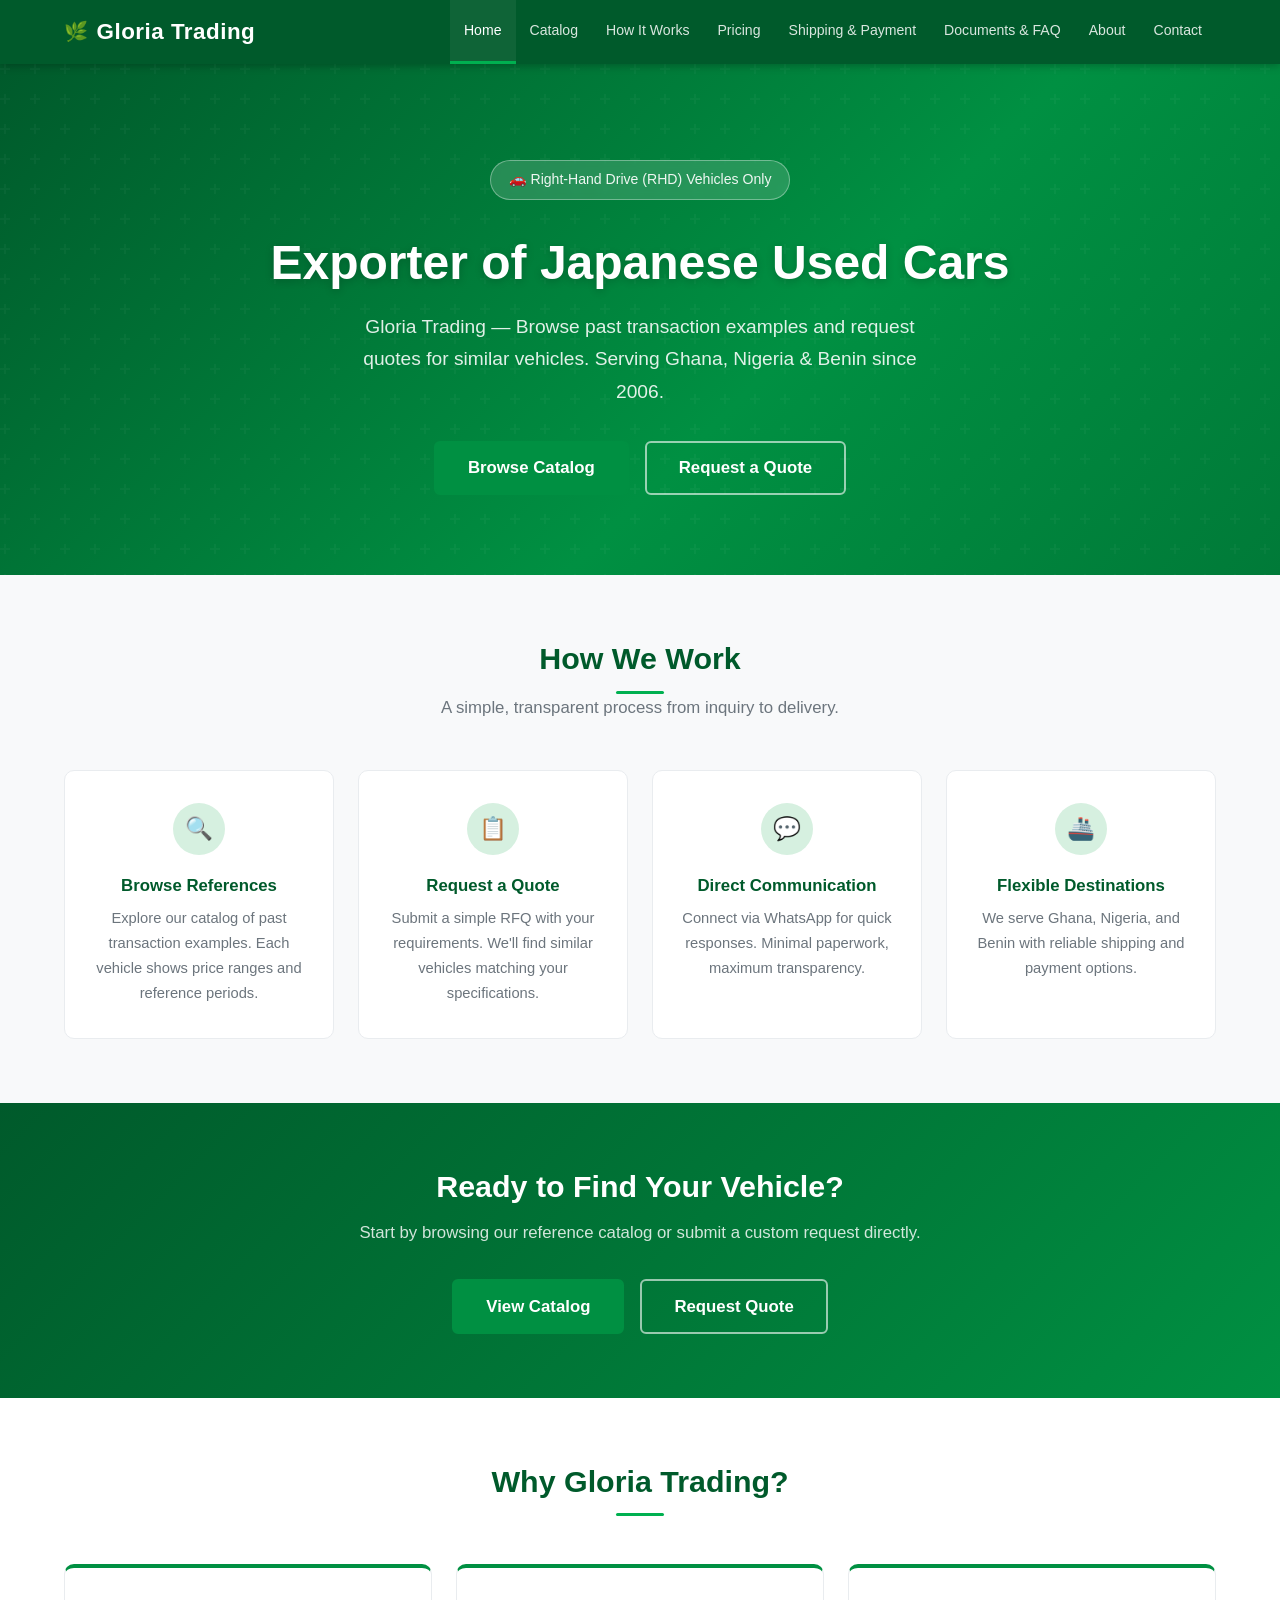
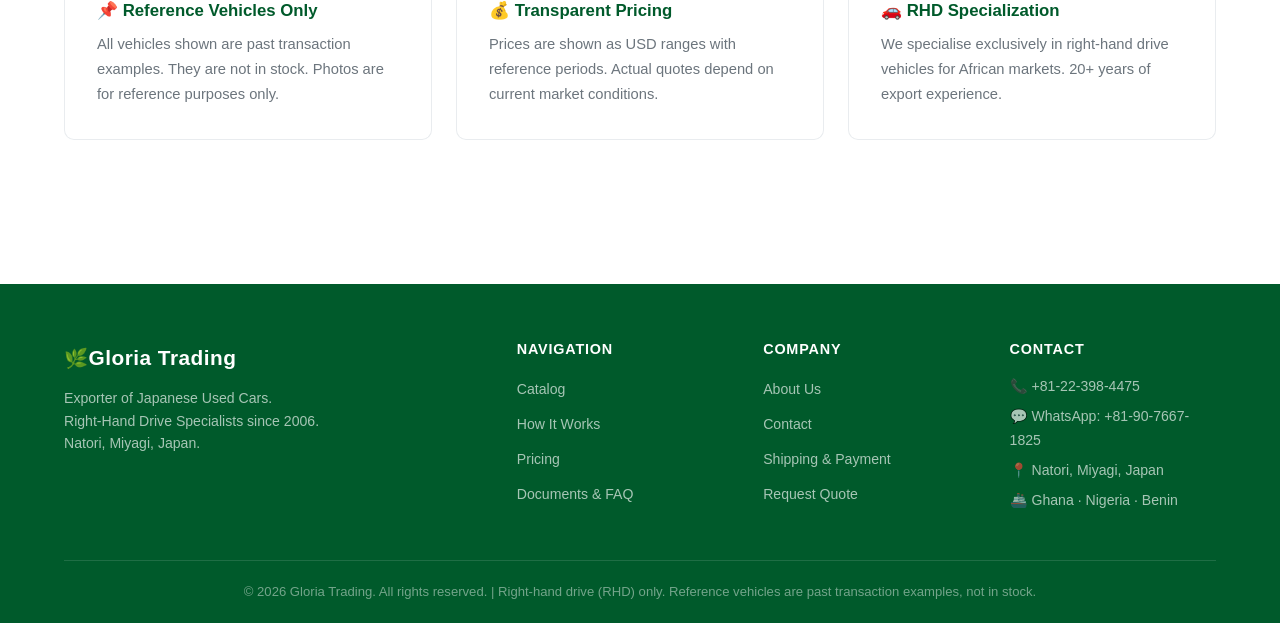
<file: index.html>
<!DOCTYPE html>
<html lang="en">
<head>
  <meta charset="UTF-8">
  <meta name="viewport" content="width=device-width, initial-scale=1.0">
  <meta name="description" content="Gloria Trading — Exporter of Japanese Used Cars. Browse past transaction examples and request quotes for right-hand drive vehicles.">
  <title>Gloria Trading — Exporter of Japanese Used Cars</title>
  <link rel="stylesheet" href="css/style.css">
</head>
<body>

  <!-- ===== HEADER ===== -->
  <header class="site-header">
    <nav class="navbar">
      <div class="container">
        <div class="navbar-brand">
          <a href="index.html" class="logo">Gloria Trading</a>
        </div>
        <button class="navbar-toggle" id="navToggle" aria-label="Menu">
          <span></span><span></span><span></span>
        </button>
        <ul class="navbar-menu" id="navMenu">
          <li><a href="index.html" class="active">Home</a></li>
          <li><a href="catalog.html">Catalog</a></li>
          <li><a href="how-it-works.html">How It Works</a></li>
          <li><a href="pricing.html">Pricing</a></li>
          <li><a href="shipping-payment.html">Shipping &amp; Payment</a></li>
          <li><a href="documents-faq.html">Documents &amp; FAQ</a></li>
          <li><a href="about.html">About</a></li>
          <li><a href="contact.html">Contact</a></li>
        </ul>
      </div>
    </nav>
  </header>

  <main>

    <!-- ===== HERO ===== -->
    <section class="hero">
      <div class="container">
        <div class="hero-content">
          <p class="disclaimer-badge">🚗 Right-Hand Drive (RHD) Vehicles Only</p>
          <h1>Exporter of Japanese Used Cars</h1>
          <p class="hero-subtitle">Gloria Trading — Browse past transaction examples and request quotes for similar vehicles. Serving Ghana, Nigeria &amp; Benin since 2006.</p>
          <div class="hero-actions">
            <a href="catalog.html" class="btn btn-primary btn-lg">Browse Catalog</a>
            <a href="rfq.html" class="btn btn-outline btn-lg">Request a Quote</a>
          </div>
        </div>
      </div>
    </section>

    <!-- ===== HOW WE WORK ===== -->
    <section class="features">
      <div class="container">
        <div class="section-title">
          <h2>How We Work</h2>
          <div class="section-divider"></div>
          <p>A simple, transparent process from inquiry to delivery.</p>
        </div>
        <div class="features-grid">
          <div class="feature-card">
            <div class="feature-icon">🔍</div>
            <h3>Browse References</h3>
            <p>Explore our catalog of past transaction examples. Each vehicle shows price ranges and reference periods.</p>
          </div>
          <div class="feature-card">
            <div class="feature-icon">📋</div>
            <h3>Request a Quote</h3>
            <p>Submit a simple RFQ with your requirements. We'll find similar vehicles matching your specifications.</p>
          </div>
          <div class="feature-card">
            <div class="feature-icon">💬</div>
            <h3>Direct Communication</h3>
            <p>Connect via WhatsApp for quick responses. Minimal paperwork, maximum transparency.</p>
          </div>
          <div class="feature-card">
            <div class="feature-icon">🚢</div>
            <h3>Flexible Destinations</h3>
            <p>We serve Ghana, Nigeria, and Benin with reliable shipping and payment options.</p>
          </div>
        </div>
      </div>
    </section>

    <!-- ===== CTA ===== -->
    <section class="cta-section">
      <div class="container">
        <h2>Ready to Find Your Vehicle?</h2>
        <p>Start by browsing our reference catalog or submit a custom request directly.</p>
        <div class="cta-buttons">
          <a href="catalog.html" class="btn btn-primary btn-lg">View Catalog</a>
          <a href="rfq.html" class="btn btn-outline btn-lg">Request Quote</a>
        </div>
      </div>
    </section>

    <!-- ===== INFO ===== -->
    <section class="info-section">
      <div class="container">
        <div class="section-title">
          <h2>Why Gloria Trading?</h2>
          <div class="section-divider"></div>
        </div>
        <div class="info-grid">
          <div class="info-box">
            <h3>📌 Reference Vehicles Only</h3>
            <p>All vehicles shown are past transaction examples. They are not in stock. Photos are for reference purposes only.</p>
          </div>
          <div class="info-box">
            <h3>💰 Transparent Pricing</h3>
            <p>Prices are shown as USD ranges with reference periods. Actual quotes depend on current market conditions.</p>
          </div>
          <div class="info-box">
            <h3>🚗 RHD Specialization</h3>
            <p>We specialise exclusively in right-hand drive vehicles for African markets. 20+ years of export experience.</p>
          </div>
        </div>
      </div>
    </section>

  </main>

  <!-- ===== FOOTER ===== -->
  <footer class="site-footer">
    <div class="container">
      <div class="footer-content">
        <div class="footer-brand">
          <a href="index.html" class="logo">Gloria Trading</a>
          <p>Exporter of Japanese Used Cars.<br>Right-Hand Drive Specialists since 2006.<br>Natori, Miyagi, Japan.</p>
        </div>
        <div class="footer-section">
          <h4>Navigation</h4>
          <ul>
            <li><a href="catalog.html">Catalog</a></li>
            <li><a href="how-it-works.html">How It Works</a></li>
            <li><a href="pricing.html">Pricing</a></li>
            <li><a href="documents-faq.html">Documents &amp; FAQ</a></li>
          </ul>
        </div>
        <div class="footer-section">
          <h4>Company</h4>
          <ul>
            <li><a href="about.html">About Us</a></li>
            <li><a href="contact.html">Contact</a></li>
            <li><a href="shipping-payment.html">Shipping &amp; Payment</a></li>
            <li><a href="rfq.html">Request Quote</a></li>
          </ul>
        </div>
        <div class="footer-section">
          <h4>Contact</h4>
          <p>📞 +81-22-398-4475</p>
          <p>💬 WhatsApp: +81-90-7667-1825</p>
          <p>📍 Natori, Miyagi, Japan</p>
          <p>🚢 Ghana · Nigeria · Benin</p>
        </div>
      </div>
      <div class="footer-bottom">
        <p>&copy; 2026 Gloria Trading. All rights reserved. | Right-hand drive (RHD) only. Reference vehicles are past transaction examples, not in stock.</p>
      </div>
    </div>
  </footer>

  <script>
    // Mobile nav toggle
    document.getElementById('navToggle').addEventListener('click', function() {
      document.getElementById('navMenu').classList.toggle('open');
    });
  </script>
  <script src="js/main.js"></script>
</body>
</html>
</file>
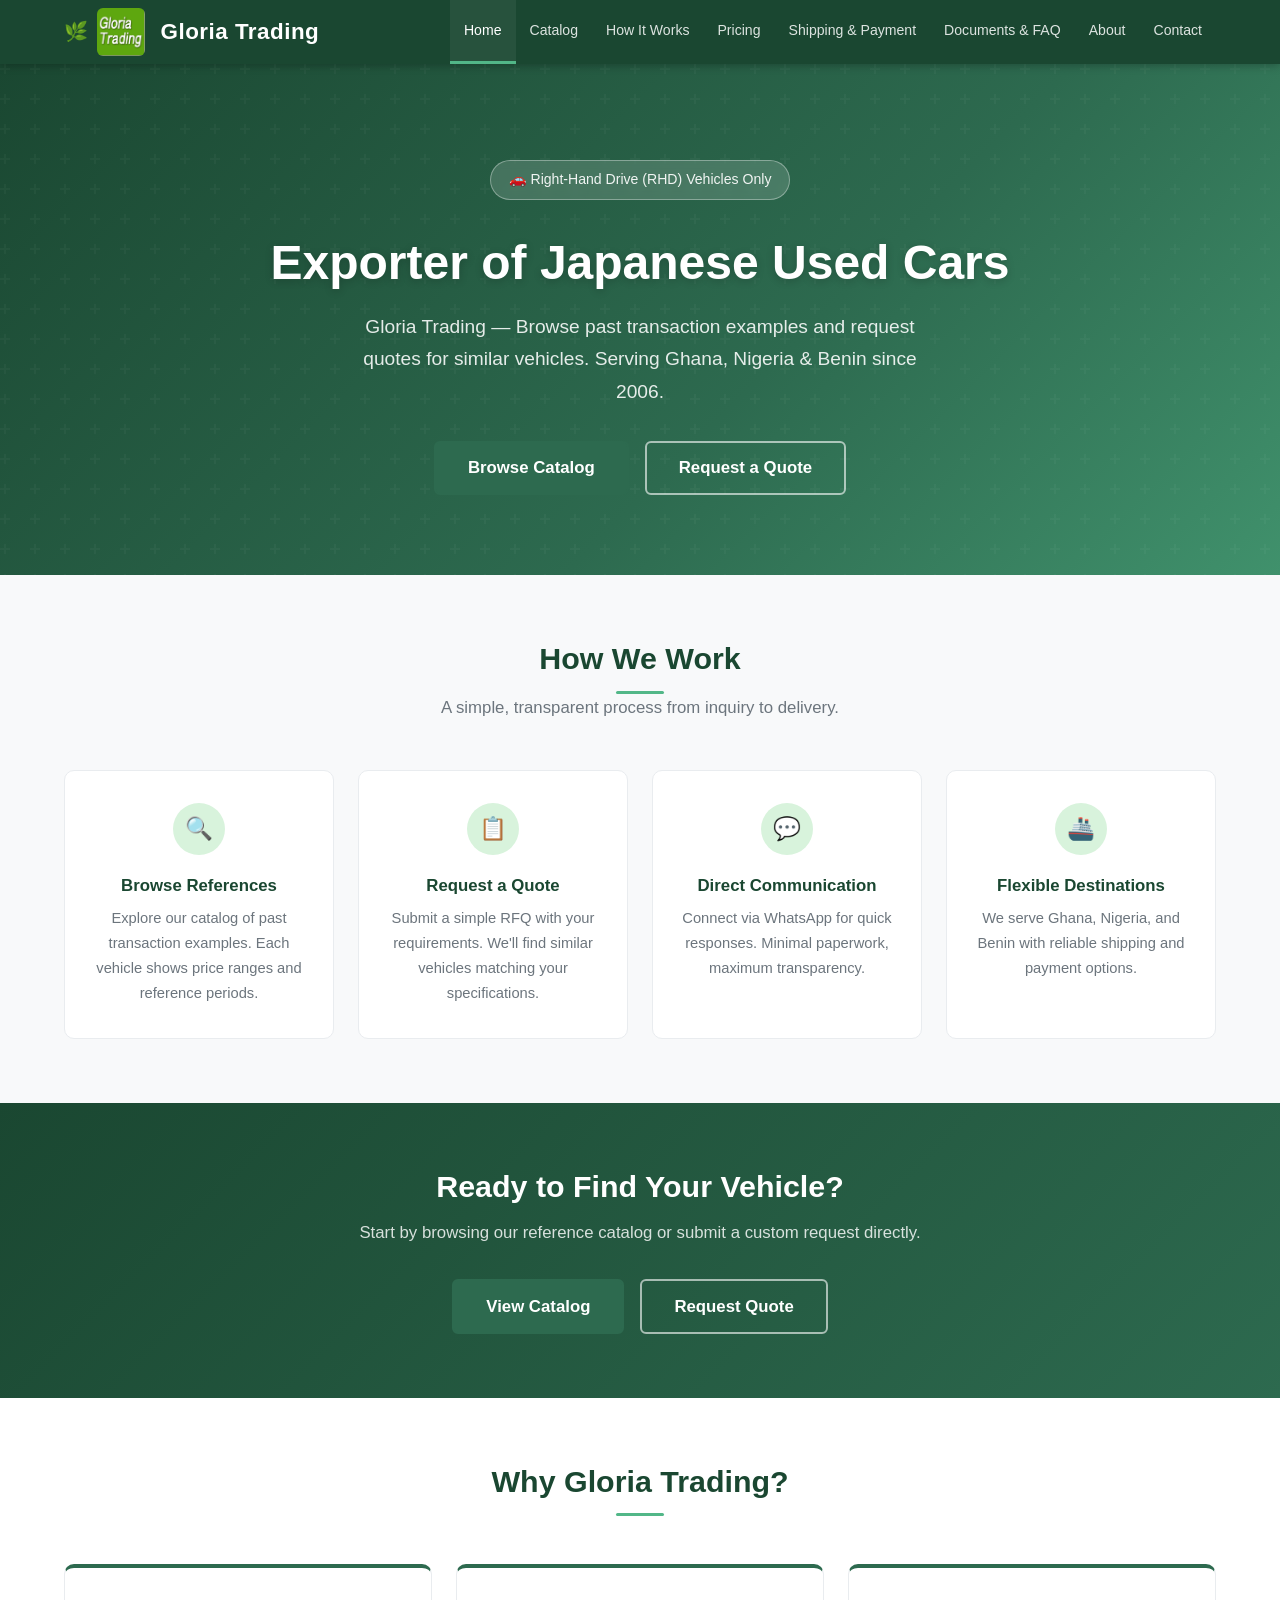
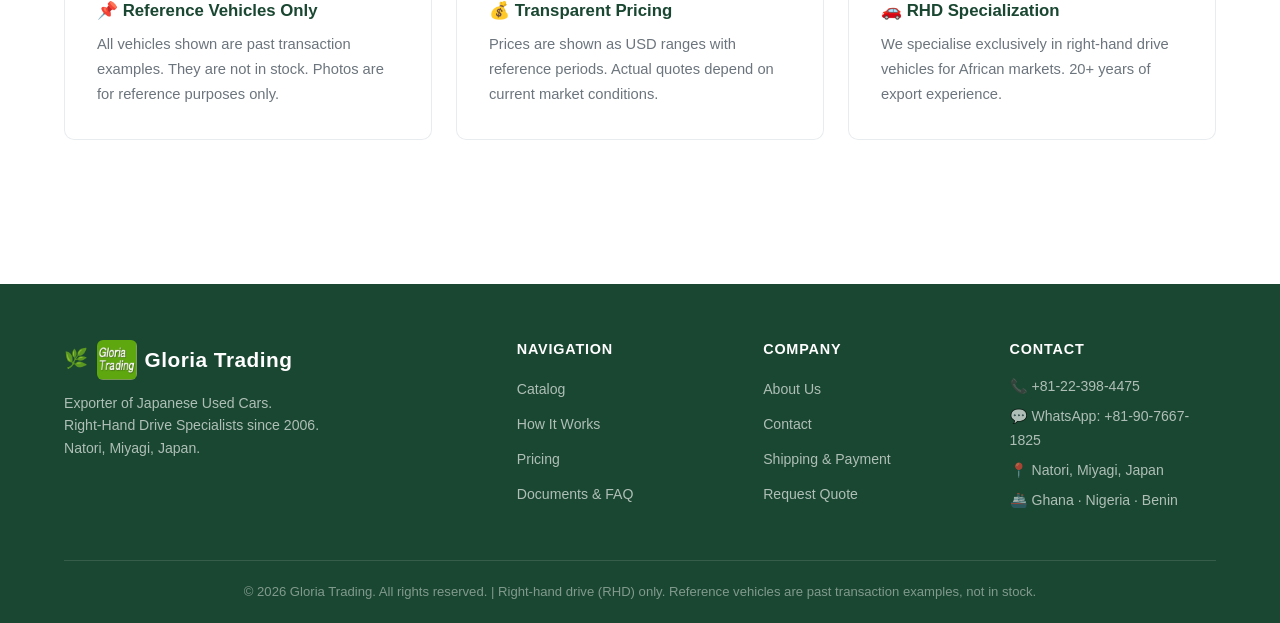
<file: js/index.html>
<!DOCTYPE html>
<html lang="en">
<head>
  <meta charset="UTF-8">
  <meta name="viewport" content="width=device-width, initial-scale=1.0">
  <meta name="description" content="Gloria Trading — Exporter of Japanese Used Cars. Browse past transaction examples and request quotes for right-hand drive vehicles.">
  <title>Gloria Trading — Exporter of Japanese Used Cars</title>
  <link rel="stylesheet" href="css/style.css">
</head>
<body>

  <!-- ===== HEADER ===== -->
  <header class="site-header">
    <nav class="navbar">
      <div class="container">
        <div class="navbar-brand">
          <a href="index.html" class="logo">
            <img src="images/gloria-trading-logo.jpg" alt="Gloria Trading" style="height:48px; width:48px; object-fit:cover; border-radius:6px; vertical-align:middle; margin-right:8px;">
            <span style="vertical-align:middle;">Gloria Trading</span>
          </a>
        </div>
        <button class="navbar-toggle" id="navToggle" aria-label="Menu">
          <span></span><span></span><span></span>
        </button>
        <ul class="navbar-menu" id="navMenu">
          <li><a href="index.html" class="active">Home</a></li>
          <li><a href="catalog.html">Catalog</a></li>
          <li><a href="how-it-works.html">How It Works</a></li>
          <li><a href="pricing.html">Pricing</a></li>
          <li><a href="shipping-payment.html">Shipping &amp; Payment</a></li>
          <li><a href="documents-faq.html">Documents &amp; FAQ</a></li>
          <li><a href="about.html">About</a></li>
          <li><a href="contact.html">Contact</a></li>
        </ul>
      </div>
    </nav>
  </header>

  <main>

    <!-- ===== HERO ===== -->
    <section class="hero">
      <div class="container">
        <div class="hero-content">
          <p class="disclaimer-badge">🚗 Right-Hand Drive (RHD) Vehicles Only</p>
          <h1>Exporter of Japanese Used Cars</h1>
          <p class="hero-subtitle">Gloria Trading — Browse past transaction examples and request quotes for similar vehicles. Serving Ghana, Nigeria &amp; Benin since 2006.</p>
          <div class="hero-actions">
            <a href="catalog.html" class="btn btn-primary btn-lg">Browse Catalog</a>
            <a href="rfq.html" class="btn btn-outline btn-lg">Request a Quote</a>
          </div>
        </div>
      </div>
    </section>

    <!-- ===== HOW WE WORK ===== -->
    <section class="features">
      <div class="container">
        <div class="section-title">
          <h2>How We Work</h2>
          <div class="section-divider"></div>
          <p>A simple, transparent process from inquiry to delivery.</p>
        </div>
        <div class="features-grid">
          <div class="feature-card">
            <div class="feature-icon">🔍</div>
            <h3>Browse References</h3>
            <p>Explore our catalog of past transaction examples. Each vehicle shows price ranges and reference periods.</p>
          </div>
          <div class="feature-card">
            <div class="feature-icon">📋</div>
            <h3>Request a Quote</h3>
            <p>Submit a simple RFQ with your requirements. We'll find similar vehicles matching your specifications.</p>
          </div>
          <div class="feature-card">
            <div class="feature-icon">💬</div>
            <h3>Direct Communication</h3>
            <p>Connect via WhatsApp for quick responses. Minimal paperwork, maximum transparency.</p>
          </div>
          <div class="feature-card">
            <div class="feature-icon">🚢</div>
            <h3>Flexible Destinations</h3>
            <p>We serve Ghana, Nigeria, and Benin with reliable shipping and payment options.</p>
          </div>
        </div>
      </div>
    </section>

    <!-- ===== CTA ===== -->
    <section class="cta-section">
      <div class="container">
        <h2>Ready to Find Your Vehicle?</h2>
        <p>Start by browsing our reference catalog or submit a custom request directly.</p>
        <div class="cta-buttons">
          <a href="catalog.html" class="btn btn-primary btn-lg">View Catalog</a>
          <a href="rfq.html" class="btn btn-outline btn-lg">Request Quote</a>
        </div>
      </div>
    </section>

    <!-- ===== INFO ===== -->
    <section class="info-section">
      <div class="container">
        <div class="section-title">
          <h2>Why Gloria Trading?</h2>
          <div class="section-divider"></div>
        </div>
        <div class="info-grid">
          <div class="info-box">
            <h3>📌 Reference Vehicles Only</h3>
            <p>All vehicles shown are past transaction examples. They are not in stock. Photos are for reference purposes only.</p>
          </div>
          <div class="info-box">
            <h3>💰 Transparent Pricing</h3>
            <p>Prices are shown as USD ranges with reference periods. Actual quotes depend on current market conditions.</p>
          </div>
          <div class="info-box">
            <h3>🚗 RHD Specialization</h3>
            <p>We specialise exclusively in right-hand drive vehicles for African markets. 20+ years of export experience.</p>
          </div>
        </div>
      </div>
    </section>

  </main>

  <!-- ===== FOOTER ===== -->
  <footer class="site-footer">
    <div class="container">
      <div class="footer-content">
        <div class="footer-brand">
          <a href="index.html" class="logo" style="display:flex; align-items:center; gap:8px;">
            <img src="images/gloria-trading-logo.jpg" alt="Gloria Trading" style="height:40px; width:40px; object-fit:cover; border-radius:6px;">
            <span>Gloria Trading</span>
          </a>
          <p>Exporter of Japanese Used Cars.<br>Right-Hand Drive Specialists since 2006.<br>Natori, Miyagi, Japan.</p>
        </div>
        <div class="footer-section">
          <h4>Navigation</h4>
          <ul>
            <li><a href="catalog.html">Catalog</a></li>
            <li><a href="how-it-works.html">How It Works</a></li>
            <li><a href="pricing.html">Pricing</a></li>
            <li><a href="documents-faq.html">Documents &amp; FAQ</a></li>
          </ul>
        </div>
        <div class="footer-section">
          <h4>Company</h4>
          <ul>
            <li><a href="about.html">About Us</a></li>
            <li><a href="contact.html">Contact</a></li>
            <li><a href="shipping-payment.html">Shipping &amp; Payment</a></li>
            <li><a href="rfq.html">Request Quote</a></li>
          </ul>
        </div>
        <div class="footer-section">
          <h4>Contact</h4>
          <p>📞 +81-22-398-4475</p>
          <p>💬 WhatsApp: +81-90-7667-1825</p>
          <p>📍 Natori, Miyagi, Japan</p>
          <p>🚢 Ghana · Nigeria · Benin</p>
        </div>
      </div>
      <div class="footer-bottom">
        <p>&copy; 2026 Gloria Trading. All rights reserved. | Right-hand drive (RHD) only. Reference vehicles are past transaction examples, not in stock.</p>
      </div>
    </div>
  </footer>

  <script>
    // Mobile nav toggle
    document.getElementById('navToggle').addEventListener('click', function() {
      document.getElementById('navMenu').classList.toggle('open');
    });
  </script>
  <script src="js/main.js"></script>
</body>
</html>
</file>
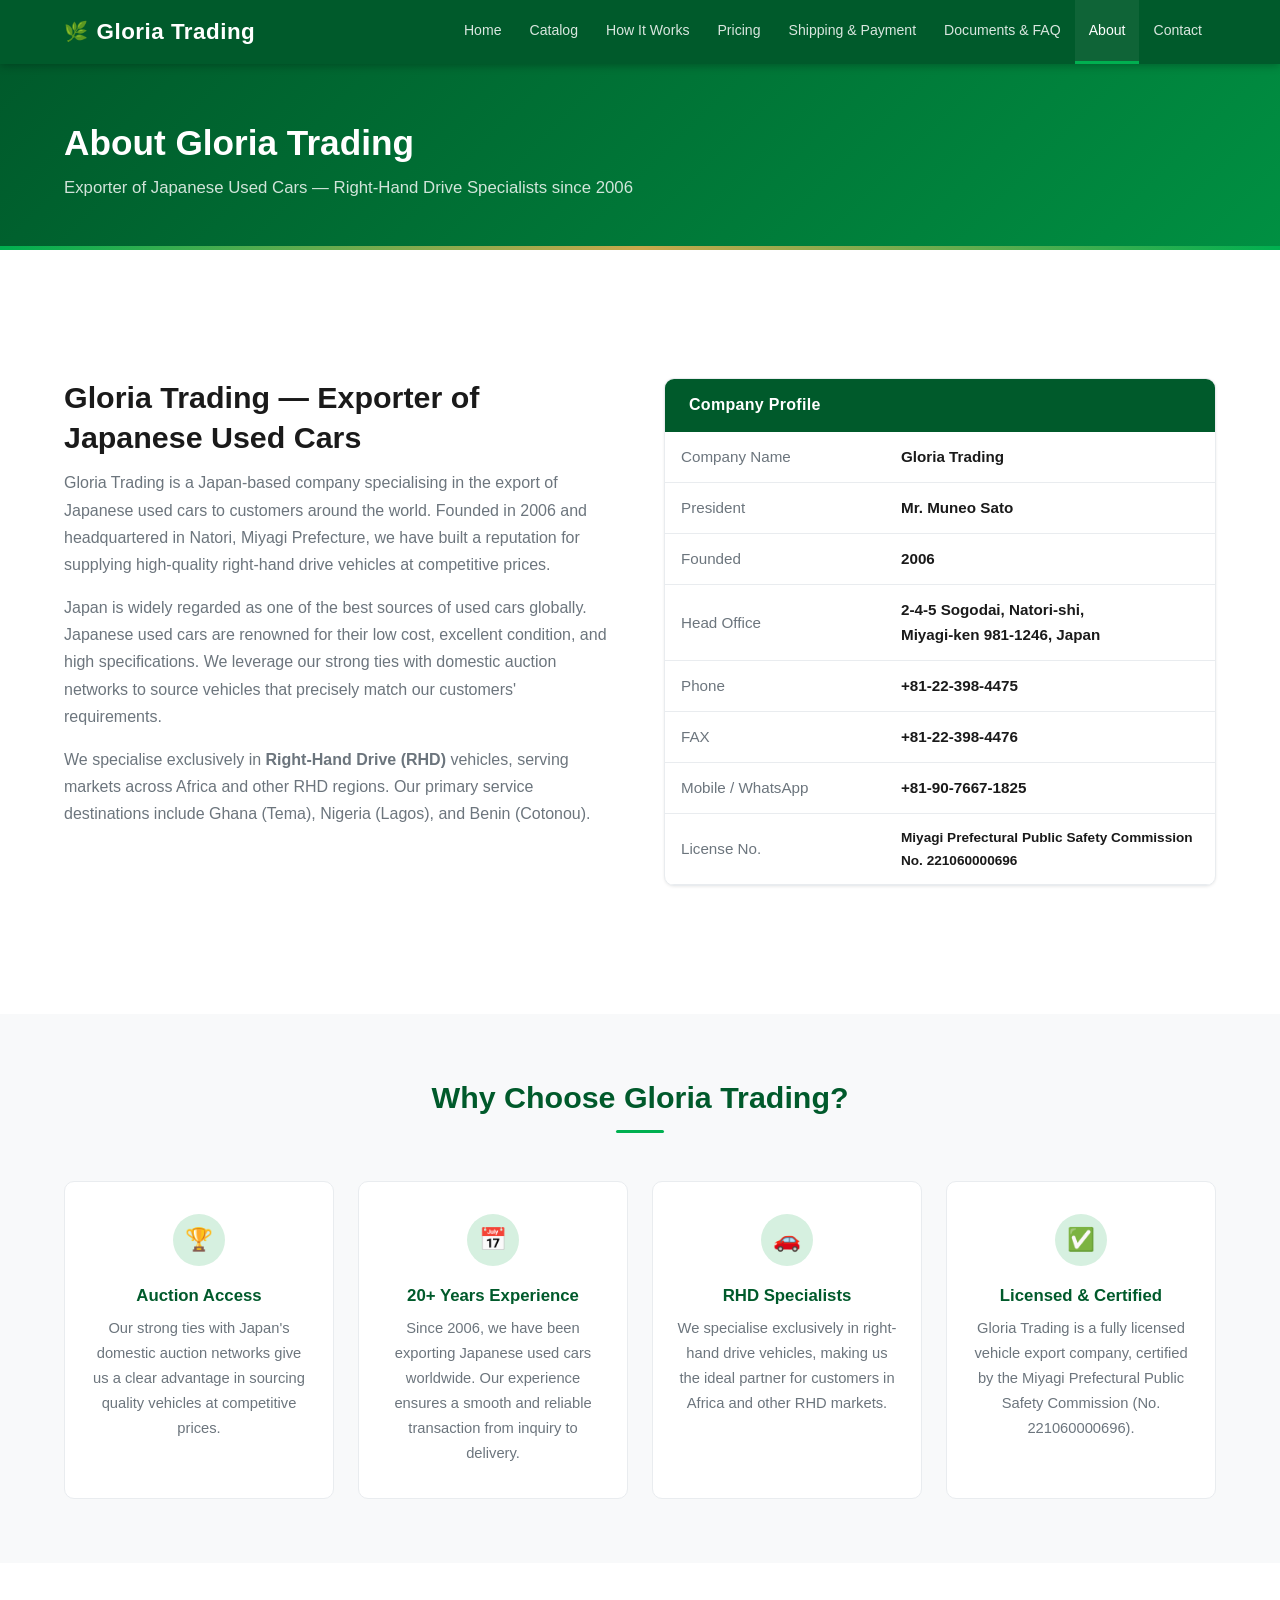
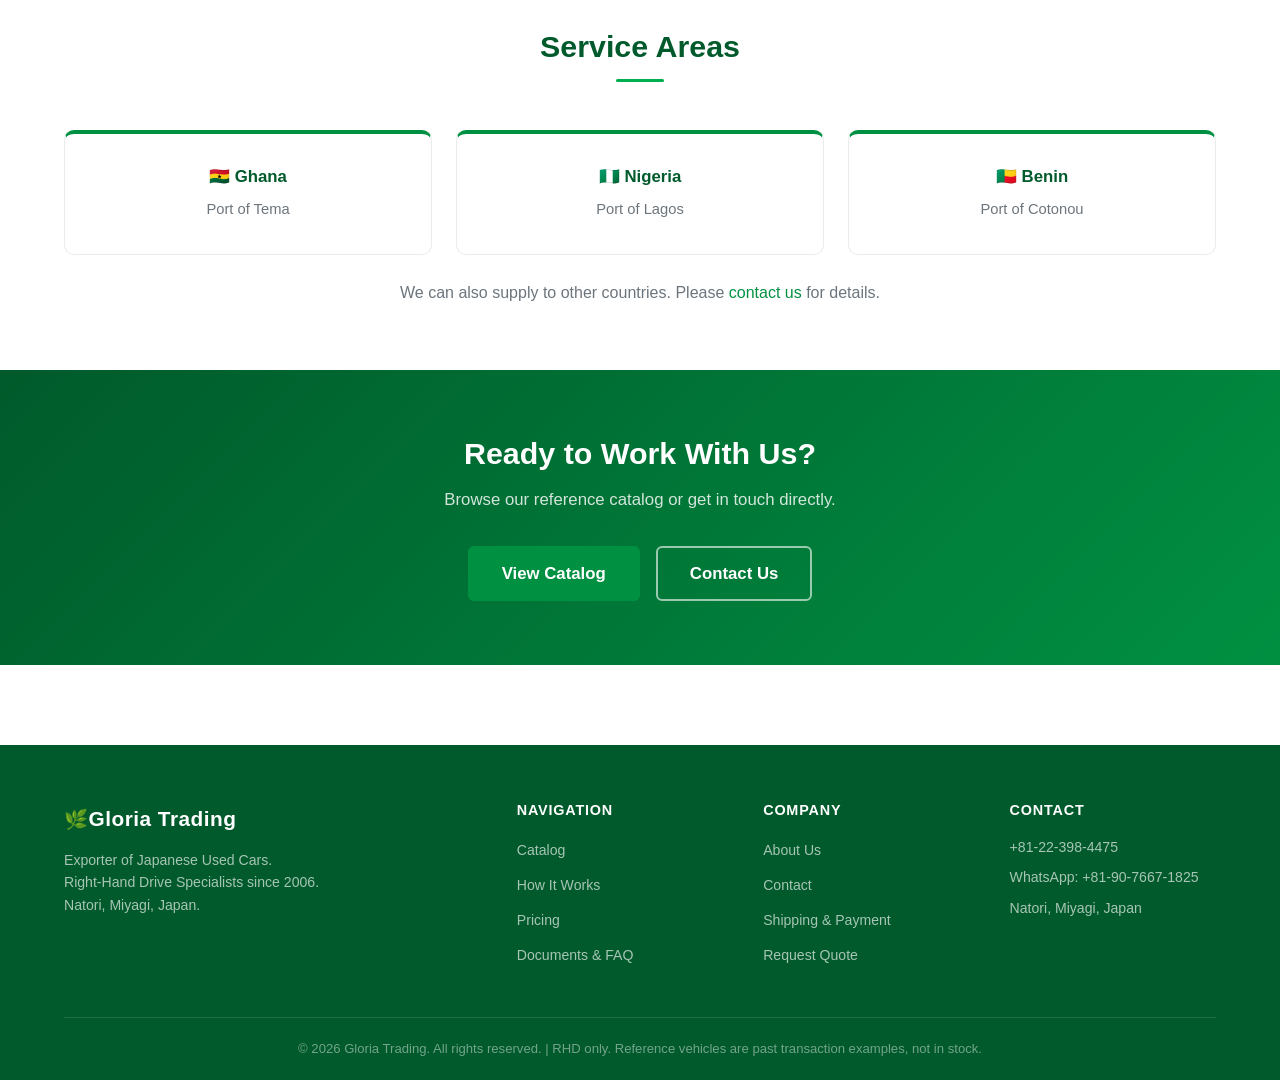
<file: about.html>
<!DOCTYPE html>
<html lang="en">
<head>
  <meta charset="UTF-8">
  <meta name="viewport" content="width=device-width, initial-scale=1.0">
  <meta name="description" content="Gloria Trading - Exporter of Japanese used cars since 2006. Based in Miyagi, Japan.">
  <title>About Us - Gloria Trading</title>
  <link rel="stylesheet" href="css/style.css">
</head>
<body>

  <header class="site-header">
    <nav class="navbar">
      <div class="container">
        <div class="navbar-brand">
          <a href="index.html" class="logo">Gloria Trading</a>
        </div>
        <button class="navbar-toggle" id="navToggle" aria-label="Menu">
          <span></span><span></span><span></span>
        </button>
        <ul class="navbar-menu" id="navMenu">
          <li><a href="index.html">Home</a></li>
          <li><a href="catalog.html">Catalog</a></li>
          <li><a href="how-it-works.html">How It Works</a></li>
          <li><a href="pricing.html">Pricing</a></li>
          <li><a href="shipping-payment.html">Shipping &amp; Payment</a></li>
          <li><a href="documents-faq.html">Documents &amp; FAQ</a></li>
          <li><a href="about.html" class="active">About</a></li>
          <li><a href="contact.html">Contact</a></li>
        </ul>
      </div>
    </nav>
  </header>

  <main>
    <section class="page-header">
      <div class="container">
        <h1>About Gloria Trading</h1>
        <p>Exporter of Japanese Used Cars — Right-Hand Drive Specialists since 2006</p>
      </div>
    </section>

    <!-- Company Intro -->
    <section style="padding: 4rem 0;">
      <div class="container">
        <div class="about-intro">
          <div>
            <h2>Gloria Trading — Exporter of Japanese Used Cars</h2>
            <p>Gloria Trading is a Japan-based company specialising in the export of Japanese used cars to customers around the world. Founded in 2006 and headquartered in Natori, Miyagi Prefecture, we have built a reputation for supplying high-quality right-hand drive vehicles at competitive prices.</p>
            <p>Japan is widely regarded as one of the best sources of used cars globally. Japanese used cars are renowned for their low cost, excellent condition, and high specifications. We leverage our strong ties with domestic auction networks to source vehicles that precisely match our customers' requirements.</p>
            <p>We specialise exclusively in <strong>Right-Hand Drive (RHD)</strong> vehicles, serving markets across Africa and other RHD regions. Our primary service destinations include Ghana (Tema), Nigeria (Lagos), and Benin (Cotonou).</p>
          </div>
          <div class="company-profile-card">
            <h3>Company Profile</h3>
            <table class="profile-table">
              <tr><td>Company Name</td><td>Gloria Trading</td></tr>
              <tr><td>President</td><td>Mr. Muneo Sato</td></tr>
              <tr><td>Founded</td><td>2006</td></tr>
              <tr><td>Head Office</td><td>2-4-5 Sogodai, Natori-shi,<br>Miyagi-ken 981-1246, Japan</td></tr>
              <tr><td>Phone</td><td>+81-22-398-4475</td></tr>
              <tr><td>FAX</td><td>+81-22-398-4476</td></tr>
              <tr><td>Mobile / WhatsApp</td><td>+81-90-7667-1825</td></tr>
              <tr><td>License No.</td><td style="font-size:0.85rem;">Miyagi Prefectural Public Safety Commission<br>No. 221060000696</td></tr>
            </table>
          </div>
        </div>
      </div>
    </section>

    <!-- Why Choose -->
    <section class="features" style="background:#f8f9fa;">
      <div class="container">
        <div class="section-title">
          <h2>Why Choose Gloria Trading?</h2>
          <div class="section-divider"></div>
        </div>
        <div class="features-grid">
          <div class="feature-card">
            <div class="feature-icon">🏆</div>
            <h3>Auction Access</h3>
            <p>Our strong ties with Japan's domestic auction networks give us a clear advantage in sourcing quality vehicles at competitive prices.</p>
          </div>
          <div class="feature-card">
            <div class="feature-icon">📅</div>
            <h3>20+ Years Experience</h3>
            <p>Since 2006, we have been exporting Japanese used cars worldwide. Our experience ensures a smooth and reliable transaction from inquiry to delivery.</p>
          </div>
          <div class="feature-card">
            <div class="feature-icon">🚗</div>
            <h3>RHD Specialists</h3>
            <p>We specialise exclusively in right-hand drive vehicles, making us the ideal partner for customers in Africa and other RHD markets.</p>
          </div>
          <div class="feature-card">
            <div class="feature-icon">✅</div>
            <h3>Licensed &amp; Certified</h3>
            <p>Gloria Trading is a fully licensed vehicle export company, certified by the Miyagi Prefectural Public Safety Commission (No. 221060000696).</p>
          </div>
        </div>
      </div>
    </section>

    <!-- Service Areas -->
    <section class="info-section">
      <div class="container">
        <div class="section-title">
          <h2>Service Areas</h2>
          <div class="section-divider"></div>
        </div>
        <div class="info-grid">
          <div class="info-box" style="text-align:center;">
            <h3>🇬🇭 Ghana</h3>
            <p>Port of Tema</p>
          </div>
          <div class="info-box" style="text-align:center;">
            <h3>🇳🇬 Nigeria</h3>
            <p>Port of Lagos</p>
          </div>
          <div class="info-box" style="text-align:center;">
            <h3>🇧🇯 Benin</h3>
            <p>Port of Cotonou</p>
          </div>
        </div>
        <p style="text-align:center; margin-top:1.5rem; color:var(--text-muted);">We can also supply to other countries. Please <a href="contact.html">contact us</a> for details.</p>
      </div>
    </section>

    <!-- CTA -->
    <section class="cta-section">
      <div class="container">
        <h2>Ready to Work With Us?</h2>
        <p>Browse our reference catalog or get in touch directly.</p>
        <div class="cta-buttons">
          <a href="catalog.html" class="btn btn-primary btn-lg">View Catalog</a>
          <a href="contact.html" class="btn btn-outline btn-lg">Contact Us</a>
        </div>
      </div>
    </section>
  </main>

  <footer class="site-footer">
    <div class="container">
      <div class="footer-content">
        <div class="footer-brand">
          <a href="index.html" class="logo">Gloria Trading</a>
          <p>Exporter of Japanese Used Cars.<br>Right-Hand Drive Specialists since 2006.<br>Natori, Miyagi, Japan.</p>
        </div>
        <div class="footer-section">
          <h4>Navigation</h4>
          <ul>
            <li><a href="catalog.html">Catalog</a></li>
            <li><a href="how-it-works.html">How It Works</a></li>
            <li><a href="pricing.html">Pricing</a></li>
            <li><a href="documents-faq.html">Documents &amp; FAQ</a></li>
          </ul>
        </div>
        <div class="footer-section">
          <h4>Company</h4>
          <ul>
            <li><a href="about.html">About Us</a></li>
            <li><a href="contact.html">Contact</a></li>
            <li><a href="shipping-payment.html">Shipping &amp; Payment</a></li>
            <li><a href="rfq.html">Request Quote</a></li>
          </ul>
        </div>
        <div class="footer-section">
          <h4>Contact</h4>
          <p>+81-22-398-4475</p>
          <p>WhatsApp: +81-90-7667-1825</p>
          <p>Natori, Miyagi, Japan</p>
        </div>
      </div>
      <div class="footer-bottom">
        <p>&copy; 2026 Gloria Trading. All rights reserved. | RHD only. Reference vehicles are past transaction examples, not in stock.</p>
      </div>
    </div>
  </footer>

  <script>
    document.getElementById('navToggle').addEventListener('click', function() {
      document.getElementById('navMenu').classList.toggle('open');
    });
  </script>
  <script src="js/main.js"></script>
</body>
</html>
</file>
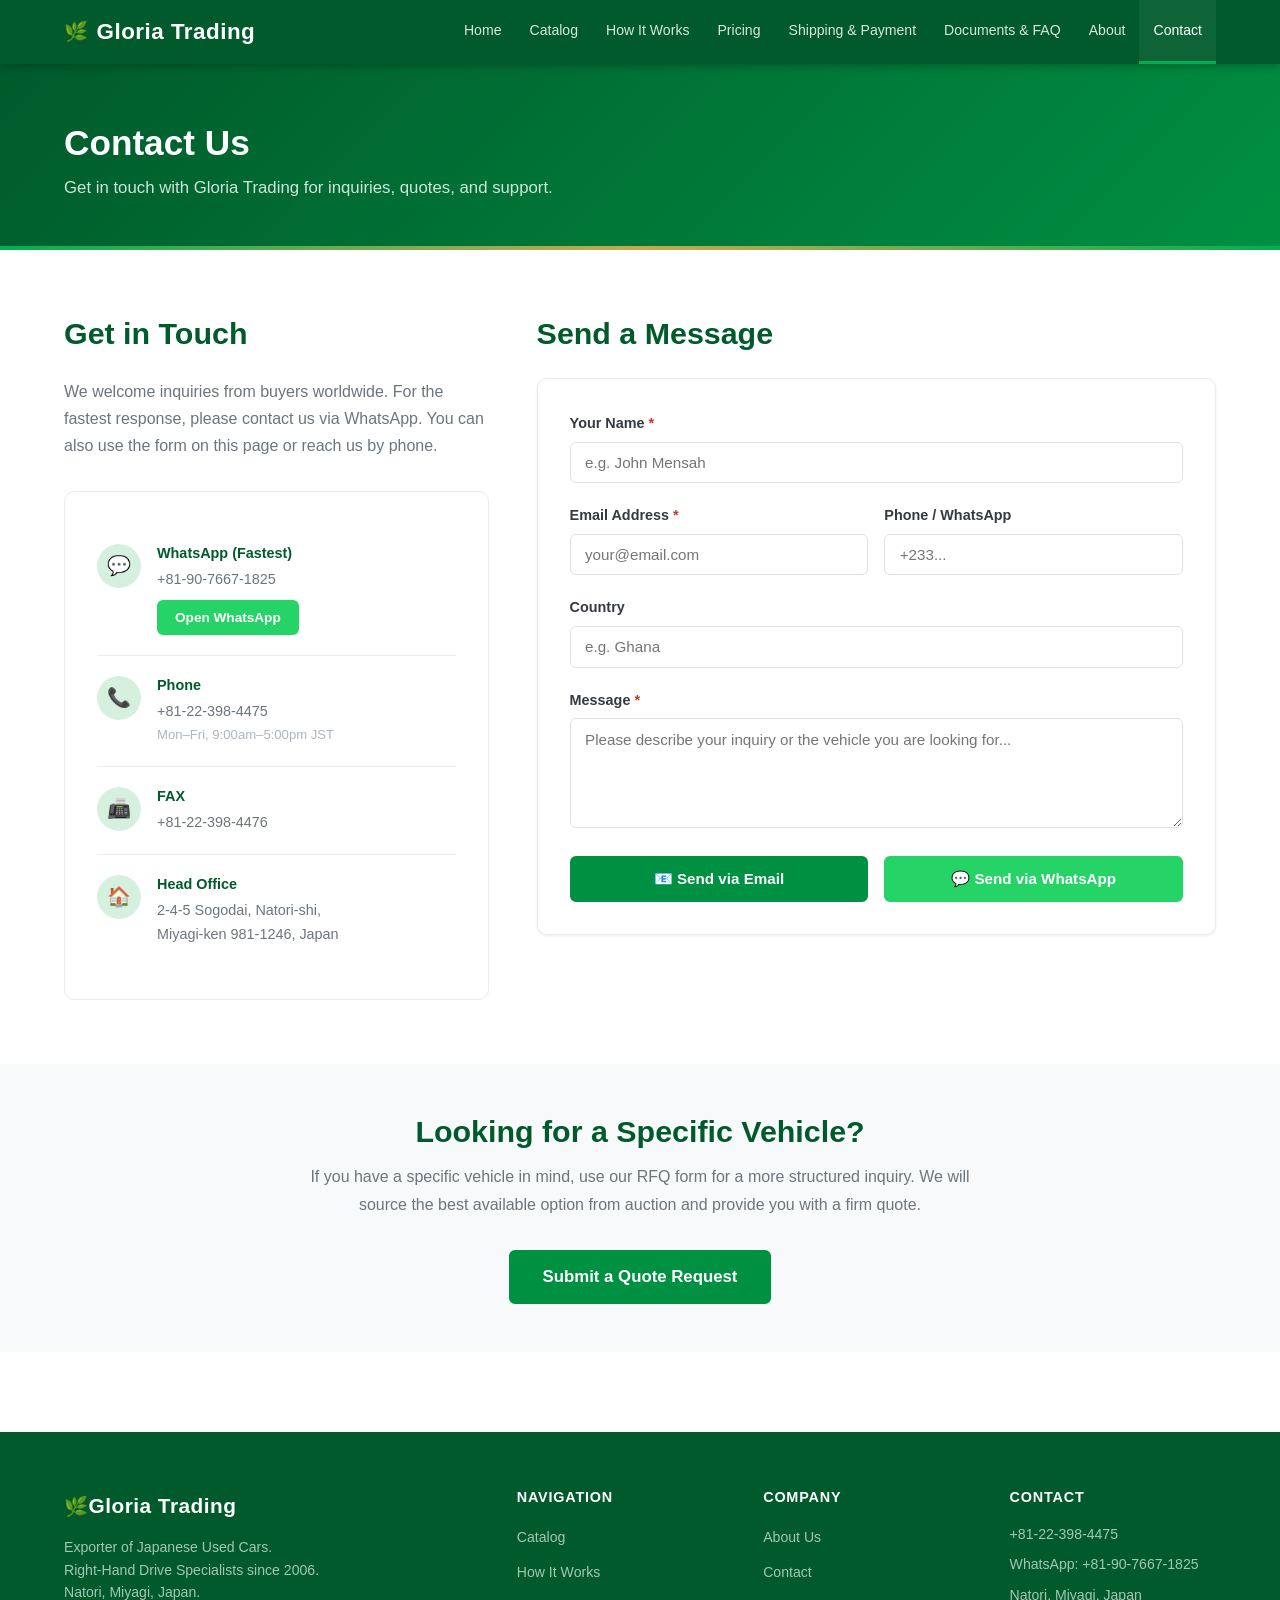
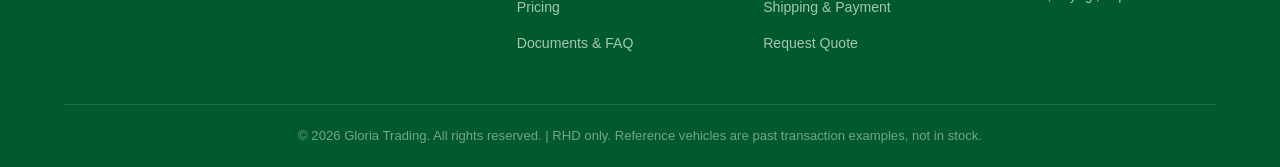
<file: contact.html>
<!DOCTYPE html>
<html lang="en">
<head>
  <meta charset="UTF-8">
  <meta name="viewport" content="width=device-width, initial-scale=1.0">
  <meta name="description" content="Contact Gloria Trading for Japanese used car inquiries. WhatsApp, phone, and email available.">
  <title>Contact Us - Gloria Trading</title>
  <link rel="stylesheet" href="css/style.css">
</head>
<body>

  <header class="site-header">
    <nav class="navbar">
      <div class="container">
        <div class="navbar-brand">
          <a href="index.html" class="logo">Gloria Trading</a>
        </div>
        <button class="navbar-toggle" id="navToggle" aria-label="Menu">
          <span></span><span></span><span></span>
        </button>
        <ul class="navbar-menu" id="navMenu">
          <li><a href="index.html">Home</a></li>
          <li><a href="catalog.html">Catalog</a></li>
          <li><a href="how-it-works.html">How It Works</a></li>
          <li><a href="pricing.html">Pricing</a></li>
          <li><a href="shipping-payment.html">Shipping &amp; Payment</a></li>
          <li><a href="documents-faq.html">Documents &amp; FAQ</a></li>
          <li><a href="about.html">About</a></li>
          <li><a href="contact.html" class="active">Contact</a></li>
        </ul>
      </div>
    </nav>
  </header>

  <main>
    <section class="page-header">
      <div class="container">
        <h1>Contact Us</h1>
        <p>Get in touch with Gloria Trading for inquiries, quotes, and support.</p>
      </div>
    </section>

    <section style="padding: 4rem 0;">
      <div class="container">
        <div class="contact-layout">

          <!-- Contact Info -->
          <div>
            <h2 style="color: var(--green-dark); margin-bottom: 1.5rem;">Get in Touch</h2>
            <p style="margin-bottom: 2rem;">We welcome inquiries from buyers worldwide. For the fastest response, please contact us via WhatsApp. You can also use the form on this page or reach us by phone.</p>

            <div class="contact-info-card">
              <div class="contact-item">
                <div class="contact-icon">💬</div>
                <div>
                  <h4>WhatsApp (Fastest)</h4>
                  <p>+81-90-7667-1825</p>
                  <a href="https://wa.me/819076671825" target="_blank" class="btn btn-whatsapp btn-sm" style="margin-top: 0.5rem; display: inline-block;">Open WhatsApp</a>
                </div>
              </div>
              <div class="contact-item">
                <div class="contact-icon">📞</div>
                <div>
                  <h4>Phone</h4>
                  <p>+81-22-398-4475</p>
                  <p style="font-size: 0.82rem; color: var(--gray-500);">Mon–Fri, 9:00am–5:00pm JST</p>
                </div>
              </div>
              <div class="contact-item">
                <div class="contact-icon">📠</div>
                <div>
                  <h4>FAX</h4>
                  <p>+81-22-398-4476</p>
                </div>
              </div>
              <div class="contact-item">
                <div class="contact-icon">🏠</div>
                <div>
                  <h4>Head Office</h4>
                  <p>2-4-5 Sogodai, Natori-shi,<br>Miyagi-ken 981-1246, Japan</p>
                </div>
              </div>
            </div>
          </div>

          <!-- Contact Form -->
          <div>
            <h2 style="color: var(--green-dark); margin-bottom: 1.5rem;">Send a Message</h2>
            <div id="status-message" class="status-message" style="display:none;"></div>
            <div class="form-card">
              <form id="contact-form">
                <div class="form-group">
                  <label for="contact-name">Your Name <span style="color:#c0392b;">*</span></label>
                  <input type="text" id="contact-name" name="name" required placeholder="e.g. John Mensah">
                </div>
                <div class="form-row">
                  <div class="form-group">
                    <label for="contact-email">Email Address <span style="color:#c0392b;">*</span></label>
                    <input type="email" id="contact-email" name="email" required placeholder="your@email.com">
                  </div>
                  <div class="form-group">
                    <label for="contact-phone">Phone / WhatsApp</label>
                    <input type="tel" id="contact-phone" name="phone" placeholder="+233...">
                  </div>
                </div>
                <div class="form-group">
                  <label for="contact-country">Country</label>
                  <input type="text" id="contact-country" name="country" placeholder="e.g. Ghana">
                </div>
                <div class="form-group">
                  <label for="contact-message">Message <span style="color:#c0392b;">*</span></label>
                  <textarea id="contact-message" name="message" rows="5" required placeholder="Please describe your inquiry or the vehicle you are looking for..."></textarea>
                </div>
                <div style="display: flex; gap: 1rem; flex-wrap: wrap;">
                  <button type="button" id="contact-email-btn" class="btn btn-primary" style="flex: 1;">📧 Send via Email</button>
                  <button type="button" id="contact-wa-btn" class="btn btn-whatsapp" style="flex: 1;">💬 Send via WhatsApp</button>
                </div>
              </form>
            </div>
          </div>

        </div>
      </div>
    </section>

    <!-- RFQ Prompt -->
    <section style="padding: 3rem 0; background: var(--gray-100);">
      <div class="container">
        <div style="max-width: 700px; margin: 0 auto; text-align: center;">
          <h2 style="color: var(--green-dark);">Looking for a Specific Vehicle?</h2>
          <p>If you have a specific vehicle in mind, use our RFQ form for a more structured inquiry. We will source the best available option from auction and provide you with a firm quote.</p>
          <a href="rfq.html" class="btn btn-primary btn-lg" style="margin-top: 1rem;">Submit a Quote Request</a>
        </div>
      </div>
    </section>
  </main>

  <footer class="site-footer">
    <div class="container">
      <div class="footer-content">
        <div class="footer-brand">
          <a href="index.html" class="logo">Gloria Trading</a>
          <p>Exporter of Japanese Used Cars.<br>Right-Hand Drive Specialists since 2006.<br>Natori, Miyagi, Japan.</p>
        </div>
        <div class="footer-section">
          <h4>Navigation</h4>
          <ul>
            <li><a href="catalog.html">Catalog</a></li>
            <li><a href="how-it-works.html">How It Works</a></li>
            <li><a href="pricing.html">Pricing</a></li>
            <li><a href="documents-faq.html">Documents &amp; FAQ</a></li>
          </ul>
        </div>
        <div class="footer-section">
          <h4>Company</h4>
          <ul>
            <li><a href="about.html">About Us</a></li>
            <li><a href="contact.html">Contact</a></li>
            <li><a href="shipping-payment.html">Shipping &amp; Payment</a></li>
            <li><a href="rfq.html">Request Quote</a></li>
          </ul>
        </div>
        <div class="footer-section">
          <h4>Contact</h4>
          <p>+81-22-398-4475</p>
          <p>WhatsApp: +81-90-7667-1825</p>
          <p>Natori, Miyagi, Japan</p>
        </div>
      </div>
      <div class="footer-bottom">
        <p>&copy; 2026 Gloria Trading. All rights reserved. | RHD only. Reference vehicles are past transaction examples, not in stock.</p>
      </div>
    </div>
  </footer>

  <script>
    document.getElementById('navToggle').addEventListener('click', function() {
      document.getElementById('navMenu').classList.toggle('open');
    });

    document.addEventListener("DOMContentLoaded", function() {
      var emailBtn = document.getElementById("contact-email-btn");
      var waBtn = document.getElementById("contact-wa-btn");

      if (emailBtn) {
        emailBtn.addEventListener("click", function() {
          var name = document.getElementById("contact-name").value.trim();
          var email = document.getElementById("contact-email").value.trim();
          var phone = document.getElementById("contact-phone").value.trim();
          var country = document.getElementById("contact-country").value.trim();
          var message = document.getElementById("contact-message").value.trim();
          if (!name || !email || !message) {
            alert("Please fill in Name, Email, and Message.");
            return;
          }
          var subject = encodeURIComponent("Inquiry from " + name);
          var body = encodeURIComponent("Name: " + name + "\nEmail: " + email + "\nPhone: " + phone + "\nCountry: " + country + "\n\nMessage:\n" + message);
          window.location.href = "mailto:info@gloriatrading.com?subject=" + subject + "&body=" + body;
        });
      }

      if (waBtn) {
        waBtn.addEventListener("click", function() {
          var name = document.getElementById("contact-name").value.trim();
          var phone = document.getElementById("contact-phone").value.trim();
          var country = document.getElementById("contact-country").value.trim();
          var message = document.getElementById("contact-message").value.trim();
          if (!name || !message) {
            alert("Please fill in Name and Message.");
            return;
          }
          var waText = "Hello Gloria Trading,\n\nName: " + name + "\nPhone: " + phone + "\nCountry: " + country + "\n\nMessage:\n" + message;
          var encoded = encodeURIComponent(waText);
          window.open("https://wa.me/819076671825?text=" + encoded, "_blank");
        });
      }
    });
  </script>
</body>
</html>
</file>
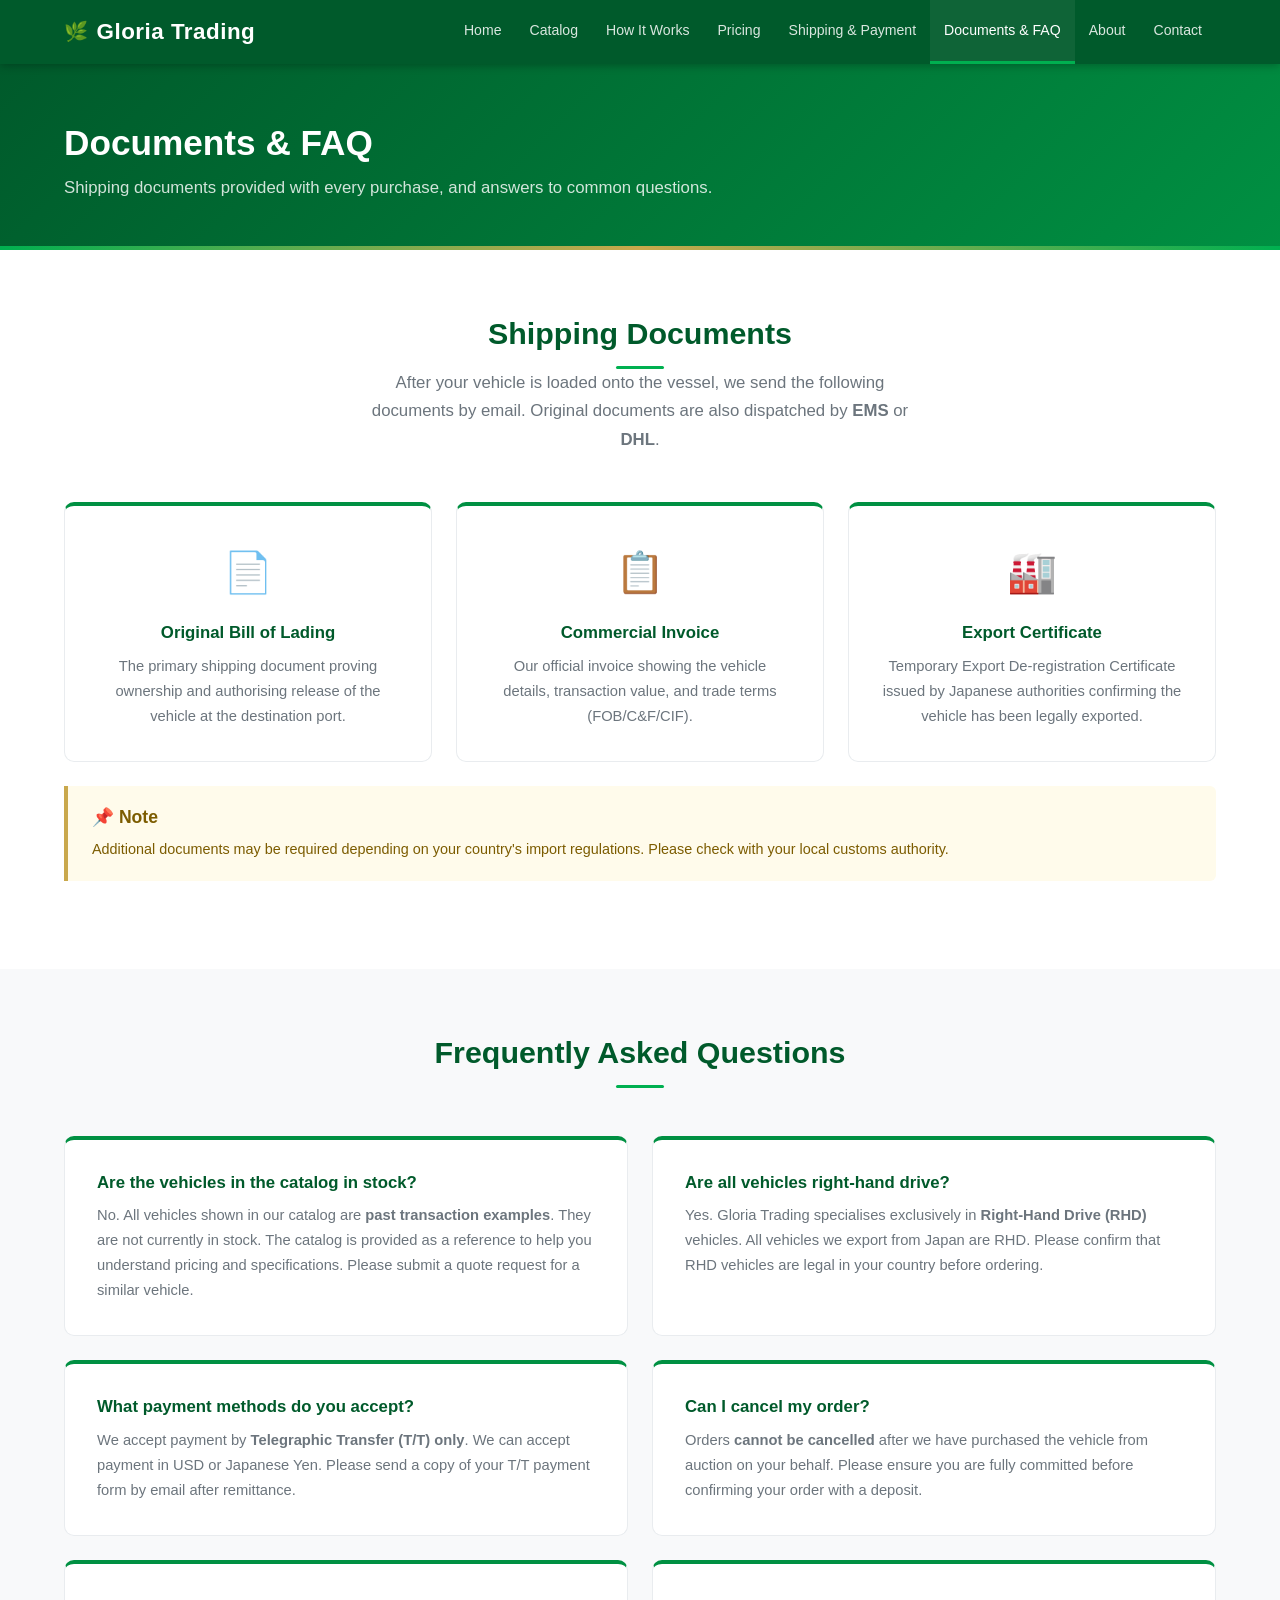
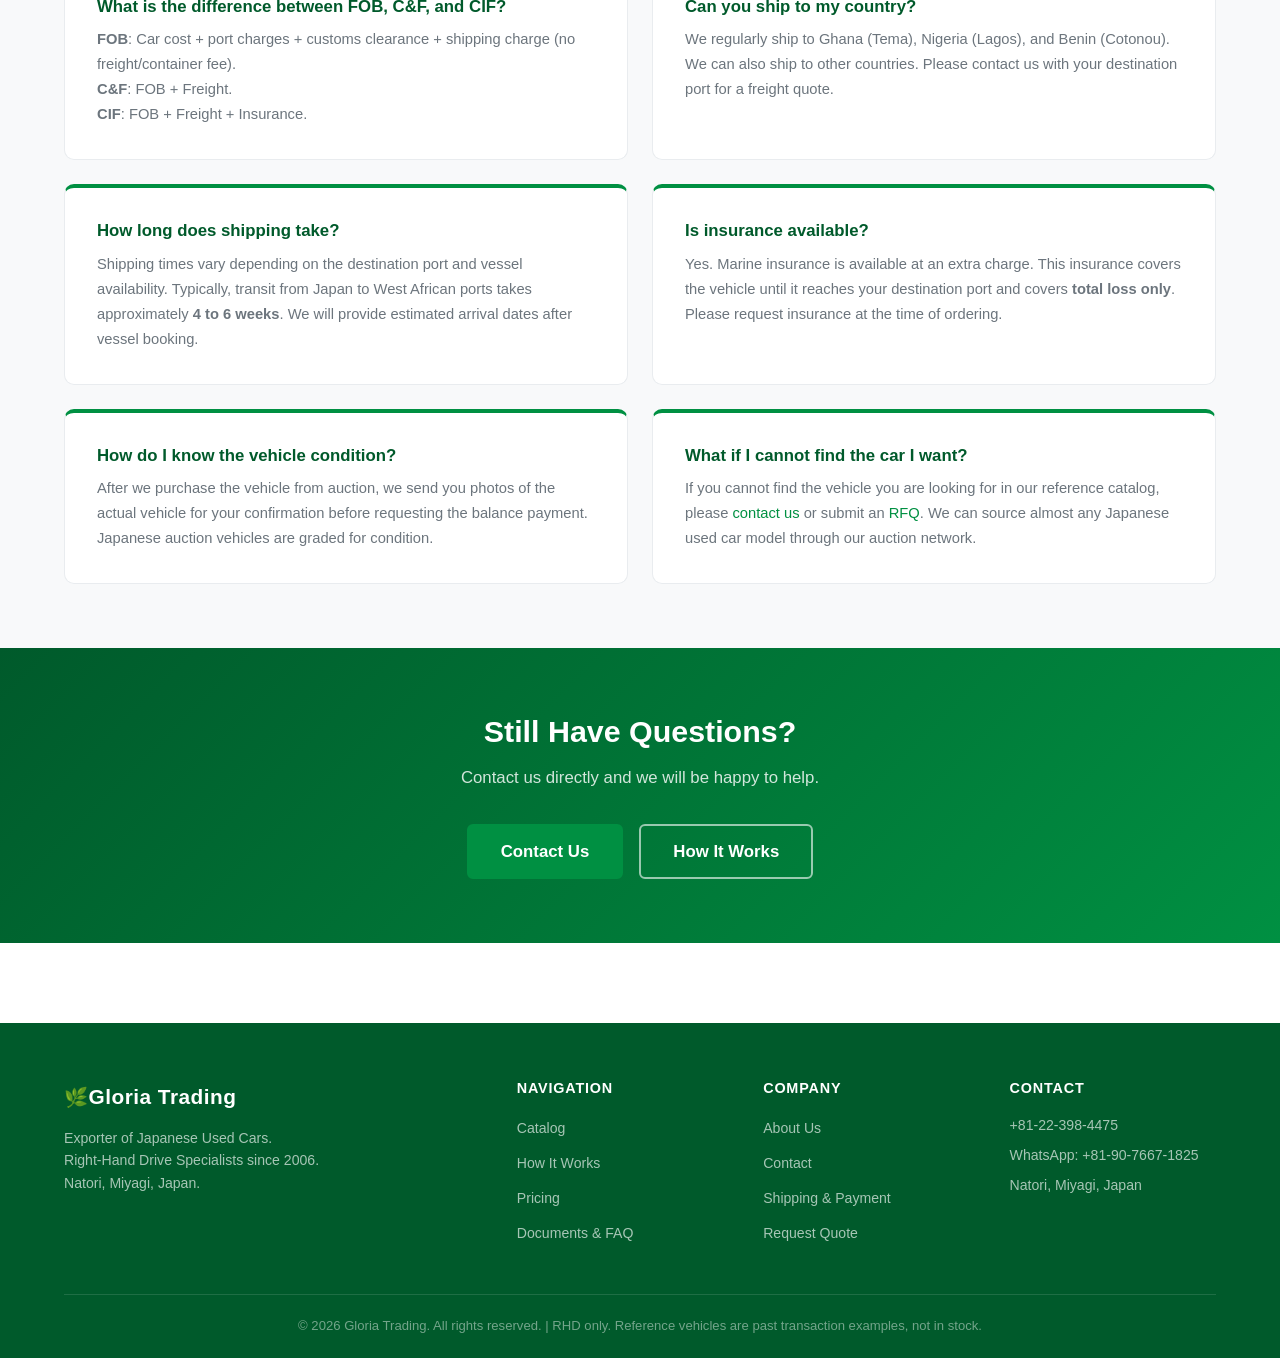
<file: documents-faq.html>
<!DOCTYPE html>
<html lang="en">
<head>
  <meta charset="UTF-8">
  <meta name="viewport" content="width=device-width, initial-scale=1.0">
  <meta name="description" content="Documents provided with your vehicle purchase and frequently asked questions about Gloria Trading.">
  <title>Documents &amp; FAQ - Gloria Trading</title>
  <link rel="stylesheet" href="css/style.css">
</head>
<body>

  <header class="site-header">
    <nav class="navbar">
      <div class="container">
        <div class="navbar-brand">
          <a href="index.html" class="logo">Gloria Trading</a>
        </div>
        <button class="navbar-toggle" id="navToggle" aria-label="Menu">
          <span></span><span></span><span></span>
        </button>
        <ul class="navbar-menu" id="navMenu">
          <li><a href="index.html">Home</a></li>
          <li><a href="catalog.html">Catalog</a></li>
          <li><a href="how-it-works.html">How It Works</a></li>
          <li><a href="pricing.html">Pricing</a></li>
          <li><a href="shipping-payment.html">Shipping &amp; Payment</a></li>
          <li><a href="documents-faq.html" class="active">Documents &amp; FAQ</a></li>
          <li><a href="about.html">About</a></li>
          <li><a href="contact.html">Contact</a></li>
        </ul>
      </div>
    </nav>
  </header>

  <main>
    <section class="page-header">
      <div class="container">
        <h1>Documents &amp; FAQ</h1>
        <p>Shipping documents provided with every purchase, and answers to common questions.</p>
      </div>
    </section>

    <!-- Documents -->
    <section style="padding: 4rem 0;">
      <div class="container">
        <div class="section-title">
          <h2>Shipping Documents</h2>
          <div class="section-divider"></div>
          <p>After your vehicle is loaded onto the vessel, we send the following documents by email. Original documents are also dispatched by <strong>EMS</strong> or <strong>DHL</strong>.</p>
        </div>
        <div class="info-grid">
          <div class="info-box" style="text-align: center;">
            <div style="font-size: 2.5rem; margin-bottom: 1rem;">📄</div>
            <h3>Original Bill of Lading</h3>
            <p>The primary shipping document proving ownership and authorising release of the vehicle at the destination port.</p>
          </div>
          <div class="info-box" style="text-align: center;">
            <div style="font-size: 2.5rem; margin-bottom: 1rem;">📋</div>
            <h3>Commercial Invoice</h3>
            <p>Our official invoice showing the vehicle details, transaction value, and trade terms (FOB/C&amp;F/CIF).</p>
          </div>
          <div class="info-box" style="text-align: center;">
            <div style="font-size: 2.5rem; margin-bottom: 1rem;">🏭</div>
            <h3>Export Certificate</h3>
            <p>Temporary Export De-registration Certificate issued by Japanese authorities confirming the vehicle has been legally exported.</p>
          </div>
        </div>
        <div class="warning-box">
          <h4>📌 Note</h4>
          <p>Additional documents may be required depending on your country's import regulations. Please check with your local customs authority.</p>
        </div>
      </div>
    </section>

    <!-- FAQ -->
    <section style="padding: 4rem 0; background: var(--gray-100);">
      <div class="container">
        <div class="section-title">
          <h2>Frequently Asked Questions</h2>
          <div class="section-divider"></div>
        </div>
        <div class="info-grid" style="grid-template-columns: repeat(2, 1fr);">
          <div class="info-box">
            <h3>Are the vehicles in the catalog in stock?</h3>
            <p>No. All vehicles shown in our catalog are <strong>past transaction examples</strong>. They are not currently in stock. The catalog is provided as a reference to help you understand pricing and specifications. Please submit a quote request for a similar vehicle.</p>
          </div>
          <div class="info-box">
            <h3>Are all vehicles right-hand drive?</h3>
            <p>Yes. Gloria Trading specialises exclusively in <strong>Right-Hand Drive (RHD)</strong> vehicles. All vehicles we export from Japan are RHD. Please confirm that RHD vehicles are legal in your country before ordering.</p>
          </div>
          <div class="info-box">
            <h3>What payment methods do you accept?</h3>
            <p>We accept payment by <strong>Telegraphic Transfer (T/T) only</strong>. We can accept payment in USD or Japanese Yen. Please send a copy of your T/T payment form by email after remittance.</p>
          </div>
          <div class="info-box">
            <h3>Can I cancel my order?</h3>
            <p>Orders <strong>cannot be cancelled</strong> after we have purchased the vehicle from auction on your behalf. Please ensure you are fully committed before confirming your order with a deposit.</p>
          </div>
          <div class="info-box">
            <h3>What is the difference between FOB, C&amp;F, and CIF?</h3>
            <p><strong>FOB</strong>: Car cost + port charges + customs clearance + shipping charge (no freight/container fee).<br>
            <strong>C&amp;F</strong>: FOB + Freight.<br>
            <strong>CIF</strong>: FOB + Freight + Insurance.</p>
          </div>
          <div class="info-box">
            <h3>Can you ship to my country?</h3>
            <p>We regularly ship to Ghana (Tema), Nigeria (Lagos), and Benin (Cotonou). We can also ship to other countries. Please contact us with your destination port for a freight quote.</p>
          </div>
          <div class="info-box">
            <h3>How long does shipping take?</h3>
            <p>Shipping times vary depending on the destination port and vessel availability. Typically, transit from Japan to West African ports takes approximately <strong>4 to 6 weeks</strong>. We will provide estimated arrival dates after vessel booking.</p>
          </div>
          <div class="info-box">
            <h3>Is insurance available?</h3>
            <p>Yes. Marine insurance is available at an extra charge. This insurance covers the vehicle until it reaches your destination port and covers <strong>total loss only</strong>. Please request insurance at the time of ordering.</p>
          </div>
          <div class="info-box">
            <h3>How do I know the vehicle condition?</h3>
            <p>After we purchase the vehicle from auction, we send you photos of the actual vehicle for your confirmation before requesting the balance payment. Japanese auction vehicles are graded for condition.</p>
          </div>
          <div class="info-box">
            <h3>What if I cannot find the car I want?</h3>
            <p>If you cannot find the vehicle you are looking for in our reference catalog, please <a href="contact.html">contact us</a> or submit an <a href="rfq.html">RFQ</a>. We can source almost any Japanese used car model through our auction network.</p>
          </div>
        </div>
      </div>
    </section>

    <!-- CTA -->
    <section class="cta-section">
      <div class="container">
        <h2>Still Have Questions?</h2>
        <p>Contact us directly and we will be happy to help.</p>
        <div class="cta-buttons">
          <a href="contact.html" class="btn btn-primary btn-lg">Contact Us</a>
          <a href="how-it-works.html" class="btn btn-outline btn-lg">How It Works</a>
        </div>
      </div>
    </section>
  </main>

  <footer class="site-footer">
    <div class="container">
      <div class="footer-content">
        <div class="footer-brand">
          <a href="index.html" class="logo">Gloria Trading</a>
          <p>Exporter of Japanese Used Cars.<br>Right-Hand Drive Specialists since 2006.<br>Natori, Miyagi, Japan.</p>
        </div>
        <div class="footer-section">
          <h4>Navigation</h4>
          <ul>
            <li><a href="catalog.html">Catalog</a></li>
            <li><a href="how-it-works.html">How It Works</a></li>
            <li><a href="pricing.html">Pricing</a></li>
            <li><a href="documents-faq.html">Documents &amp; FAQ</a></li>
          </ul>
        </div>
        <div class="footer-section">
          <h4>Company</h4>
          <ul>
            <li><a href="about.html">About Us</a></li>
            <li><a href="contact.html">Contact</a></li>
            <li><a href="shipping-payment.html">Shipping &amp; Payment</a></li>
            <li><a href="rfq.html">Request Quote</a></li>
          </ul>
        </div>
        <div class="footer-section">
          <h4>Contact</h4>
          <p>+81-22-398-4475</p>
          <p>WhatsApp: +81-90-7667-1825</p>
          <p>Natori, Miyagi, Japan</p>
        </div>
      </div>
      <div class="footer-bottom">
        <p>&copy; 2026 Gloria Trading. All rights reserved. | RHD only. Reference vehicles are past transaction examples, not in stock.</p>
      </div>
    </div>
  </footer>

  <script>
    document.getElementById('navToggle').addEventListener('click', function() {
      document.getElementById('navMenu').classList.toggle('open');
    });
  </script>
  <script src="js/main.js"></script>
</body>
</html>
</file>
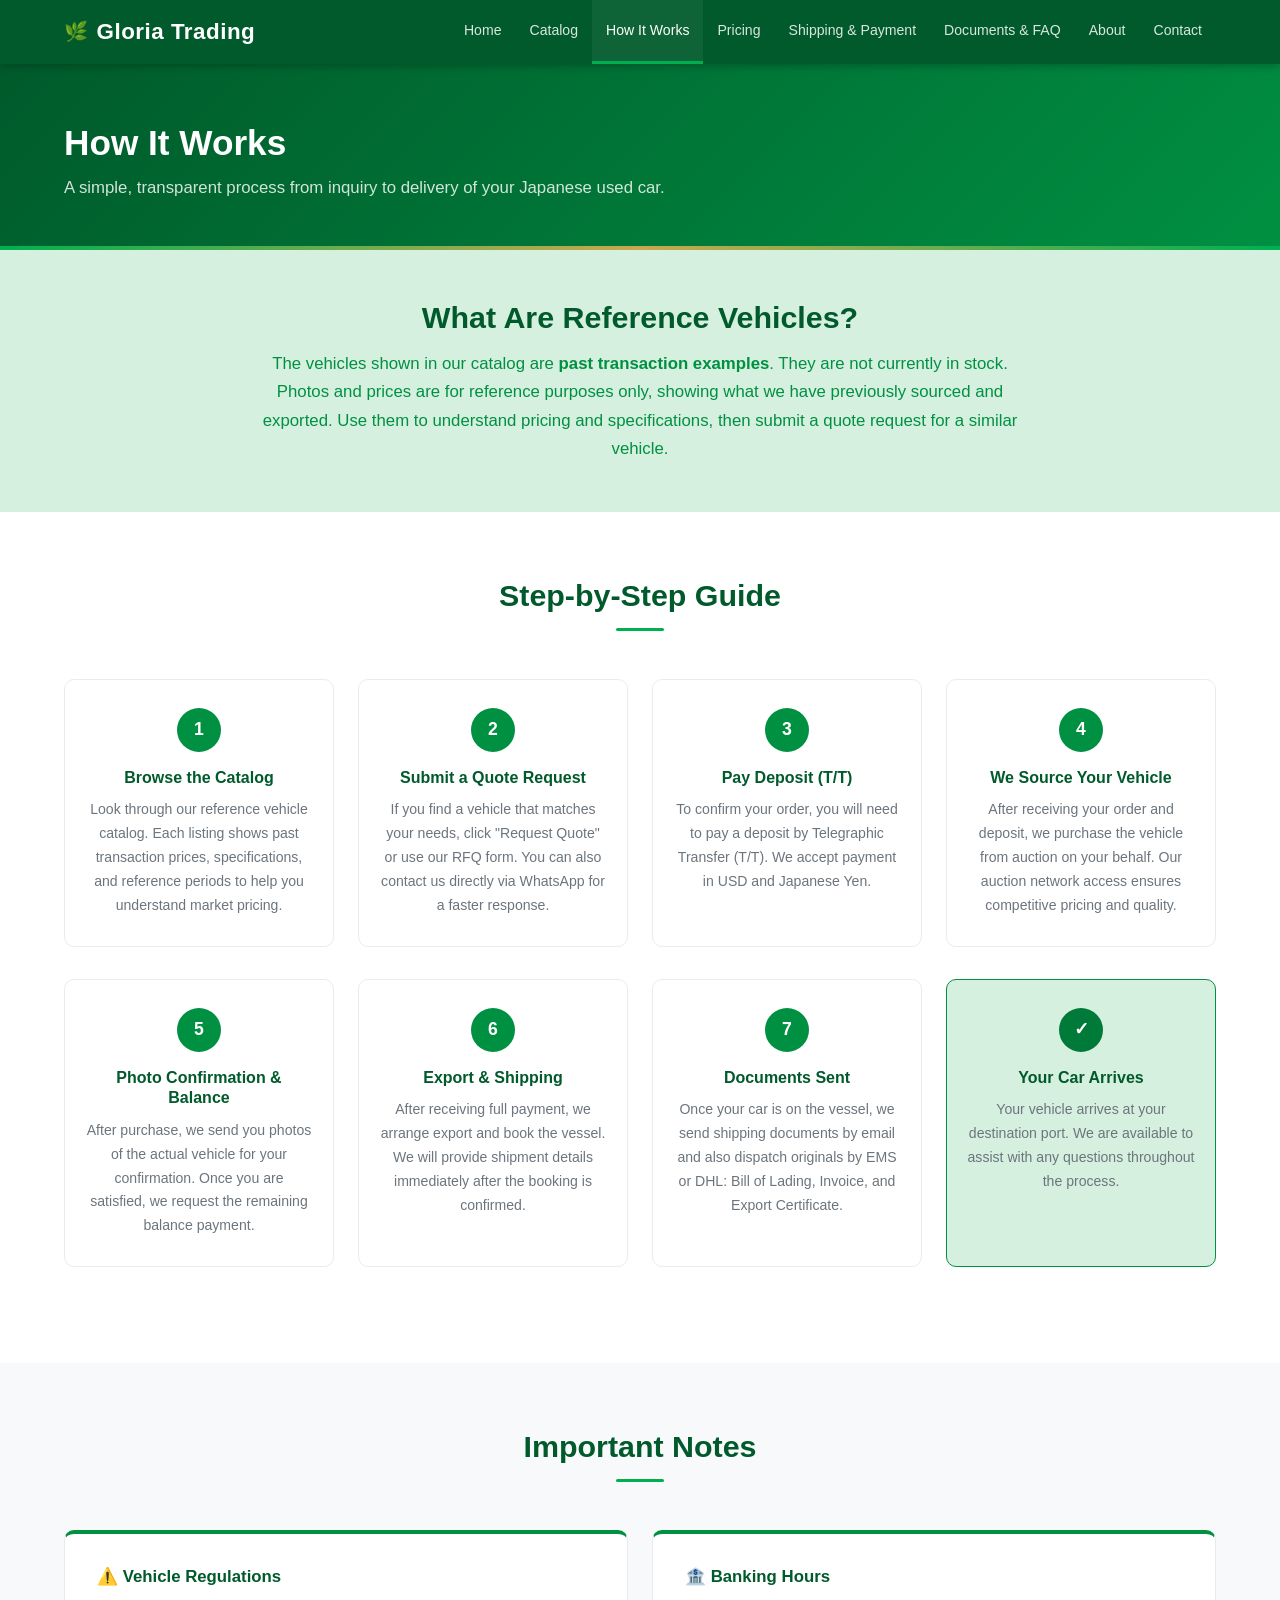
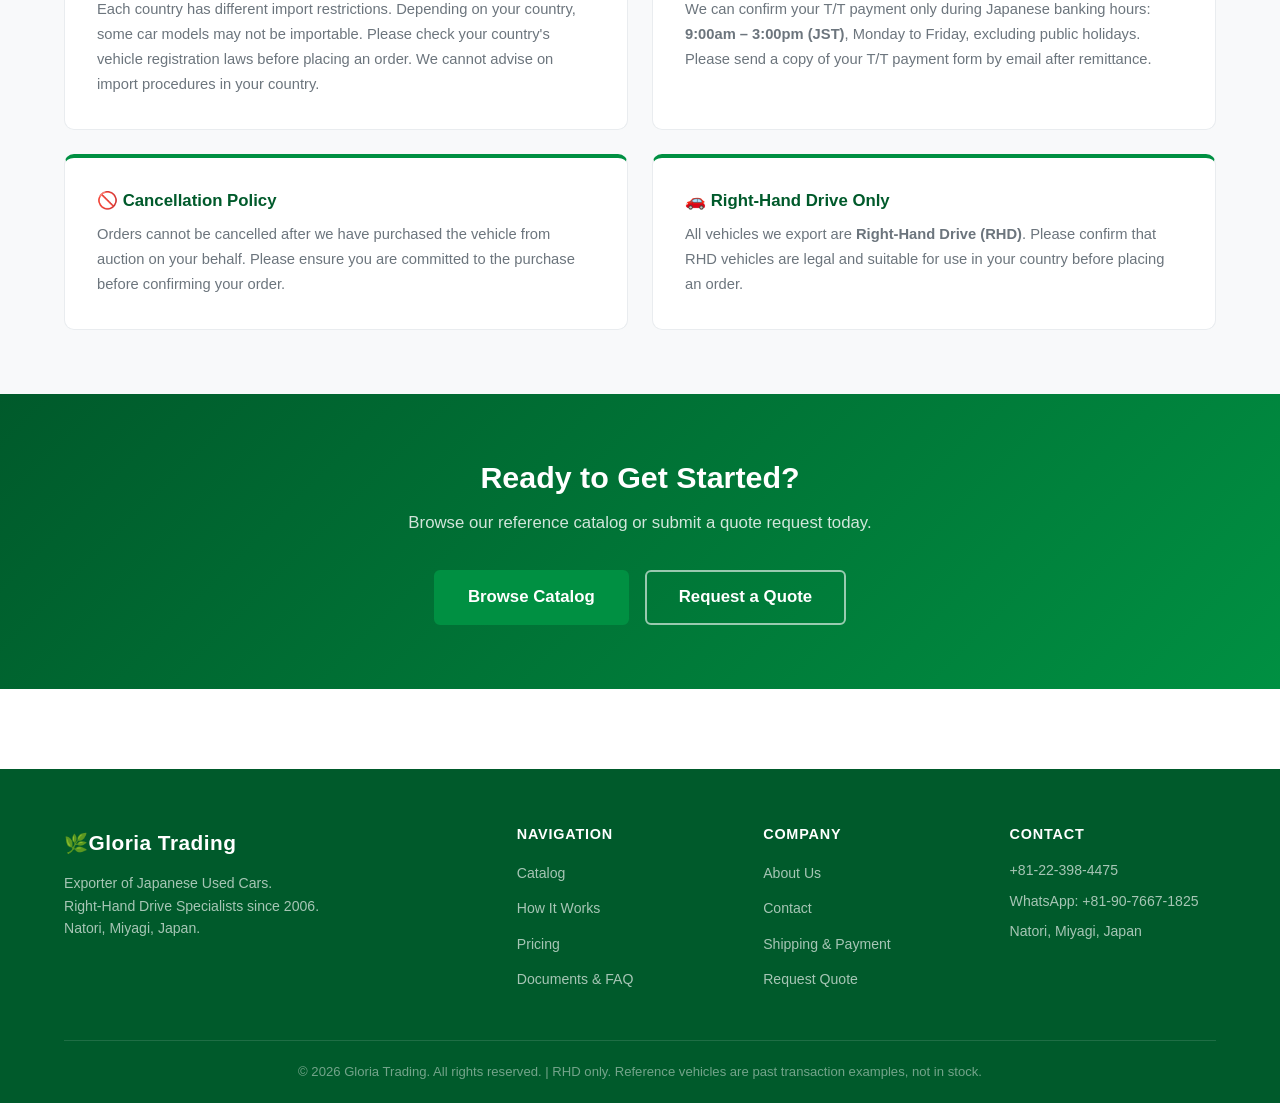
<file: how-it-works.html>
<!DOCTYPE html>
<html lang="en">
<head>
  <meta charset="UTF-8">
  <meta name="viewport" content="width=device-width, initial-scale=1.0">
  <meta name="description" content="How to buy a Japanese used car from Gloria Trading. Step-by-step guide from inquiry to delivery.">
  <title>How It Works - Gloria Trading</title>
  <link rel="stylesheet" href="css/style.css">
</head>
<body>

  <header class="site-header">
    <nav class="navbar">
      <div class="container">
        <div class="navbar-brand">
          <a href="index.html" class="logo">Gloria Trading</a>
        </div>
        <button class="navbar-toggle" id="navToggle" aria-label="Menu">
          <span></span><span></span><span></span>
        </button>
        <ul class="navbar-menu" id="navMenu">
          <li><a href="index.html">Home</a></li>
          <li><a href="catalog.html">Catalog</a></li>
          <li><a href="how-it-works.html" class="active">How It Works</a></li>
          <li><a href="pricing.html">Pricing</a></li>
          <li><a href="shipping-payment.html">Shipping &amp; Payment</a></li>
          <li><a href="documents-faq.html">Documents &amp; FAQ</a></li>
          <li><a href="about.html">About</a></li>
          <li><a href="contact.html">Contact</a></li>
        </ul>
      </div>
    </nav>
  </header>

  <main>
    <section class="page-header">
      <div class="container">
        <h1>How It Works</h1>
        <p>A simple, transparent process from inquiry to delivery of your Japanese used car.</p>
      </div>
    </section>

    <!-- Reference Vehicles Notice -->
    <section style="padding: 3rem 0; background: var(--green-pale);">
      <div class="container">
        <div style="max-width: 760px; margin: 0 auto; text-align: center;">
          <h2 style="color: var(--green-dark);">What Are Reference Vehicles?</h2>
          <p style="color: var(--green-mid); font-size: 1.05rem;">The vehicles shown in our catalog are <strong>past transaction examples</strong>. They are not currently in stock. Photos and prices are for reference purposes only, showing what we have previously sourced and exported. Use them to understand pricing and specifications, then submit a quote request for a similar vehicle.</p>
        </div>
      </div>
    </section>

    <!-- Steps -->
    <section style="padding: 4rem 0;">
      <div class="container">
        <div class="section-title">
          <h2>Step-by-Step Guide</h2>
          <div class="section-divider"></div>
        </div>
        <div class="steps-grid">
          <div class="step-card">
            <div class="step-number">1</div>
            <h3>Browse the Catalog</h3>
            <p>Look through our reference vehicle catalog. Each listing shows past transaction prices, specifications, and reference periods to help you understand market pricing.</p>
          </div>
          <div class="step-card">
            <div class="step-number">2</div>
            <h3>Submit a Quote Request</h3>
            <p>If you find a vehicle that matches your needs, click "Request Quote" or use our RFQ form. You can also contact us directly via WhatsApp for a faster response.</p>
          </div>
          <div class="step-card">
            <div class="step-number">3</div>
            <h3>Pay Deposit (T/T)</h3>
            <p>To confirm your order, you will need to pay a deposit by Telegraphic Transfer (T/T). We accept payment in USD and Japanese Yen.</p>
          </div>
          <div class="step-card">
            <div class="step-number">4</div>
            <h3>We Source Your Vehicle</h3>
            <p>After receiving your order and deposit, we purchase the vehicle from auction on your behalf. Our auction network access ensures competitive pricing and quality.</p>
          </div>
        </div>
        <div class="steps-grid" style="margin-top: 1.5rem;">
          <div class="step-card">
            <div class="step-number">5</div>
            <h3>Photo Confirmation &amp; Balance</h3>
            <p>After purchase, we send you photos of the actual vehicle for your confirmation. Once you are satisfied, we request the remaining balance payment.</p>
          </div>
          <div class="step-card">
            <div class="step-number">6</div>
            <h3>Export &amp; Shipping</h3>
            <p>After receiving full payment, we arrange export and book the vessel. We will provide shipment details immediately after the booking is confirmed.</p>
          </div>
          <div class="step-card">
            <div class="step-number">7</div>
            <h3>Documents Sent</h3>
            <p>Once your car is on the vessel, we send shipping documents by email and also dispatch originals by EMS or DHL: Bill of Lading, Invoice, and Export Certificate.</p>
          </div>
          <div class="step-card" style="border-color: var(--green-mid); background: var(--green-pale);">
            <div class="step-number" style="background: var(--green-accent);">✓</div>
            <h3 style="color: var(--green-dark);">Your Car Arrives</h3>
            <p>Your vehicle arrives at your destination port. We are available to assist with any questions throughout the process.</p>
          </div>
        </div>
      </div>
    </section>

    <!-- Important Notes -->
    <section style="padding: 4rem 0; background: var(--gray-100);">
      <div class="container">
        <div class="section-title">
          <h2>Important Notes</h2>
          <div class="section-divider"></div>
        </div>
        <div class="info-grid" style="grid-template-columns: repeat(2, 1fr);">
          <div class="info-box">
            <h3>⚠️ Vehicle Regulations</h3>
            <p>Each country has different import restrictions. Depending on your country, some car models may not be importable. Please check your country's vehicle registration laws before placing an order. We cannot advise on import procedures in your country.</p>
          </div>
          <div class="info-box">
            <h3>🏦 Banking Hours</h3>
            <p>We can confirm your T/T payment only during Japanese banking hours: <strong>9:00am – 3:00pm (JST)</strong>, Monday to Friday, excluding public holidays. Please send a copy of your T/T payment form by email after remittance.</p>
          </div>
          <div class="info-box">
            <h3>🚫 Cancellation Policy</h3>
            <p>Orders cannot be cancelled after we have purchased the vehicle from auction on your behalf. Please ensure you are committed to the purchase before confirming your order.</p>
          </div>
          <div class="info-box">
            <h3>🚗 Right-Hand Drive Only</h3>
            <p>All vehicles we export are <strong>Right-Hand Drive (RHD)</strong>. Please confirm that RHD vehicles are legal and suitable for use in your country before placing an order.</p>
          </div>
        </div>
      </div>
    </section>

    <!-- CTA -->
    <section class="cta-section">
      <div class="container">
        <h2>Ready to Get Started?</h2>
        <p>Browse our reference catalog or submit a quote request today.</p>
        <div class="cta-buttons">
          <a href="catalog.html" class="btn btn-primary btn-lg">Browse Catalog</a>
          <a href="rfq.html" class="btn btn-outline btn-lg">Request a Quote</a>
        </div>
      </div>
    </section>
  </main>

  <footer class="site-footer">
    <div class="container">
      <div class="footer-content">
        <div class="footer-brand">
          <a href="index.html" class="logo">Gloria Trading</a>
          <p>Exporter of Japanese Used Cars.<br>Right-Hand Drive Specialists since 2006.<br>Natori, Miyagi, Japan.</p>
        </div>
        <div class="footer-section">
          <h4>Navigation</h4>
          <ul>
            <li><a href="catalog.html">Catalog</a></li>
            <li><a href="how-it-works.html">How It Works</a></li>
            <li><a href="pricing.html">Pricing</a></li>
            <li><a href="documents-faq.html">Documents &amp; FAQ</a></li>
          </ul>
        </div>
        <div class="footer-section">
          <h4>Company</h4>
          <ul>
            <li><a href="about.html">About Us</a></li>
            <li><a href="contact.html">Contact</a></li>
            <li><a href="shipping-payment.html">Shipping &amp; Payment</a></li>
            <li><a href="rfq.html">Request Quote</a></li>
          </ul>
        </div>
        <div class="footer-section">
          <h4>Contact</h4>
          <p>+81-22-398-4475</p>
          <p>WhatsApp: +81-90-7667-1825</p>
          <p>Natori, Miyagi, Japan</p>
        </div>
      </div>
      <div class="footer-bottom">
        <p>&copy; 2026 Gloria Trading. All rights reserved. | RHD only. Reference vehicles are past transaction examples, not in stock.</p>
      </div>
    </div>
  </footer>

  <script>
    document.getElementById('navToggle').addEventListener('click', function() {
      document.getElementById('navMenu').classList.toggle('open');
    });
  </script>
  <script src="js/main.js"></script>
</body>
</html>
</file>
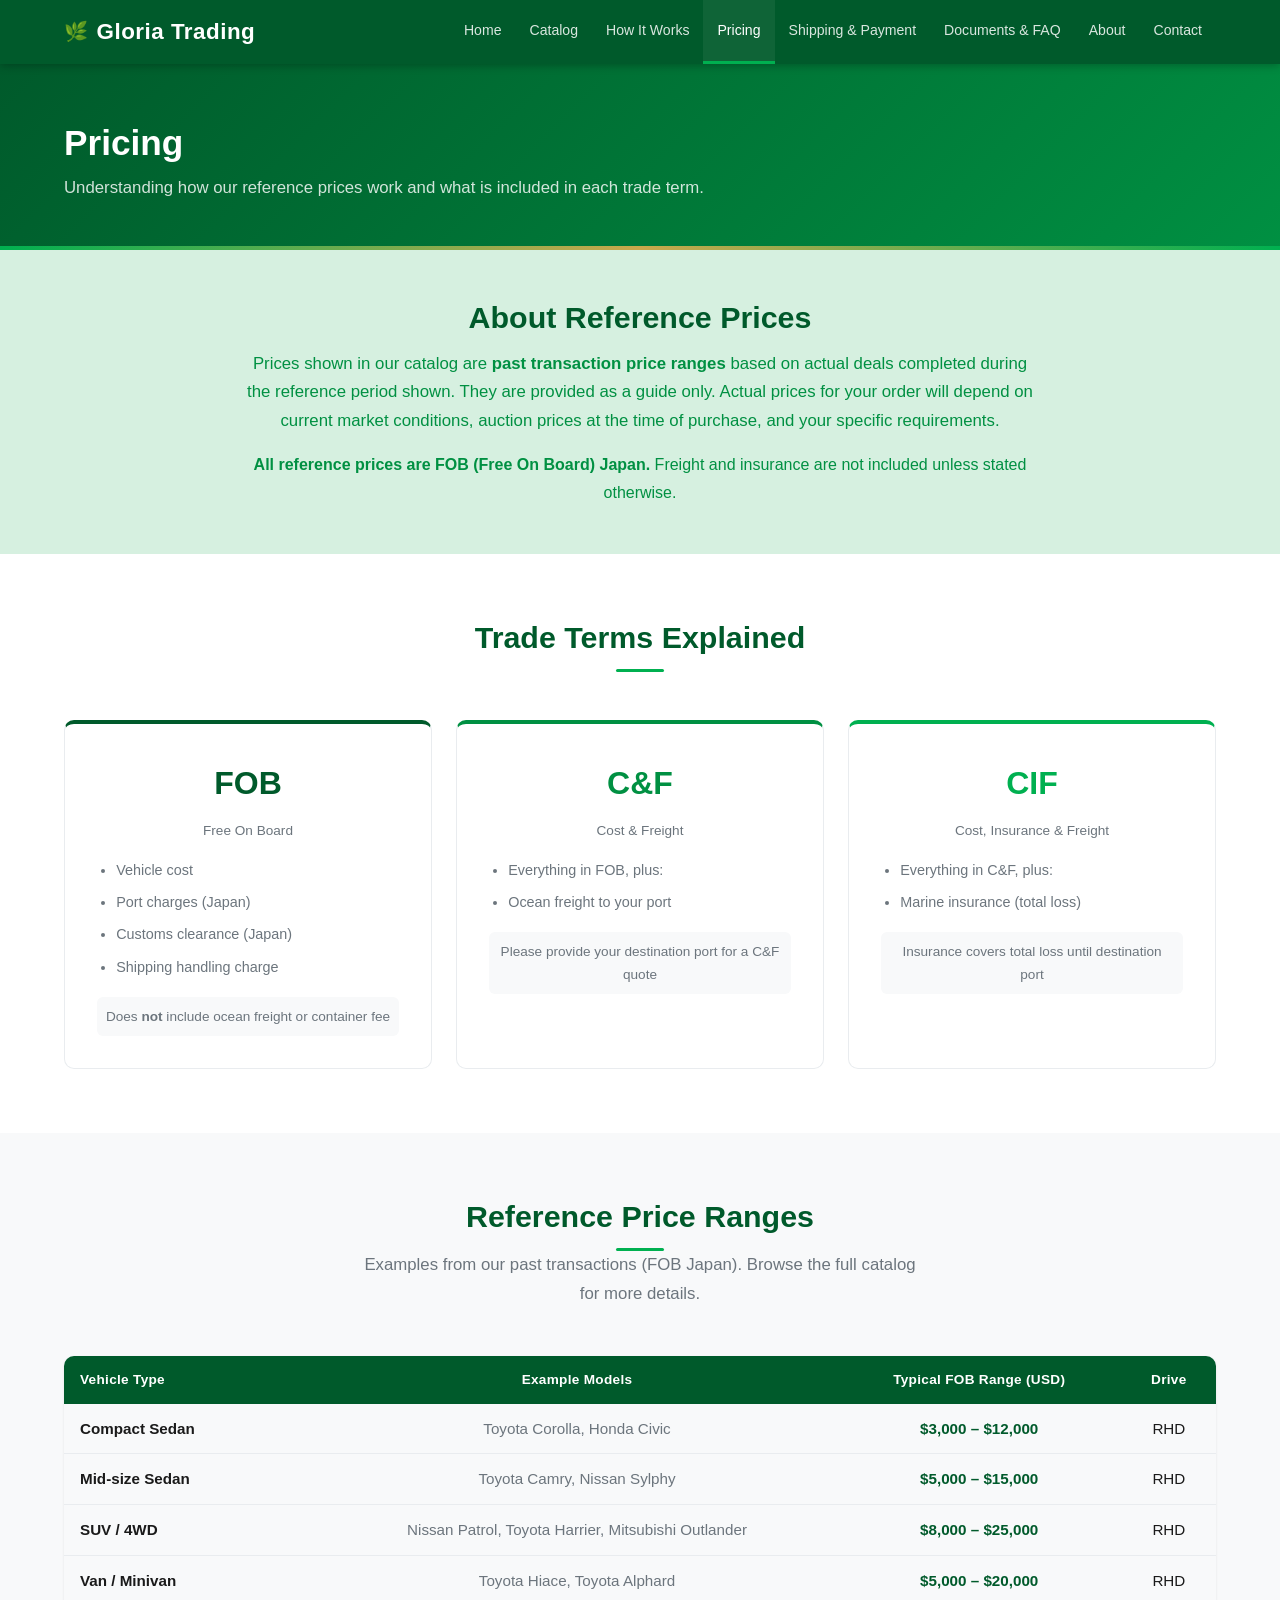
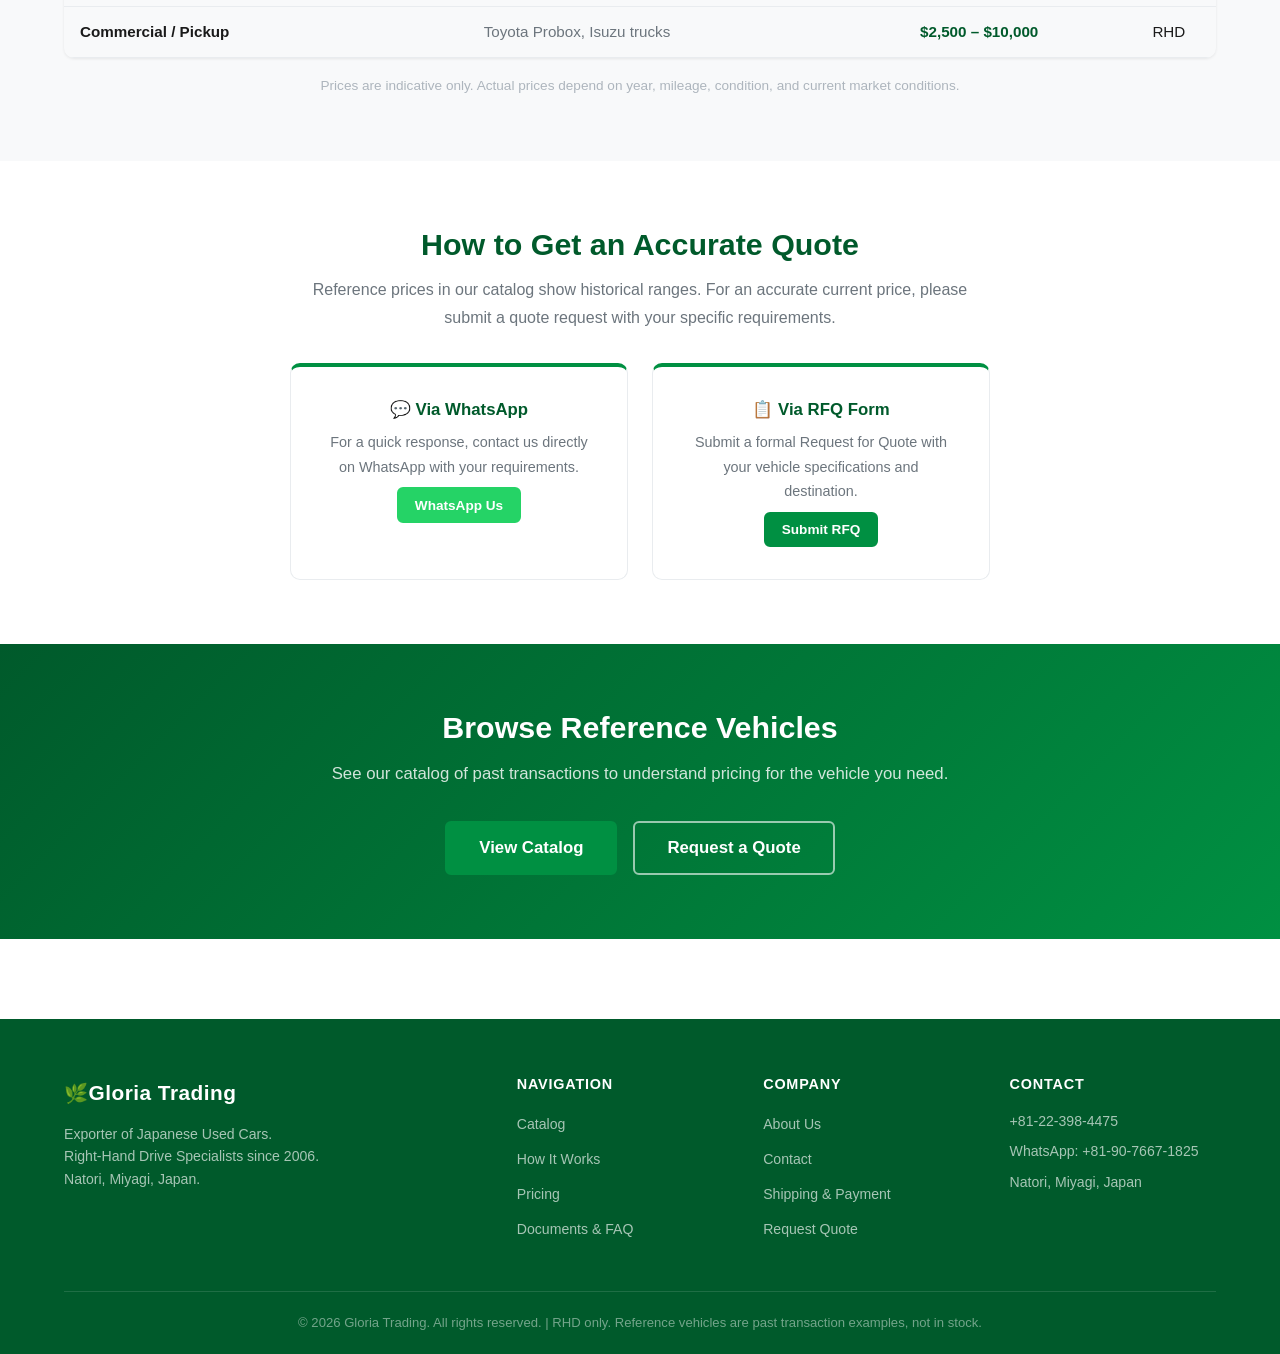
<file: pricing.html>
<!DOCTYPE html>
<html lang="en">
<head>
  <meta charset="UTF-8">
  <meta name="viewport" content="width=device-width, initial-scale=1.0">
  <meta name="description" content="Pricing information for Japanese used cars from Gloria Trading. FOB, C&F, and CIF price explanations.">
  <title>Pricing - Gloria Trading</title>
  <link rel="stylesheet" href="css/style.css">
</head>
<body>

  <header class="site-header">
    <nav class="navbar">
      <div class="container">
        <div class="navbar-brand">
          <a href="index.html" class="logo">Gloria Trading</a>
        </div>
        <button class="navbar-toggle" id="navToggle" aria-label="Menu">
          <span></span><span></span><span></span>
        </button>
        <ul class="navbar-menu" id="navMenu">
          <li><a href="index.html">Home</a></li>
          <li><a href="catalog.html">Catalog</a></li>
          <li><a href="how-it-works.html">How It Works</a></li>
          <li><a href="pricing.html" class="active">Pricing</a></li>
          <li><a href="shipping-payment.html">Shipping &amp; Payment</a></li>
          <li><a href="documents-faq.html">Documents &amp; FAQ</a></li>
          <li><a href="about.html">About</a></li>
          <li><a href="contact.html">Contact</a></li>
        </ul>
      </div>
    </nav>
  </header>

  <main>
    <section class="page-header">
      <div class="container">
        <h1>Pricing</h1>
        <p>Understanding how our reference prices work and what is included in each trade term.</p>
      </div>
    </section>

    <!-- Reference Prices Notice -->
    <section style="padding: 3rem 0; background: var(--green-pale);">
      <div class="container">
        <div style="max-width: 800px; margin: 0 auto; text-align: center;">
          <h2 style="color: var(--green-dark);">About Reference Prices</h2>
          <p style="color: var(--green-mid); font-size: 1.05rem;">Prices shown in our catalog are <strong>past transaction price ranges</strong> based on actual deals completed during the reference period shown. They are provided as a guide only. Actual prices for your order will depend on current market conditions, auction prices at the time of purchase, and your specific requirements.</p>
          <p style="color: var(--green-mid);"><strong>All reference prices are FOB (Free On Board) Japan.</strong> Freight and insurance are not included unless stated otherwise.</p>
        </div>
      </div>
    </section>

    <!-- Trade Terms -->
    <section style="padding: 4rem 0;">
      <div class="container">
        <div class="section-title">
          <h2>Trade Terms Explained</h2>
          <div class="section-divider"></div>
        </div>
        <div class="info-grid">
          <div class="info-box" style="text-align: center; border-top-color: var(--green-dark);">
            <div style="font-size: 2rem; font-weight: 800; color: var(--green-dark); margin-bottom: 0.5rem;">FOB</div>
            <div style="font-size: 0.85rem; color: var(--gray-600); margin-bottom: 1rem;">Free On Board</div>
            <ul style="text-align: left; font-size: 0.9rem; padding-left: 1.2rem; line-height: 1.8; color: var(--text-muted);">
              <li>Vehicle cost</li>
              <li>Port charges (Japan)</li>
              <li>Customs clearance (Japan)</li>
              <li>Shipping handling charge</li>
            </ul>
            <div style="margin-top: 1rem; padding: 0.5rem; background: var(--gray-100); border-radius: var(--radius); font-size: 0.85rem; color: var(--gray-600);">Does <strong>not</strong> include ocean freight or container fee</div>
          </div>
          <div class="info-box" style="text-align: center; border-top-color: var(--green-mid);">
            <div style="font-size: 2rem; font-weight: 800; color: var(--green-mid); margin-bottom: 0.5rem;">C&amp;F</div>
            <div style="font-size: 0.85rem; color: var(--gray-600); margin-bottom: 1rem;">Cost &amp; Freight</div>
            <ul style="text-align: left; font-size: 0.9rem; padding-left: 1.2rem; line-height: 1.8; color: var(--text-muted);">
              <li>Everything in FOB, plus:</li>
              <li>Ocean freight to your port</li>
            </ul>
            <div style="margin-top: 1rem; padding: 0.5rem; background: var(--gray-100); border-radius: var(--radius); font-size: 0.85rem; color: var(--gray-600);">Please provide your destination port for a C&amp;F quote</div>
          </div>
          <div class="info-box" style="text-align: center; border-top-color: var(--green-light);">
            <div style="font-size: 2rem; font-weight: 800; color: var(--green-light); margin-bottom: 0.5rem;">CIF</div>
            <div style="font-size: 0.85rem; color: var(--gray-600); margin-bottom: 1rem;">Cost, Insurance &amp; Freight</div>
            <ul style="text-align: left; font-size: 0.9rem; padding-left: 1.2rem; line-height: 1.8; color: var(--text-muted);">
              <li>Everything in C&amp;F, plus:</li>
              <li>Marine insurance (total loss)</li>
            </ul>
            <div style="margin-top: 1rem; padding: 0.5rem; background: var(--gray-100); border-radius: var(--radius); font-size: 0.85rem; color: var(--gray-600);">Insurance covers total loss until destination port</div>
          </div>
        </div>
      </div>
    </section>

    <!-- Reference Price Table -->
    <section style="padding: 4rem 0; background: var(--gray-100);">
      <div class="container">
        <div class="section-title">
          <h2>Reference Price Ranges</h2>
          <div class="section-divider"></div>
          <p>Examples from our past transactions (FOB Japan). Browse the full catalog for more details.</p>
        </div>
        <div style="overflow-x: auto; border-radius: var(--radius-lg); box-shadow: var(--shadow-sm);">
          <table class="data-table">
            <thead>
              <tr>
                <th>Vehicle Type</th>
                <th style="text-align: center;">Example Models</th>
                <th style="text-align: center;">Typical FOB Range (USD)</th>
                <th style="text-align: center;">Drive</th>
              </tr>
            </thead>
            <tbody>
              <tr>
                <td><strong>Compact Sedan</strong></td>
                <td style="text-align: center; color: var(--text-muted);">Toyota Corolla, Honda Civic</td>
                <td style="text-align: center; font-weight: 700; color: var(--green-dark);">$3,000 – $12,000</td>
                <td style="text-align: center;">RHD</td>
              </tr>
              <tr>
                <td><strong>Mid-size Sedan</strong></td>
                <td style="text-align: center; color: var(--text-muted);">Toyota Camry, Nissan Sylphy</td>
                <td style="text-align: center; font-weight: 700; color: var(--green-dark);">$5,000 – $15,000</td>
                <td style="text-align: center;">RHD</td>
              </tr>
              <tr>
                <td><strong>SUV / 4WD</strong></td>
                <td style="text-align: center; color: var(--text-muted);">Nissan Patrol, Toyota Harrier, Mitsubishi Outlander</td>
                <td style="text-align: center; font-weight: 700; color: var(--green-dark);">$8,000 – $25,000</td>
                <td style="text-align: center;">RHD</td>
              </tr>
              <tr>
                <td><strong>Van / Minivan</strong></td>
                <td style="text-align: center; color: var(--text-muted);">Toyota Hiace, Toyota Alphard</td>
                <td style="text-align: center; font-weight: 700; color: var(--green-dark);">$5,000 – $20,000</td>
                <td style="text-align: center;">RHD</td>
              </tr>
              <tr>
                <td><strong>Commercial / Pickup</strong></td>
                <td style="text-align: center; color: var(--text-muted);">Toyota Probox, Isuzu trucks</td>
                <td style="text-align: center; font-weight: 700; color: var(--green-dark);">$2,500 – $10,000</td>
                <td style="text-align: center;">RHD</td>
              </tr>
            </tbody>
          </table>
        </div>
        <p style="text-align: center; margin-top: 1rem; font-size: 0.85rem; color: var(--gray-500);">Prices are indicative only. Actual prices depend on year, mileage, condition, and current market conditions.</p>
      </div>
    </section>

    <!-- Get a Quote -->
    <section style="padding: 4rem 0;">
      <div class="container">
        <div style="max-width: 700px; margin: 0 auto; text-align: center;">
          <h2 style="color: var(--green-dark);">How to Get an Accurate Quote</h2>
          <p>Reference prices in our catalog show historical ranges. For an accurate current price, please submit a quote request with your specific requirements.</p>
          <div style="display: grid; grid-template-columns: 1fr 1fr; gap: 1.5rem; margin-top: 2rem;">
            <div class="info-box" style="text-align: center;">
              <h3>💬 Via WhatsApp</h3>
              <p style="font-size: 0.9rem;">For a quick response, contact us directly on WhatsApp with your requirements.</p>
              <a href="https://wa.me/819076671825" target="_blank" class="btn btn-whatsapp btn-sm" style="margin-top: 0.5rem;">WhatsApp Us</a>
            </div>
            <div class="info-box" style="text-align: center;">
              <h3>📋 Via RFQ Form</h3>
              <p style="font-size: 0.9rem;">Submit a formal Request for Quote with your vehicle specifications and destination.</p>
              <a href="rfq.html" class="btn btn-primary btn-sm" style="margin-top: 0.5rem;">Submit RFQ</a>
            </div>
          </div>
        </div>
      </div>
    </section>

    <!-- CTA -->
    <section class="cta-section">
      <div class="container">
        <h2>Browse Reference Vehicles</h2>
        <p>See our catalog of past transactions to understand pricing for the vehicle you need.</p>
        <div class="cta-buttons">
          <a href="catalog.html" class="btn btn-primary btn-lg">View Catalog</a>
          <a href="rfq.html" class="btn btn-outline btn-lg">Request a Quote</a>
        </div>
      </div>
    </section>
  </main>

  <footer class="site-footer">
    <div class="container">
      <div class="footer-content">
        <div class="footer-brand">
          <a href="index.html" class="logo">Gloria Trading</a>
          <p>Exporter of Japanese Used Cars.<br>Right-Hand Drive Specialists since 2006.<br>Natori, Miyagi, Japan.</p>
        </div>
        <div class="footer-section">
          <h4>Navigation</h4>
          <ul>
            <li><a href="catalog.html">Catalog</a></li>
            <li><a href="how-it-works.html">How It Works</a></li>
            <li><a href="pricing.html">Pricing</a></li>
            <li><a href="documents-faq.html">Documents &amp; FAQ</a></li>
          </ul>
        </div>
        <div class="footer-section">
          <h4>Company</h4>
          <ul>
            <li><a href="about.html">About Us</a></li>
            <li><a href="contact.html">Contact</a></li>
            <li><a href="shipping-payment.html">Shipping &amp; Payment</a></li>
            <li><a href="rfq.html">Request Quote</a></li>
          </ul>
        </div>
        <div class="footer-section">
          <h4>Contact</h4>
          <p>+81-22-398-4475</p>
          <p>WhatsApp: +81-90-7667-1825</p>
          <p>Natori, Miyagi, Japan</p>
        </div>
      </div>
      <div class="footer-bottom">
        <p>&copy; 2026 Gloria Trading. All rights reserved. | RHD only. Reference vehicles are past transaction examples, not in stock.</p>
      </div>
    </div>
  </footer>

  <script>
    document.getElementById('navToggle').addEventListener('click', function() {
      document.getElementById('navMenu').classList.toggle('open');
    });
  </script>
  <script src="js/main.js"></script>
</body>
</html>
</file>
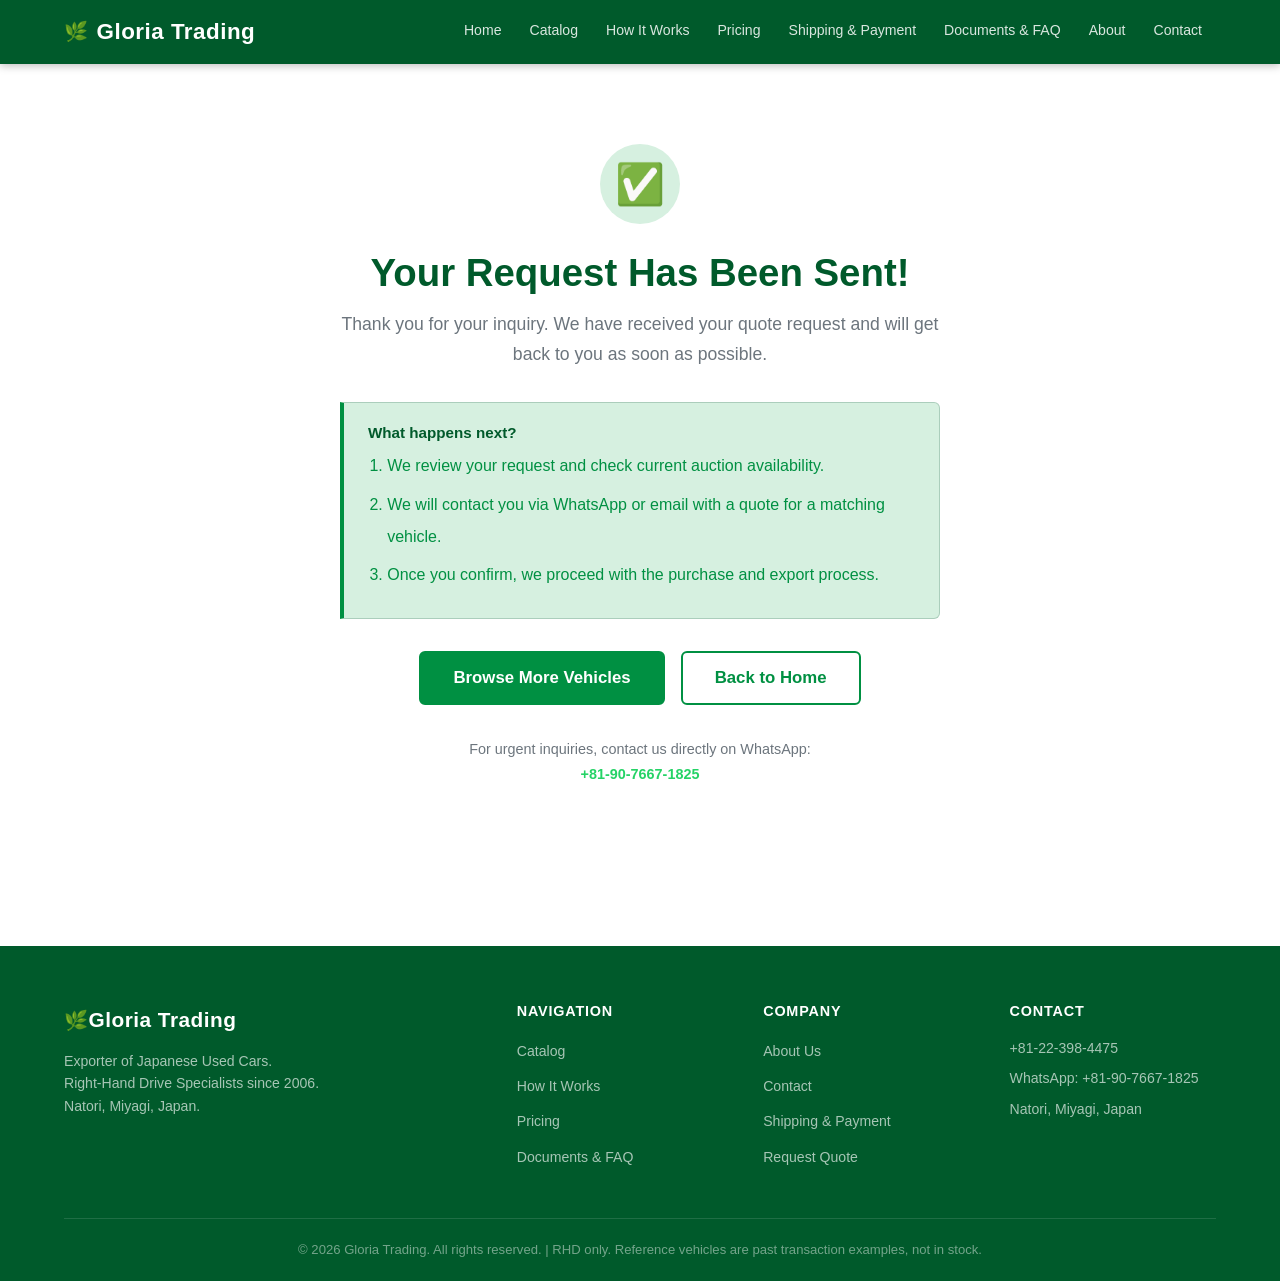
<file: rfq-success.html>
<!DOCTYPE html>
<html lang="en">
<head>
  <meta charset="UTF-8">
  <meta name="viewport" content="width=device-width, initial-scale=1.0">
  <meta name="description" content="Your quote request has been successfully submitted to Gloria Trading.">
  <title>Quote Request Sent - Gloria Trading</title>
  <link rel="stylesheet" href="css/style.css">
</head>
<body>

  <header class="site-header">
    <nav class="navbar">
      <div class="container">
        <div class="navbar-brand">
          <a href="index.html" class="logo">Gloria Trading</a>
        </div>
        <button class="navbar-toggle" id="navToggle" aria-label="Menu">
          <span></span><span></span><span></span>
        </button>
        <ul class="navbar-menu" id="navMenu">
          <li><a href="index.html">Home</a></li>
          <li><a href="catalog.html">Catalog</a></li>
          <li><a href="how-it-works.html">How It Works</a></li>
          <li><a href="pricing.html">Pricing</a></li>
          <li><a href="shipping-payment.html">Shipping &amp; Payment</a></li>
          <li><a href="documents-faq.html">Documents &amp; FAQ</a></li>
          <li><a href="about.html">About</a></li>
          <li><a href="contact.html">Contact</a></li>
        </ul>
      </div>
    </nav>
  </header>

  <main>
    <section style="padding: 5rem 0; text-align: center;">
      <div class="container">
        <div style="max-width: 600px; margin: 0 auto;">
          <div style="width: 80px; height: 80px; background: var(--green-pale); border-radius: 50%; display: flex; align-items: center; justify-content: center; margin: 0 auto 1.5rem; font-size: 2.5rem;">✅</div>
          <h1 style="color: var(--green-dark);">Your Request Has Been Sent!</h1>
          <p style="font-size: 1.1rem; color: var(--text-muted); margin-bottom: 2rem;">Thank you for your inquiry. We have received your quote request and will get back to you as soon as possible.</p>

          <div class="notice-box" style="text-align: left; margin-bottom: 2rem;">
            <h4>What happens next?</h4>
            <ol style="padding-left: 1.2rem; line-height: 2; color: var(--green-mid); margin: 0;">
              <li>We review your request and check current auction availability.</li>
              <li>We will contact you via WhatsApp or email with a quote for a matching vehicle.</li>
              <li>Once you confirm, we proceed with the purchase and export process.</li>
            </ol>
          </div>

          <div style="display: flex; gap: 1rem; justify-content: center; flex-wrap: wrap;">
            <a href="catalog.html" class="btn btn-primary btn-lg">Browse More Vehicles</a>
            <a href="index.html" class="btn btn-secondary btn-lg">Back to Home</a>
          </div>

          <p style="margin-top: 2rem; font-size: 0.9rem; color: var(--text-muted);">
            For urgent inquiries, contact us directly on WhatsApp:<br>
            <a href="https://wa.me/819076671825" target="_blank" style="color: #25D366; font-weight: bold;">+81-90-7667-1825</a>
          </p>
        </div>
      </div>
    </section>
  </main>

  <footer class="site-footer">
    <div class="container">
      <div class="footer-content">
        <div class="footer-brand">
          <a href="index.html" class="logo">Gloria Trading</a>
          <p>Exporter of Japanese Used Cars.<br>Right-Hand Drive Specialists since 2006.<br>Natori, Miyagi, Japan.</p>
        </div>
        <div class="footer-section">
          <h4>Navigation</h4>
          <ul>
            <li><a href="catalog.html">Catalog</a></li>
            <li><a href="how-it-works.html">How It Works</a></li>
            <li><a href="pricing.html">Pricing</a></li>
            <li><a href="documents-faq.html">Documents &amp; FAQ</a></li>
          </ul>
        </div>
        <div class="footer-section">
          <h4>Company</h4>
          <ul>
            <li><a href="about.html">About Us</a></li>
            <li><a href="contact.html">Contact</a></li>
            <li><a href="shipping-payment.html">Shipping &amp; Payment</a></li>
            <li><a href="rfq.html">Request Quote</a></li>
          </ul>
        </div>
        <div class="footer-section">
          <h4>Contact</h4>
          <p>+81-22-398-4475</p>
          <p>WhatsApp: +81-90-7667-1825</p>
          <p>Natori, Miyagi, Japan</p>
        </div>
      </div>
      <div class="footer-bottom">
        <p>&copy; 2026 Gloria Trading. All rights reserved. | RHD only. Reference vehicles are past transaction examples, not in stock.</p>
      </div>
    </div>
  </footer>

  <script>
    document.getElementById('navToggle').addEventListener('click', function() {
      document.getElementById('navMenu').classList.toggle('open');
    });
  </script>
  <script src="js/main.js"></script>
</body>
</html>
</file>
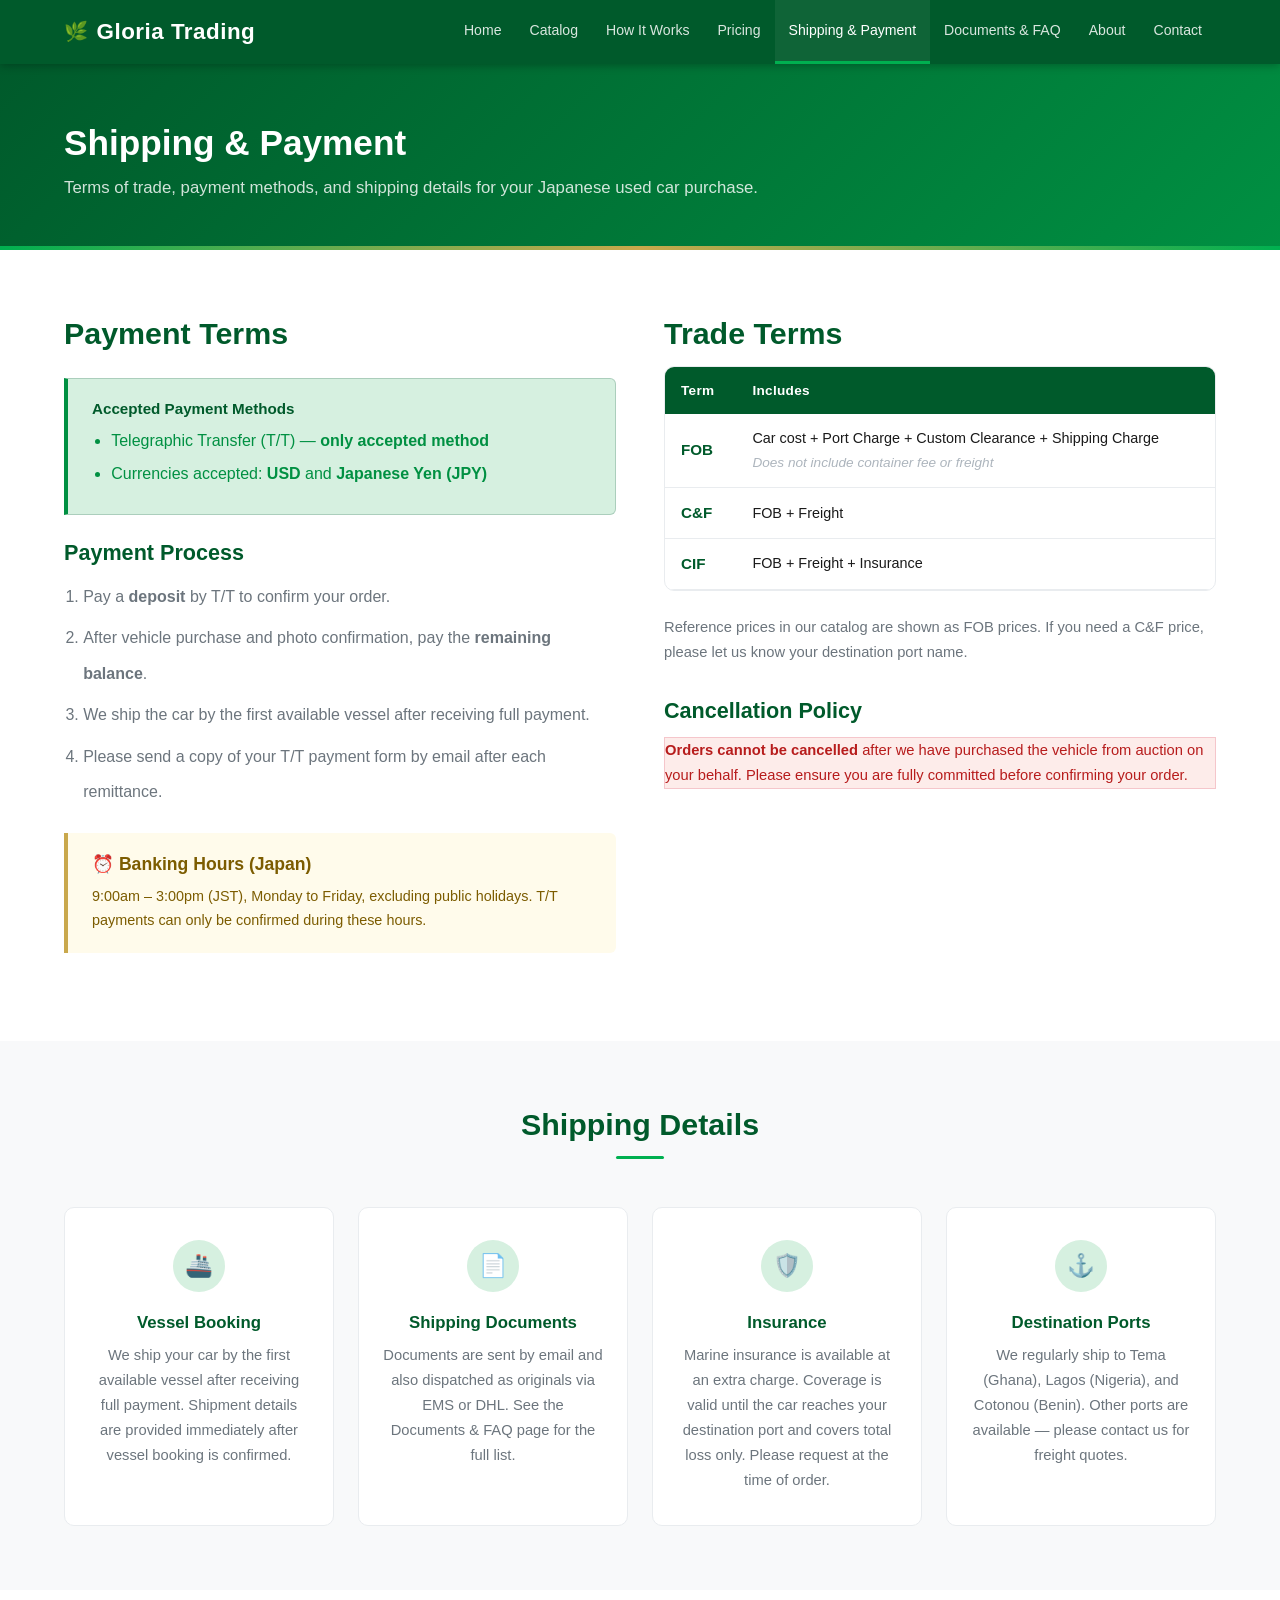
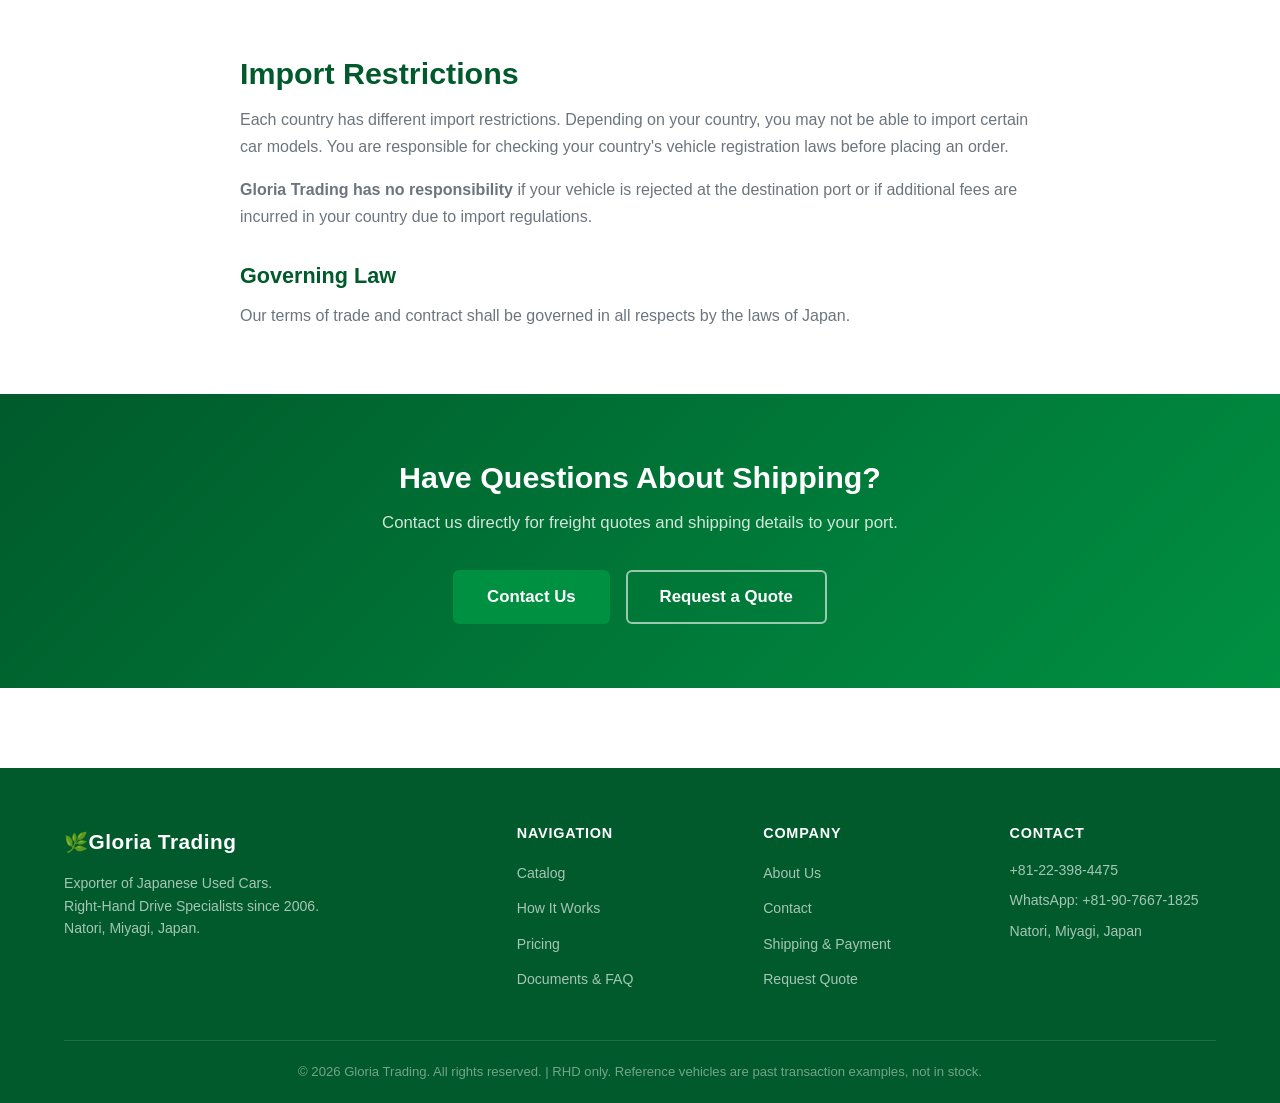
<file: shipping-payment.html>
<!DOCTYPE html>
<html lang="en">
<head>
  <meta charset="UTF-8">
  <meta name="viewport" content="width=device-width, initial-scale=1.0">
  <meta name="description" content="Shipping and payment terms for Gloria Trading Japanese used car exports.">
  <title>Shipping &amp; Payment - Gloria Trading</title>
  <link rel="stylesheet" href="css/style.css">
</head>
<body>

  <header class="site-header">
    <nav class="navbar">
      <div class="container">
        <div class="navbar-brand">
          <a href="index.html" class="logo">Gloria Trading</a>
        </div>
        <button class="navbar-toggle" id="navToggle" aria-label="Menu">
          <span></span><span></span><span></span>
        </button>
        <ul class="navbar-menu" id="navMenu">
          <li><a href="index.html">Home</a></li>
          <li><a href="catalog.html">Catalog</a></li>
          <li><a href="how-it-works.html">How It Works</a></li>
          <li><a href="pricing.html">Pricing</a></li>
          <li><a href="shipping-payment.html" class="active">Shipping &amp; Payment</a></li>
          <li><a href="documents-faq.html">Documents &amp; FAQ</a></li>
          <li><a href="about.html">About</a></li>
          <li><a href="contact.html">Contact</a></li>
        </ul>
      </div>
    </nav>
  </header>

  <main>
    <section class="page-header">
      <div class="container">
        <h1>Shipping &amp; Payment</h1>
        <p>Terms of trade, payment methods, and shipping details for your Japanese used car purchase.</p>
      </div>
    </section>

    <!-- Payment & Trade Terms -->
    <section style="padding: 4rem 0;">
      <div class="container">
        <div style="display: grid; grid-template-columns: 1fr 1fr; gap: 3rem;">
          <div>
            <h2 style="color: var(--green-dark);">Payment Terms</h2>
            <div class="notice-box">
              <h4>Accepted Payment Methods</h4>
              <ul style="margin: 0; padding-left: 1.2rem; color: var(--green-mid);">
                <li>Telegraphic Transfer (T/T) — <strong>only accepted method</strong></li>
                <li>Currencies accepted: <strong>USD</strong> and <strong>Japanese Yen (JPY)</strong></li>
              </ul>
            </div>
            <h3 style="color: var(--green-dark); margin-top: 1.5rem;">Payment Process</h3>
            <ol style="padding-left: 1.2rem; line-height: 2.2; color: var(--text-muted);">
              <li>Pay a <strong>deposit</strong> by T/T to confirm your order.</li>
              <li>After vehicle purchase and photo confirmation, pay the <strong>remaining balance</strong>.</li>
              <li>We ship the car by the first available vessel after receiving full payment.</li>
              <li>Please send a copy of your T/T payment form by email after each remittance.</li>
            </ol>
            <div class="warning-box" style="margin-top: 1.5rem;">
              <h4>⏰ Banking Hours (Japan)</h4>
              <p>9:00am – 3:00pm (JST), Monday to Friday, excluding public holidays. T/T payments can only be confirmed during these hours.</p>
            </div>
          </div>

          <div>
            <h2 style="color: var(--green-dark);">Trade Terms</h2>
            <div style="border: 1px solid var(--gray-200); border-radius: var(--radius-lg); overflow: hidden; margin-bottom: 1.5rem;">
              <table class="data-table">
                <thead>
                  <tr>
                    <th>Term</th>
                    <th>Includes</th>
                  </tr>
                </thead>
                <tbody>
                  <tr>
                    <td><strong style="color: var(--green-dark);">FOB</strong></td>
                    <td style="font-size: 0.9rem;">Car cost + Port Charge + Custom Clearance + Shipping Charge<br><em style="color: var(--gray-500); font-size: 0.85rem;">Does not include container fee or freight</em></td>
                  </tr>
                  <tr>
                    <td><strong style="color: var(--green-dark);">C&amp;F</strong></td>
                    <td style="font-size: 0.9rem;">FOB + Freight</td>
                  </tr>
                  <tr>
                    <td><strong style="color: var(--green-dark);">CIF</strong></td>
                    <td style="font-size: 0.9rem;">FOB + Freight + Insurance</td>
                  </tr>
                </tbody>
              </table>
            </div>
            <p style="color: var(--text-muted); font-size: 0.92rem;">Reference prices in our catalog are shown as FOB prices. If you need a C&amp;F price, please let us know your destination port name.</p>

            <h3 style="color: var(--green-dark); margin-top: 2rem;">Cancellation Policy</h3>
            <div class="status-error" style="font-size: 0.92rem;">
              <strong>Orders cannot be cancelled</strong> after we have purchased the vehicle from auction on your behalf. Please ensure you are fully committed before confirming your order.
            </div>
          </div>
        </div>
      </div>
    </section>

    <!-- Shipping Details -->
    <section class="features" style="background: var(--gray-100);">
      <div class="container">
        <div class="section-title">
          <h2>Shipping Details</h2>
          <div class="section-divider"></div>
        </div>
        <div class="features-grid">
          <div class="feature-card">
            <div class="feature-icon">🚢</div>
            <h3>Vessel Booking</h3>
            <p>We ship your car by the first available vessel after receiving full payment. Shipment details are provided immediately after vessel booking is confirmed.</p>
          </div>
          <div class="feature-card">
            <div class="feature-icon">📄</div>
            <h3>Shipping Documents</h3>
            <p>Documents are sent by email and also dispatched as originals via EMS or DHL. See the Documents &amp; FAQ page for the full list.</p>
          </div>
          <div class="feature-card">
            <div class="feature-icon">🛡️</div>
            <h3>Insurance</h3>
            <p>Marine insurance is available at an extra charge. Coverage is valid until the car reaches your destination port and covers total loss only. Please request at the time of order.</p>
          </div>
          <div class="feature-card">
            <div class="feature-icon">⚓</div>
            <h3>Destination Ports</h3>
            <p>We regularly ship to Tema (Ghana), Lagos (Nigeria), and Cotonou (Benin). Other ports are available — please contact us for freight quotes.</p>
          </div>
        </div>
      </div>
    </section>

    <!-- Import Restrictions -->
    <section style="padding: 4rem 0;">
      <div class="container">
        <div style="max-width: 800px; margin: 0 auto;">
          <h2 style="color: var(--green-dark);">Import Restrictions</h2>
          <p>Each country has different import restrictions. Depending on your country, you may not be able to import certain car models. You are responsible for checking your country's vehicle registration laws before placing an order.</p>
          <p><strong>Gloria Trading has no responsibility</strong> if your vehicle is rejected at the destination port or if additional fees are incurred in your country due to import regulations.</p>
          <h3 style="color: var(--green-dark); margin-top: 2rem;">Governing Law</h3>
          <p>Our terms of trade and contract shall be governed in all respects by the laws of Japan.</p>
        </div>
      </div>
    </section>

    <!-- CTA -->
    <section class="cta-section">
      <div class="container">
        <h2>Have Questions About Shipping?</h2>
        <p>Contact us directly for freight quotes and shipping details to your port.</p>
        <div class="cta-buttons">
          <a href="contact.html" class="btn btn-primary btn-lg">Contact Us</a>
          <a href="rfq.html" class="btn btn-outline btn-lg">Request a Quote</a>
        </div>
      </div>
    </section>
  </main>

  <footer class="site-footer">
    <div class="container">
      <div class="footer-content">
        <div class="footer-brand">
          <a href="index.html" class="logo">Gloria Trading</a>
          <p>Exporter of Japanese Used Cars.<br>Right-Hand Drive Specialists since 2006.<br>Natori, Miyagi, Japan.</p>
        </div>
        <div class="footer-section">
          <h4>Navigation</h4>
          <ul>
            <li><a href="catalog.html">Catalog</a></li>
            <li><a href="how-it-works.html">How It Works</a></li>
            <li><a href="pricing.html">Pricing</a></li>
            <li><a href="documents-faq.html">Documents &amp; FAQ</a></li>
          </ul>
        </div>
        <div class="footer-section">
          <h4>Company</h4>
          <ul>
            <li><a href="about.html">About Us</a></li>
            <li><a href="contact.html">Contact</a></li>
            <li><a href="shipping-payment.html">Shipping &amp; Payment</a></li>
            <li><a href="rfq.html">Request Quote</a></li>
          </ul>
        </div>
        <div class="footer-section">
          <h4>Contact</h4>
          <p>+81-22-398-4475</p>
          <p>WhatsApp: +81-90-7667-1825</p>
          <p>Natori, Miyagi, Japan</p>
        </div>
      </div>
      <div class="footer-bottom">
        <p>&copy; 2026 Gloria Trading. All rights reserved. | RHD only. Reference vehicles are past transaction examples, not in stock.</p>
      </div>
    </div>
  </footer>

  <script>
    document.getElementById('navToggle').addEventListener('click', function() {
      document.getElementById('navMenu').classList.toggle('open');
    });
  </script>
  <script src="js/main.js"></script>
</body>
</html>
</file>
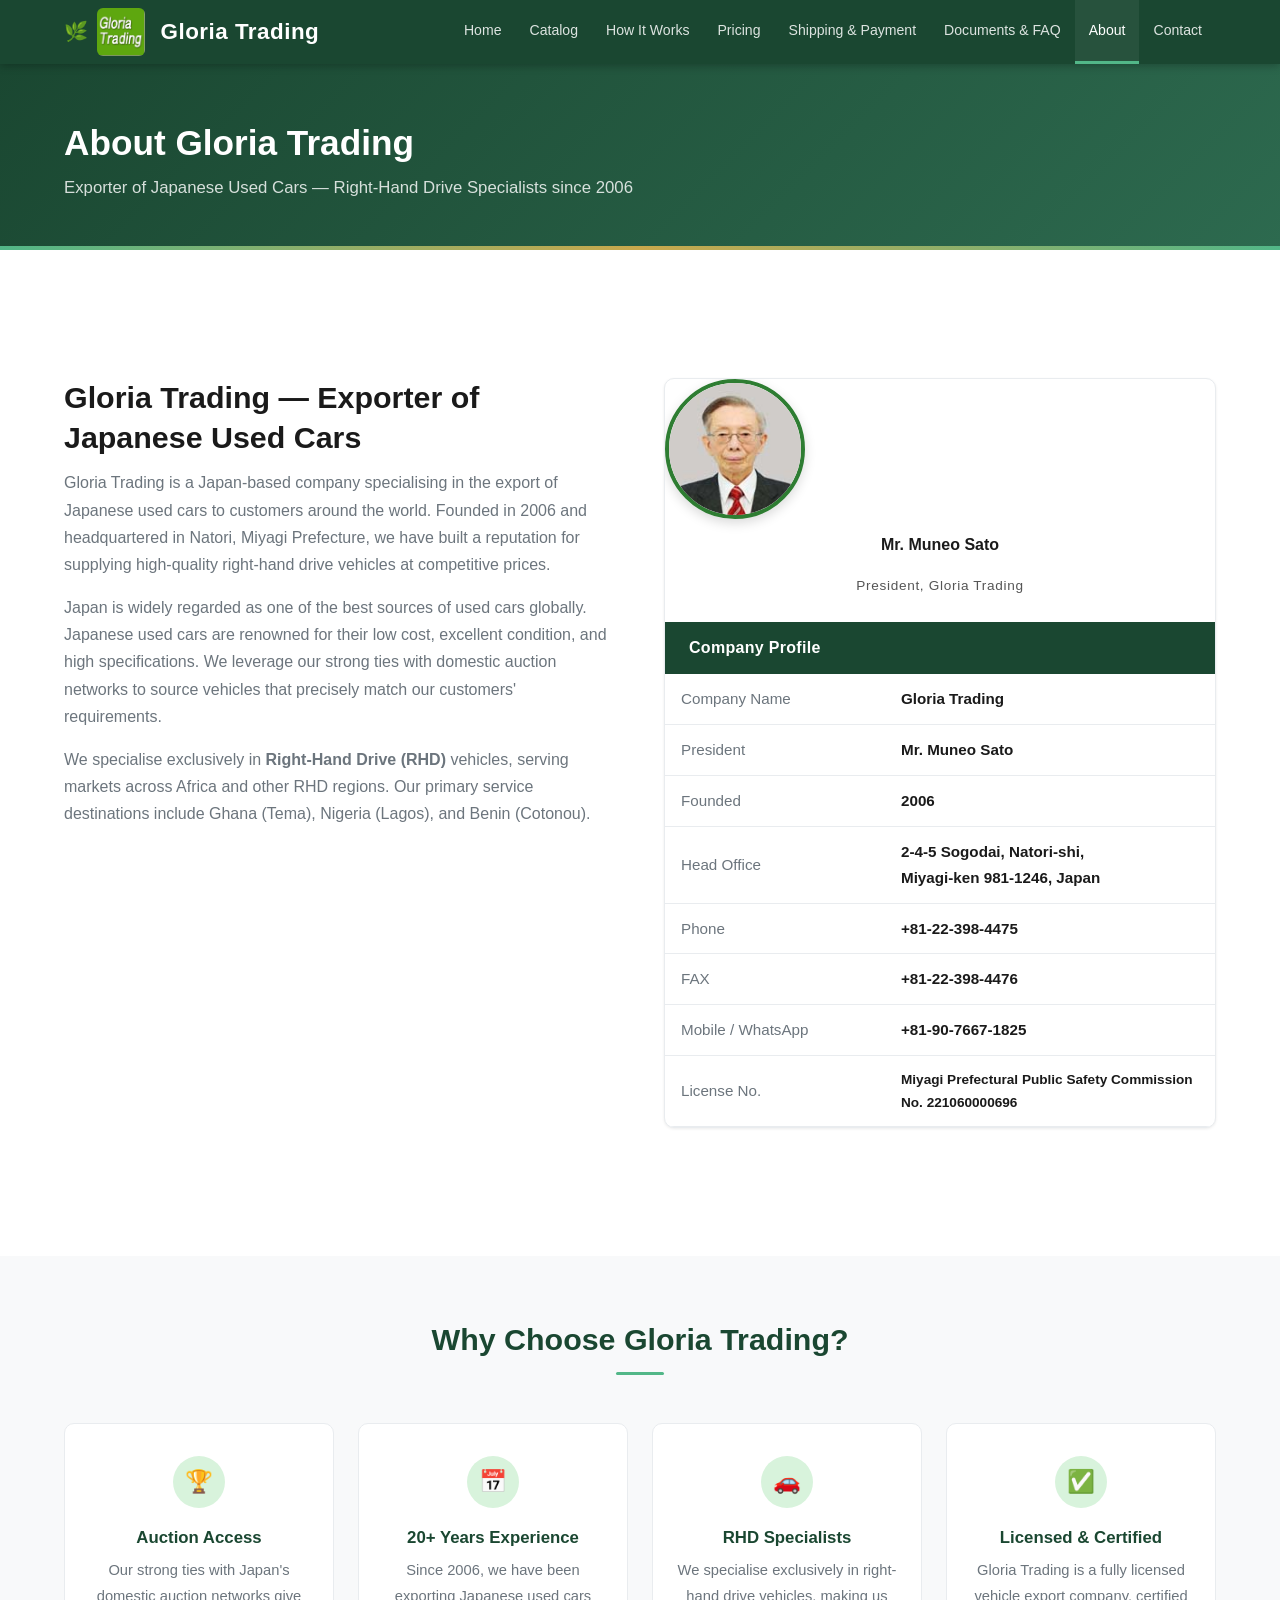
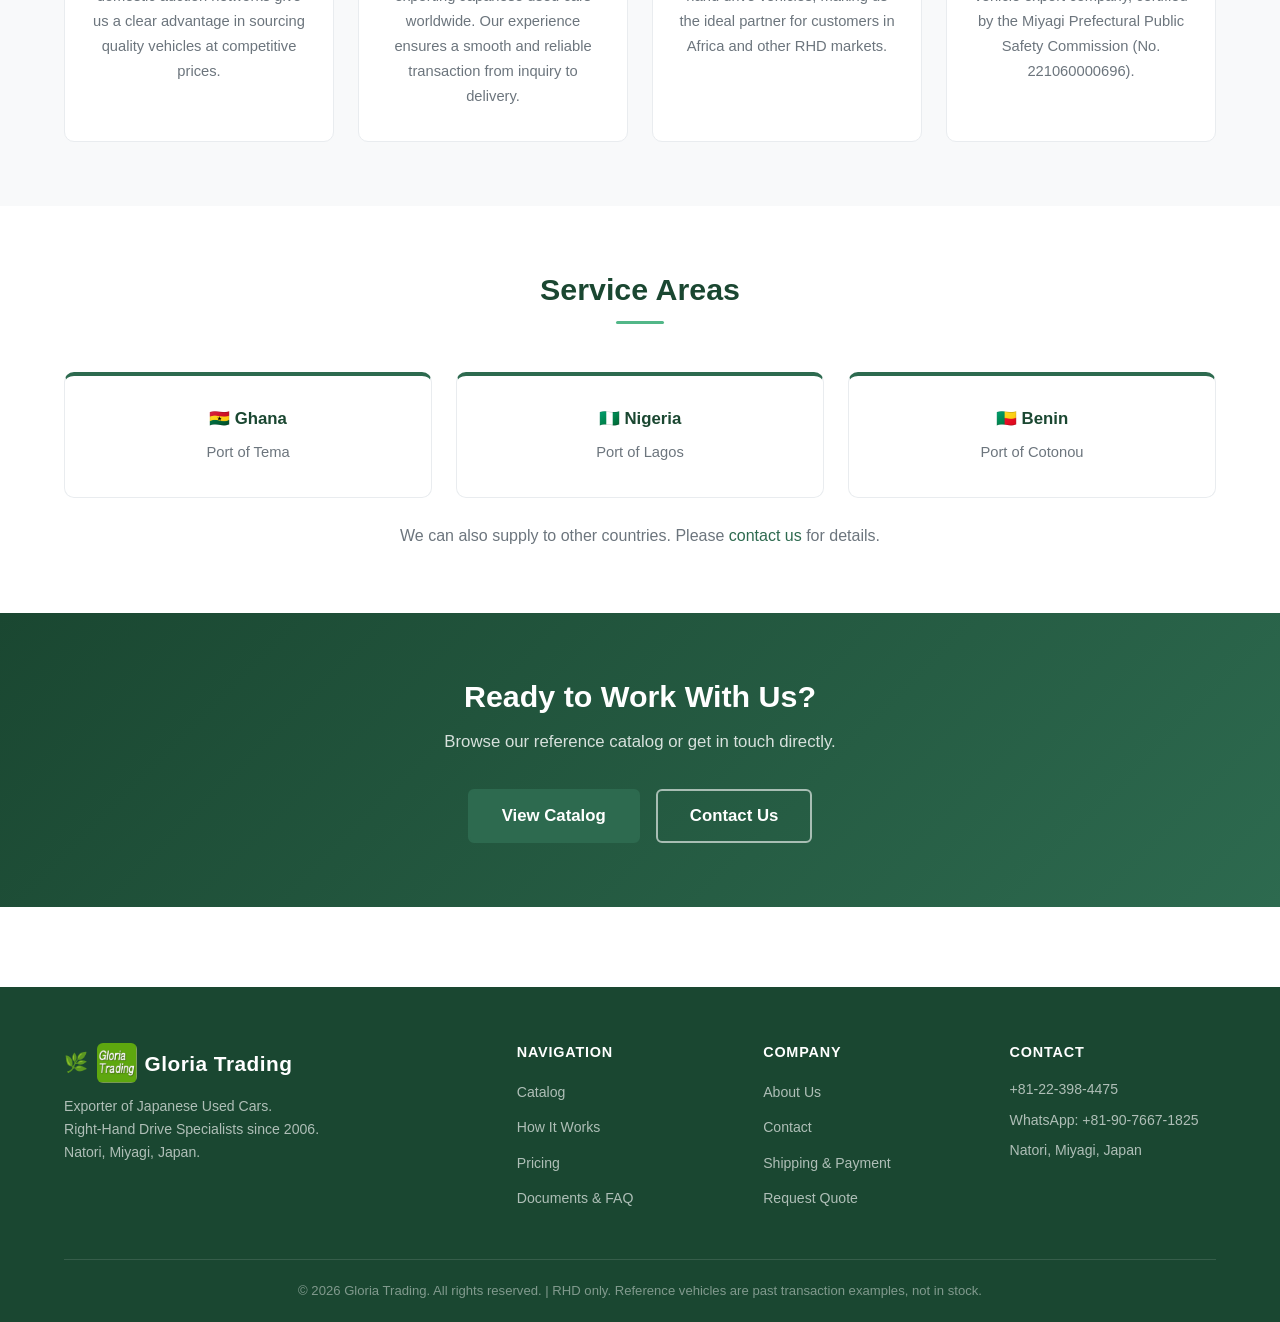
<file: js/about.html>
<!DOCTYPE html>
<html lang="en">
<head>
  <meta charset="UTF-8">
  <meta name="viewport" content="width=device-width, initial-scale=1.0">
  <meta name="description" content="Gloria Trading - Exporter of Japanese used cars since 2006. Based in Miyagi, Japan.">
  <title>About Us - Gloria Trading</title>
  <link rel="stylesheet" href="css/style.css">
</head>
<body>

  <header class="site-header">
    <nav class="navbar">
      <div class="container">
        <div class="navbar-brand">
          <a href="index.html" class="logo">
            <img src="images/gloria-trading-logo.jpg" alt="Gloria Trading" style="height:48px; width:48px; object-fit:cover; border-radius:6px; vertical-align:middle; margin-right:8px;">
            <span style="vertical-align:middle;">Gloria Trading</span>
          </a>
        </div>
        <button class="navbar-toggle" id="navToggle" aria-label="Menu">
          <span></span><span></span><span></span>
        </button>
        <ul class="navbar-menu" id="navMenu">
          <li><a href="index.html">Home</a></li>
          <li><a href="catalog.html">Catalog</a></li>
          <li><a href="how-it-works.html">How It Works</a></li>
          <li><a href="pricing.html">Pricing</a></li>
          <li><a href="shipping-payment.html">Shipping &amp; Payment</a></li>
          <li><a href="documents-faq.html">Documents &amp; FAQ</a></li>
          <li><a href="about.html" class="active">About</a></li>
          <li><a href="contact.html">Contact</a></li>
        </ul>
      </div>
    </nav>
  </header>

  <main>
    <section class="page-header">
      <div class="container">
        <h1>About Gloria Trading</h1>
        <p>Exporter of Japanese Used Cars — Right-Hand Drive Specialists since 2006</p>
      </div>
    </section>

    <!-- Company Intro -->
    <section style="padding: 4rem 0;">
      <div class="container">
        <div class="about-intro">
          <div>
            <h2>Gloria Trading — Exporter of Japanese Used Cars</h2>
            <p>Gloria Trading is a Japan-based company specialising in the export of Japanese used cars to customers around the world. Founded in 2006 and headquartered in Natori, Miyagi Prefecture, we have built a reputation for supplying high-quality right-hand drive vehicles at competitive prices.</p>
            <p>Japan is widely regarded as one of the best sources of used cars globally. Japanese used cars are renowned for their low cost, excellent condition, and high specifications. We leverage our strong ties with domestic auction networks to source vehicles that precisely match our customers' requirements.</p>
            <p>We specialise exclusively in <strong>Right-Hand Drive (RHD)</strong> vehicles, serving markets across Africa and other RHD regions. Our primary service destinations include Ghana (Tema), Nigeria (Lagos), and Benin (Cotonou).</p>
          </div>
          <div class="company-profile-card">
            <!-- President Photo -->
            <div style="text-align:center; margin-bottom:1.5rem;">
              <img src="images/president-muneo-sato.jpg" alt="President Muneo Sato"
                style="width:140px; height:140px; object-fit:cover; object-position:top; border-radius:50%; border:4px solid #2e7d32; box-shadow:0 4px 12px rgba(0,0,0,0.15);">
              <p style="margin-top:0.75rem; font-weight:700; font-size:1rem; color:#1a1a1a;">Mr. Muneo Sato</p>
              <p style="margin-top:0.2rem; font-size:0.85rem; color:#555; letter-spacing:0.05em;">President, Gloria Trading</p>
            </div>
            <h3>Company Profile</h3>
            <table class="profile-table">
              <tr><td>Company Name</td><td>Gloria Trading</td></tr>
              <tr><td>President</td><td>Mr. Muneo Sato</td></tr>
              <tr><td>Founded</td><td>2006</td></tr>
              <tr><td>Head Office</td><td>2-4-5 Sogodai, Natori-shi,<br>Miyagi-ken 981-1246, Japan</td></tr>
              <tr><td>Phone</td><td>+81-22-398-4475</td></tr>
              <tr><td>FAX</td><td>+81-22-398-4476</td></tr>
              <tr><td>Mobile / WhatsApp</td><td>+81-90-7667-1825</td></tr>
              <tr><td>License No.</td><td style="font-size:0.85rem;">Miyagi Prefectural Public Safety Commission<br>No. 221060000696</td></tr>
            </table>
          </div>
        </div>
      </div>
    </section>

    <!-- Why Choose -->
    <section class="features" style="background:#f8f9fa;">
      <div class="container">
        <div class="section-title">
          <h2>Why Choose Gloria Trading?</h2>
          <div class="section-divider"></div>
        </div>
        <div class="features-grid">
          <div class="feature-card">
            <div class="feature-icon">🏆</div>
            <h3>Auction Access</h3>
            <p>Our strong ties with Japan's domestic auction networks give us a clear advantage in sourcing quality vehicles at competitive prices.</p>
          </div>
          <div class="feature-card">
            <div class="feature-icon">📅</div>
            <h3>20+ Years Experience</h3>
            <p>Since 2006, we have been exporting Japanese used cars worldwide. Our experience ensures a smooth and reliable transaction from inquiry to delivery.</p>
          </div>
          <div class="feature-card">
            <div class="feature-icon">🚗</div>
            <h3>RHD Specialists</h3>
            <p>We specialise exclusively in right-hand drive vehicles, making us the ideal partner for customers in Africa and other RHD markets.</p>
          </div>
          <div class="feature-card">
            <div class="feature-icon">✅</div>
            <h3>Licensed &amp; Certified</h3>
            <p>Gloria Trading is a fully licensed vehicle export company, certified by the Miyagi Prefectural Public Safety Commission (No. 221060000696).</p>
          </div>
        </div>
      </div>
    </section>

    <!-- Service Areas -->
    <section class="info-section">
      <div class="container">
        <div class="section-title">
          <h2>Service Areas</h2>
          <div class="section-divider"></div>
        </div>
        <div class="info-grid">
          <div class="info-box" style="text-align:center;">
            <h3>🇬🇭 Ghana</h3>
            <p>Port of Tema</p>
          </div>
          <div class="info-box" style="text-align:center;">
            <h3>🇳🇬 Nigeria</h3>
            <p>Port of Lagos</p>
          </div>
          <div class="info-box" style="text-align:center;">
            <h3>🇧🇯 Benin</h3>
            <p>Port of Cotonou</p>
          </div>
        </div>
        <p style="text-align:center; margin-top:1.5rem; color:var(--text-muted);">We can also supply to other countries. Please <a href="contact.html">contact us</a> for details.</p>
      </div>
    </section>

    <!-- CTA -->
    <section class="cta-section">
      <div class="container">
        <h2>Ready to Work With Us?</h2>
        <p>Browse our reference catalog or get in touch directly.</p>
        <div class="cta-buttons">
          <a href="catalog.html" class="btn btn-primary btn-lg">View Catalog</a>
          <a href="contact.html" class="btn btn-outline btn-lg">Contact Us</a>
        </div>
      </div>
    </section>
  </main>

  <footer class="site-footer">
    <div class="container">
      <div class="footer-content">
        <div class="footer-brand">
          <a href="index.html" class="logo" style="display:flex; align-items:center; gap:8px;">
            <img src="images/gloria-trading-logo.jpg" alt="Gloria Trading" style="height:40px; width:40px; object-fit:cover; border-radius:6px;">
            <span>Gloria Trading</span>
          </a>
          <p>Exporter of Japanese Used Cars.<br>Right-Hand Drive Specialists since 2006.<br>Natori, Miyagi, Japan.</p>
        </div>
        <div class="footer-section">
          <h4>Navigation</h4>
          <ul>
            <li><a href="catalog.html">Catalog</a></li>
            <li><a href="how-it-works.html">How It Works</a></li>
            <li><a href="pricing.html">Pricing</a></li>
            <li><a href="documents-faq.html">Documents &amp; FAQ</a></li>
          </ul>
        </div>
        <div class="footer-section">
          <h4>Company</h4>
          <ul>
            <li><a href="about.html">About Us</a></li>
            <li><a href="contact.html">Contact</a></li>
            <li><a href="shipping-payment.html">Shipping &amp; Payment</a></li>
            <li><a href="rfq.html">Request Quote</a></li>
          </ul>
        </div>
        <div class="footer-section">
          <h4>Contact</h4>
          <p>+81-22-398-4475</p>
          <p>WhatsApp: +81-90-7667-1825</p>
          <p>Natori, Miyagi, Japan</p>
        </div>
      </div>
      <div class="footer-bottom">
        <p>&copy; 2026 Gloria Trading. All rights reserved. | RHD only. Reference vehicles are past transaction examples, not in stock.</p>
      </div>
    </div>
  </footer>

  <script>
    document.getElementById('navToggle').addEventListener('click', function() {
      document.getElementById('navMenu').classList.toggle('open');
    });
  </script>
  <script src="js/main.js"></script>
</body>
</html>
</file>
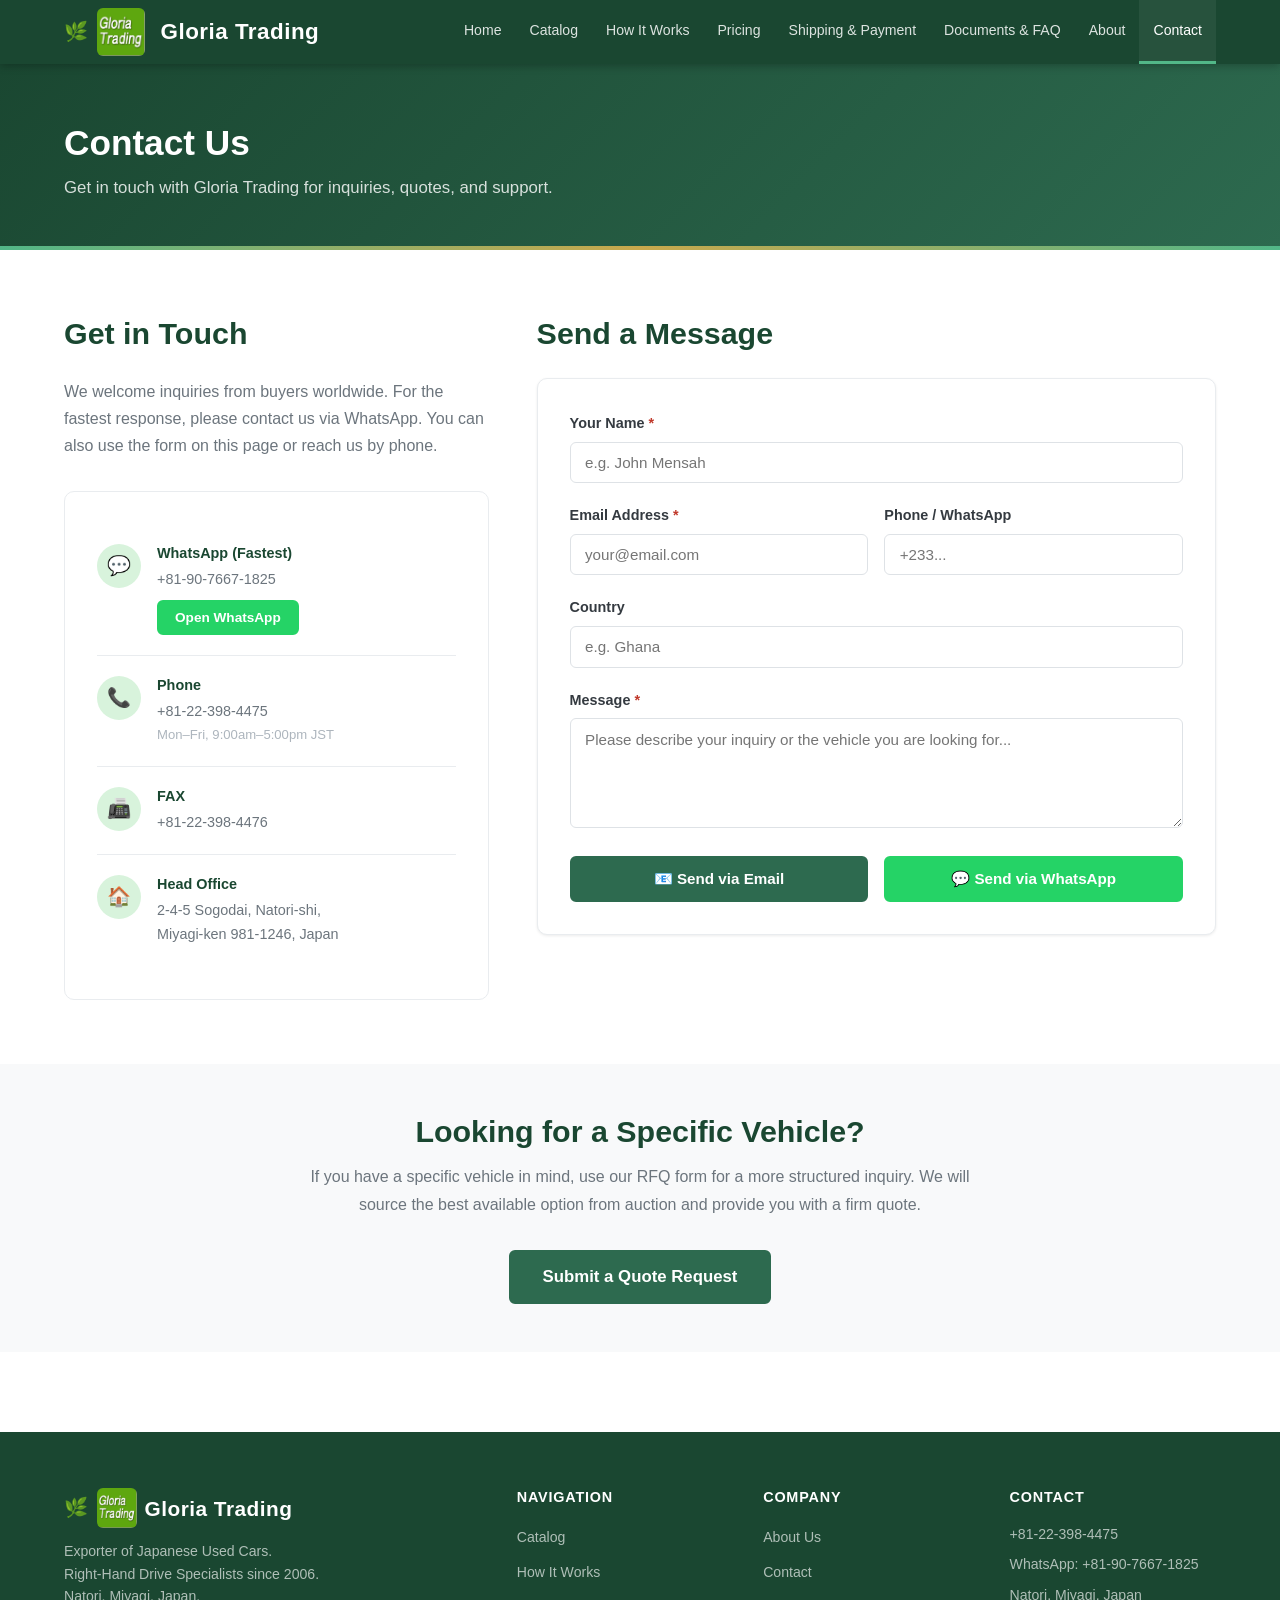
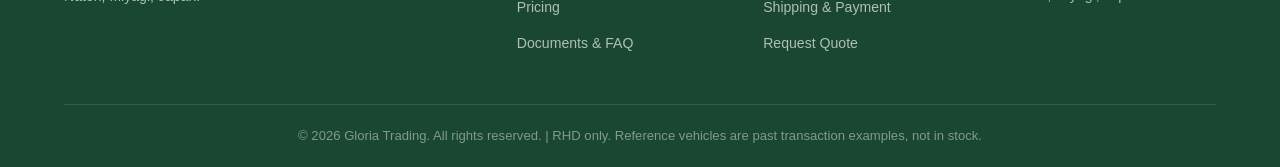
<file: js/contact.html>
<!DOCTYPE html>
<html lang="en">
<head>
  <meta charset="UTF-8">
  <meta name="viewport" content="width=device-width, initial-scale=1.0">
  <meta name="description" content="Contact Gloria Trading for Japanese used car inquiries. WhatsApp, phone, and email available.">
  <title>Contact Us - Gloria Trading</title>
  <link rel="stylesheet" href="css/style.css">
</head>
<body>

  <header class="site-header">
    <nav class="navbar">
      <div class="container">
        <div class="navbar-brand">
          <a href="index.html" class="logo">
            <img src="images/gloria-trading-logo.jpg" alt="Gloria Trading" style="height:48px; width:48px; object-fit:cover; border-radius:6px; vertical-align:middle; margin-right:8px;">
            <span style="vertical-align:middle;">Gloria Trading</span>
          </a>
        </div>
        <button class="navbar-toggle" id="navToggle" aria-label="Menu">
          <span></span><span></span><span></span>
        </button>
        <ul class="navbar-menu" id="navMenu">
          <li><a href="index.html">Home</a></li>
          <li><a href="catalog.html">Catalog</a></li>
          <li><a href="how-it-works.html">How It Works</a></li>
          <li><a href="pricing.html">Pricing</a></li>
          <li><a href="shipping-payment.html">Shipping &amp; Payment</a></li>
          <li><a href="documents-faq.html">Documents &amp; FAQ</a></li>
          <li><a href="about.html">About</a></li>
          <li><a href="contact.html" class="active">Contact</a></li>
        </ul>
      </div>
    </nav>
  </header>

  <main>
    <section class="page-header">
      <div class="container">
        <h1>Contact Us</h1>
        <p>Get in touch with Gloria Trading for inquiries, quotes, and support.</p>
      </div>
    </section>

    <section style="padding: 4rem 0;">
      <div class="container">
        <div class="contact-layout">

          <!-- Contact Info -->
          <div>
            <h2 style="color: var(--green-dark); margin-bottom: 1.5rem;">Get in Touch</h2>
            <p style="margin-bottom: 2rem;">We welcome inquiries from buyers worldwide. For the fastest response, please contact us via WhatsApp. You can also use the form on this page or reach us by phone.</p>

            <div class="contact-info-card">
              <div class="contact-item">
                <div class="contact-icon">💬</div>
                <div>
                  <h4>WhatsApp (Fastest)</h4>
                  <p>+81-90-7667-1825</p>
                  <a href="https://wa.me/819076671825" target="_blank" class="btn btn-whatsapp btn-sm" style="margin-top: 0.5rem; display: inline-block;">Open WhatsApp</a>
                </div>
              </div>
              <div class="contact-item">
                <div class="contact-icon">📞</div>
                <div>
                  <h4>Phone</h4>
                  <p>+81-22-398-4475</p>
                  <p style="font-size: 0.82rem; color: var(--gray-500);">Mon–Fri, 9:00am–5:00pm JST</p>
                </div>
              </div>
              <div class="contact-item">
                <div class="contact-icon">📠</div>
                <div>
                  <h4>FAX</h4>
                  <p>+81-22-398-4476</p>
                </div>
              </div>
              <div class="contact-item">
                <div class="contact-icon">🏠</div>
                <div>
                  <h4>Head Office</h4>
                  <p>2-4-5 Sogodai, Natori-shi,<br>Miyagi-ken 981-1246, Japan</p>
                </div>
              </div>
            </div>
          </div>

          <!-- Contact Form -->
          <div>
            <h2 style="color: var(--green-dark); margin-bottom: 1.5rem;">Send a Message</h2>
            <div id="status-message" class="status-message" style="display:none;"></div>
            <div class="form-card">
              <form id="contact-form">
                <div class="form-group">
                  <label for="contact-name">Your Name <span style="color:#c0392b;">*</span></label>
                  <input type="text" id="contact-name" name="name" required placeholder="e.g. John Mensah">
                </div>
                <div class="form-row">
                  <div class="form-group">
                    <label for="contact-email">Email Address <span style="color:#c0392b;">*</span></label>
                    <input type="email" id="contact-email" name="email" required placeholder="your@email.com">
                  </div>
                  <div class="form-group">
                    <label for="contact-phone">Phone / WhatsApp</label>
                    <input type="tel" id="contact-phone" name="phone" placeholder="+233...">
                  </div>
                </div>
                <div class="form-group">
                  <label for="contact-country">Country</label>
                  <input type="text" id="contact-country" name="country" placeholder="e.g. Ghana">
                </div>
                <div class="form-group">
                  <label for="contact-message">Message <span style="color:#c0392b;">*</span></label>
                  <textarea id="contact-message" name="message" rows="5" required placeholder="Please describe your inquiry or the vehicle you are looking for..."></textarea>
                </div>
                <div style="display: flex; gap: 1rem; flex-wrap: wrap;">
                  <button type="button" id="contact-email-btn" class="btn btn-primary" style="flex: 1;">📧 Send via Email</button>
                  <button type="button" id="contact-wa-btn" class="btn btn-whatsapp" style="flex: 1;">💬 Send via WhatsApp</button>
                </div>
              </form>
            </div>
          </div>

        </div>
      </div>
    </section>

    <!-- RFQ Prompt -->
    <section style="padding: 3rem 0; background: var(--gray-100);">
      <div class="container">
        <div style="max-width: 700px; margin: 0 auto; text-align: center;">
          <h2 style="color: var(--green-dark);">Looking for a Specific Vehicle?</h2>
          <p>If you have a specific vehicle in mind, use our RFQ form for a more structured inquiry. We will source the best available option from auction and provide you with a firm quote.</p>
          <a href="rfq.html" class="btn btn-primary btn-lg" style="margin-top: 1rem;">Submit a Quote Request</a>
        </div>
      </div>
    </section>
  </main>

  <footer class="site-footer">
    <div class="container">
      <div class="footer-content">
        <div class="footer-brand">
          <a href="index.html" class="logo" style="display:flex; align-items:center; gap:8px;">
            <img src="images/gloria-trading-logo.jpg" alt="Gloria Trading" style="height:40px; width:40px; object-fit:cover; border-radius:6px;">
            <span>Gloria Trading</span>
          </a>
          <p>Exporter of Japanese Used Cars.<br>Right-Hand Drive Specialists since 2006.<br>Natori, Miyagi, Japan.</p>
        </div>
        <div class="footer-section">
          <h4>Navigation</h4>
          <ul>
            <li><a href="catalog.html">Catalog</a></li>
            <li><a href="how-it-works.html">How It Works</a></li>
            <li><a href="pricing.html">Pricing</a></li>
            <li><a href="documents-faq.html">Documents &amp; FAQ</a></li>
          </ul>
        </div>
        <div class="footer-section">
          <h4>Company</h4>
          <ul>
            <li><a href="about.html">About Us</a></li>
            <li><a href="contact.html">Contact</a></li>
            <li><a href="shipping-payment.html">Shipping &amp; Payment</a></li>
            <li><a href="rfq.html">Request Quote</a></li>
          </ul>
        </div>
        <div class="footer-section">
          <h4>Contact</h4>
          <p>+81-22-398-4475</p>
          <p>WhatsApp: +81-90-7667-1825</p>
          <p>Natori, Miyagi, Japan</p>
        </div>
      </div>
      <div class="footer-bottom">
        <p>&copy; 2026 Gloria Trading. All rights reserved. | RHD only. Reference vehicles are past transaction examples, not in stock.</p>
      </div>
    </div>
  </footer>

  <script>
    document.getElementById('navToggle').addEventListener('click', function() {
      document.getElementById('navMenu').classList.toggle('open');
    });

    document.addEventListener("DOMContentLoaded", function() {
      var emailBtn = document.getElementById("contact-email-btn");
      var waBtn = document.getElementById("contact-wa-btn");

      if (emailBtn) {
        emailBtn.addEventListener("click", function() {
          var name = document.getElementById("contact-name").value.trim();
          var email = document.getElementById("contact-email").value.trim();
          var phone = document.getElementById("contact-phone").value.trim();
          var country = document.getElementById("contact-country").value.trim();
          var message = document.getElementById("contact-message").value.trim();
          if (!name || !email || !message) {
            alert("Please fill in Name, Email, and Message.");
            return;
          }
          var subject = encodeURIComponent("Inquiry from " + name);
          var body = encodeURIComponent("Name: " + name + "\nEmail: " + email + "\nPhone: " + phone + "\nCountry: " + country + "\n\nMessage:\n" + message);
          window.location.href = "mailto:info@gloriatrading.com?subject=" + subject + "&body=" + body;
        });
      }

      if (waBtn) {
        waBtn.addEventListener("click", function() {
          var name = document.getElementById("contact-name").value.trim();
          var phone = document.getElementById("contact-phone").value.trim();
          var country = document.getElementById("contact-country").value.trim();
          var message = document.getElementById("contact-message").value.trim();
          if (!name || !message) {
            alert("Please fill in Name and Message.");
            return;
          }
          var waText = "Hello Gloria Trading,\n\nName: " + name + "\nPhone: " + phone + "\nCountry: " + country + "\n\nMessage:\n" + message;
          var encoded = encodeURIComponent(waText);
          window.open("https://wa.me/819076671825?text=" + encoded, "_blank");
        });
      }
    });
  </script>
</body>
</html>
</file>
<file: css/style.css>
/* ============================================================
   Gloria Trading — Main Stylesheet
   Theme: White + Deep Green / Simple & Clean
   ============================================================ */

/* ── CSS Variables ── */
:root {
  --green-dark:   #005a2b;
  --green-mid:    #009042;
  --green-light:  #00b050;
  --green-pale:   #d6f0e0;
  --green-accent: #007a38;
  --white:        #ffffff;
  --gray-100:     #f8f9fa;
  --gray-200:     #e9ecef;
  --gray-300:     #dee2e6;
  --gray-500:     #adb5bd;
  --gray-600:     #6c757d;
  --gray-800:     #343a40;
  --text-dark:    #1a1a1a;
  --text-muted:   #6c757d;
  --gold:         #c9a84c;
  --shadow-sm:    0 1px 3px rgba(0,0,0,0.08);
  --shadow-md:    0 4px 12px rgba(0,0,0,0.10);
  --shadow-lg:    0 8px 24px rgba(0,0,0,0.12);
  --radius:       6px;
  --radius-lg:    10px;
  --transition:   0.25s ease;
}

/* ── Reset ── */
*, *::before, *::after {
  margin: 0;
  padding: 0;
  box-sizing: border-box;
}

html {
  font-size: 16px;
  scroll-behavior: smooth;
}

body {
  font-family: -apple-system, BlinkMacSystemFont, 'Segoe UI', Roboto, 'Helvetica Neue', sans-serif;
  line-height: 1.7;
  color: var(--text-dark);
  background-color: var(--white);
}

h1, h2, h3, h4, h5, h6 {
  font-weight: 700;
  line-height: 1.3;
  margin-bottom: 0.75rem;
  color: var(--text-dark);
}

h1 { font-size: 2.4rem; }
h2 { font-size: 1.9rem; }
h3 { font-size: 1.35rem; }
h4 { font-size: 1.1rem; }

p { margin-bottom: 1rem; color: var(--text-muted); }
p:last-child { margin-bottom: 0; }

a {
  color: var(--green-mid);
  text-decoration: none;
  transition: color var(--transition);
}
a:hover { color: var(--green-dark); }

ul, ol { padding-left: 1.5rem; }
li { margin-bottom: 0.4rem; }

img { max-width: 100%; height: auto; display: block; }

/* ── Container ── */
.container {
  max-width: 1200px;
  margin: 0 auto;
  padding: 0 24px;
}

/* ============================================================
   NAVIGATION
   ============================================================ */
.site-header {
  background-color: var(--green-dark);
  position: sticky;
  top: 0;
  z-index: 1000;
  box-shadow: 0 2px 8px rgba(0,0,0,0.25);
}

.navbar {
  padding: 0;
}

.navbar .container {
  display: flex;
  justify-content: space-between;
  align-items: center;
  height: 64px;
}

/* Logo */
.navbar-brand { flex-shrink: 0; }

.logo {
  font-size: 1.4rem;
  font-weight: 800;
  color: var(--white);
  letter-spacing: 0.5px;
  display: flex;
  align-items: center;
  gap: 8px;
}

.logo::before {
  content: "🌿";
  font-size: 1.2rem;
}

/* Nav links */
.navbar-menu {
  display: flex;
  list-style: none;
  gap: 0;
  margin: 0;
  padding: 0;
  height: 64px;
  align-items: stretch;
}

.navbar-menu li {
  margin: 0;
  display: flex;
  align-items: stretch;
}

.navbar-menu a {
  color: rgba(255,255,255,0.85);
  font-size: 0.88rem;
  font-weight: 500;
  padding: 0 14px;
  display: flex;
  align-items: center;
  border-bottom: 3px solid transparent;
  transition: all var(--transition);
  white-space: nowrap;
}

.navbar-menu a:hover,
.navbar-menu a.active {
  color: var(--white);
  border-bottom-color: var(--green-light);
  background-color: rgba(255,255,255,0.06);
}

/* Mobile hamburger */
.navbar-toggle {
  display: none;
  background: none;
  border: none;
  cursor: pointer;
  padding: 8px;
  flex-direction: column;
  gap: 5px;
}

.navbar-toggle span {
  display: block;
  width: 24px;
  height: 2px;
  background-color: var(--white);
  border-radius: 2px;
  transition: all var(--transition);
}

/* ============================================================
   BUTTONS
   ============================================================ */
.btn {
  display: inline-block;
  padding: 0.65rem 1.5rem;
  border: 2px solid transparent;
  border-radius: var(--radius);
  font-size: 0.95rem;
  font-weight: 600;
  cursor: pointer;
  transition: all var(--transition);
  text-align: center;
  line-height: 1.4;
}

.btn-primary {
  background-color: var(--green-mid);
  color: var(--white);
  border-color: var(--green-mid);
}
.btn-primary:hover {
  background-color: var(--green-dark);
  border-color: var(--green-dark);
  color: var(--white);
  box-shadow: var(--shadow-md);
  transform: translateY(-1px);
}

.btn-secondary {
  background-color: var(--white);
  color: var(--green-mid);
  border-color: var(--green-mid);
}
.btn-secondary:hover {
  background-color: var(--green-pale);
  color: var(--green-dark);
}

.btn-outline {
  background-color: transparent;
  color: var(--white);
  border-color: rgba(255,255,255,0.6);
}
.btn-outline:hover {
  background-color: rgba(255,255,255,0.12);
  border-color: var(--white);
  color: var(--white);
}

.btn-whatsapp {
  background-color: #25D366;
  color: var(--white);
  border-color: #25D366;
}
.btn-whatsapp:hover {
  background-color: #1da851;
  border-color: #1da851;
  color: var(--white);
}

.btn-block {
  display: block;
  width: 100%;
}

.btn-lg {
  padding: 0.85rem 2rem;
  font-size: 1.05rem;
}

.btn-sm {
  padding: 0.4rem 1rem;
  font-size: 0.85rem;
}

/* ============================================================
   HERO SECTION
   ============================================================ */
.hero {
  background: linear-gradient(135deg, var(--green-dark) 0%, var(--green-mid) 60%, var(--green-accent) 100%);
  padding: 6rem 0 5rem;
  text-align: center;
  position: relative;
  overflow: hidden;
}

.hero::before {
  content: "";
  position: absolute;
  inset: 0;
  background: url("data:image/svg+xml,%3Csvg width='60' height='60' viewBox='0 0 60 60' xmlns='http://www.w3.org/2000/svg'%3E%3Cg fill='none' fill-rule='evenodd'%3E%3Cg fill='%23ffffff' fill-opacity='0.03'%3E%3Cpath d='M36 34v-4h-2v4h-4v2h4v4h2v-4h4v-2h-4zm0-30V0h-2v4h-4v2h4v4h2V6h4V4h-4zM6 34v-4H4v4H0v2h4v4h2v-4h4v-2H6zM6 4V0H4v4H0v2h4v4h2V6h4V4H6z'/%3E%3C/g%3E%3C/g%3E%3C/svg%3E");
}

.hero-content {
  position: relative;
  z-index: 1;
}

.hero-content h1 {
  color: var(--white);
  font-size: 3rem;
  margin-bottom: 1rem;
  text-shadow: 0 2px 8px rgba(0,0,0,0.2);
}

.hero-subtitle {
  font-size: 1.2rem;
  color: rgba(255,255,255,0.88);
  margin-bottom: 2rem;
  max-width: 560px;
  margin-left: auto;
  margin-right: auto;
}

.disclaimer-badge {
  display: inline-block;
  padding: 0.45rem 1.1rem;
  background-color: rgba(255,255,255,0.15);
  border: 1px solid rgba(255,255,255,0.35);
  border-radius: 20px;
  color: rgba(255,255,255,0.92);
  font-size: 0.88rem;
  margin-bottom: 2rem;
  backdrop-filter: blur(4px);
}

.hero-actions {
  display: flex;
  gap: 1rem;
  justify-content: center;
  flex-wrap: wrap;
  margin-top: 0.5rem;
}

/* ============================================================
   PAGE HEADER (inner pages)
   ============================================================ */
.page-header {
  background: linear-gradient(135deg, var(--green-dark) 0%, var(--green-mid) 100%);
  padding: 3.5rem 0 3rem;
  position: relative;
  overflow: hidden;
}

.page-header::after {
  content: "";
  position: absolute;
  bottom: 0;
  left: 0;
  right: 0;
  height: 4px;
  background: linear-gradient(90deg, var(--green-light), var(--gold), var(--green-light));
}

.page-header h1 {
  color: var(--white);
  margin-bottom: 0.5rem;
  font-size: 2.2rem;
}

.page-header p {
  color: rgba(255,255,255,0.82);
  font-size: 1.05rem;
  margin: 0;
}

/* ============================================================
   SECTIONS
   ============================================================ */
section { padding: 4rem 0; }

.section-title {
  text-align: center;
  margin-bottom: 3rem;
}

.section-title h2 {
  color: var(--green-dark);
  margin-bottom: 0.5rem;
}

.section-title p {
  color: var(--text-muted);
  font-size: 1.05rem;
  max-width: 560px;
  margin: 0 auto;
}

.section-divider {
  width: 48px;
  height: 3px;
  background: var(--green-light);
  margin: 0.75rem auto 0;
  border-radius: 2px;
}

/* ============================================================
   FEATURE CARDS
   ============================================================ */
.features {
  padding: 4rem 0;
  background-color: var(--gray-100);
}

.features-grid {
  display: grid;
  grid-template-columns: repeat(4, 1fr);
  gap: 1.5rem;
}

.feature-card {
  padding: 2rem 1.5rem;
  background-color: var(--white);
  border-radius: var(--radius-lg);
  border: 1px solid var(--gray-200);
  transition: all var(--transition);
  text-align: center;
}

.feature-card:hover {
  transform: translateY(-4px);
  box-shadow: var(--shadow-md);
  border-color: var(--green-light);
}

.feature-icon {
  width: 52px;
  height: 52px;
  background-color: var(--green-pale);
  border-radius: 50%;
  display: flex;
  align-items: center;
  justify-content: center;
  margin: 0 auto 1.2rem;
  font-size: 1.4rem;
}

.feature-card h3 {
  font-size: 1.05rem;
  color: var(--green-dark);
  margin-bottom: 0.6rem;
}

.feature-card p {
  color: var(--text-muted);
  font-size: 0.92rem;
  margin: 0;
}

/* ============================================================
   CTA SECTION
   ============================================================ */
.cta-section {
  padding: 4rem 0;
  text-align: center;
  background: linear-gradient(135deg, var(--green-dark) 0%, var(--green-mid) 100%);
}

.cta-section h2 {
  color: var(--white);
  margin-bottom: 0.75rem;
}

.cta-section p {
  color: rgba(255,255,255,0.82);
  margin-bottom: 2rem;
  font-size: 1.05rem;
}

.cta-buttons {
  display: flex;
  gap: 1rem;
  justify-content: center;
  flex-wrap: wrap;
}

/* ============================================================
   INFO GRID
   ============================================================ */
.info-section { padding: 4rem 0; }

.info-grid {
  display: grid;
  grid-template-columns: repeat(3, 1fr);
  gap: 1.5rem;
}

.info-box {
  padding: 2rem;
  background-color: var(--white);
  border-radius: var(--radius-lg);
  border: 1px solid var(--gray-200);
  border-top: 4px solid var(--green-mid);
  transition: box-shadow var(--transition);
}

.info-box:hover { box-shadow: var(--shadow-md); }

.info-box h3 {
  font-size: 1.05rem;
  color: var(--green-dark);
  margin-bottom: 0.6rem;
}

.info-box p {
  color: var(--text-muted);
  font-size: 0.92rem;
  margin: 0;
}

/* ============================================================
   CATALOG LAYOUT
   ============================================================ */
.catalog-layout {
  display: grid;
  grid-template-columns: 240px 1fr;
  gap: 2rem;
  align-items: start;
}

.catalog-sidebar {
  background-color: var(--white);
  border: 1px solid var(--gray-200);
  border-radius: var(--radius-lg);
  padding: 1.5rem;
  position: sticky;
  top: 80px;
}

.filter-group h3 {
  font-size: 0.95rem;
  font-weight: 700;
  color: var(--green-dark);
  margin-bottom: 1.2rem;
  padding-bottom: 0.6rem;
  border-bottom: 2px solid var(--green-pale);
  text-transform: uppercase;
  letter-spacing: 0.5px;
}

.filter-item {
  margin-bottom: 1.2rem;
}

.filter-item label {
  display: block;
  margin-bottom: 0.4rem;
  font-weight: 600;
  font-size: 0.88rem;
  color: var(--gray-800);
}

.filter-select,
.filter-input {
  width: 100%;
  padding: 0.55rem 0.75rem;
  border: 1px solid var(--gray-300);
  border-radius: var(--radius);
  font-size: 0.9rem;
  background-color: var(--white);
  transition: border-color var(--transition);
}

.filter-select:focus,
.filter-input:focus {
  outline: none;
  border-color: var(--green-mid);
  box-shadow: 0 0 0 3px rgba(45,106,79,0.1);
}

.catalog-main { min-width: 0; }

.results-info {
  display: flex;
  justify-content: space-between;
  align-items: center;
  margin-bottom: 1.5rem;
  padding-bottom: 1rem;
  border-bottom: 1px solid var(--gray-200);
}

.results-count {
  font-weight: 600;
  color: var(--green-dark);
}

/* ============================================================
   VEHICLE CARDS
   ============================================================ */
.vehicle-grid {
  display: grid;
  grid-template-columns: repeat(auto-fill, minmax(260px, 1fr));
  gap: 1.5rem;
  margin-bottom: 2rem;
}

.vehicle-card {
  background-color: var(--white);
  border: 1px solid var(--gray-200);
  border-radius: var(--radius-lg);
  overflow: hidden;
  transition: all var(--transition);
  display: flex;
  flex-direction: column;
  position: relative;
}

.vehicle-card:hover {
  border-color: var(--green-mid);
  box-shadow: var(--shadow-lg);
  transform: translateY(-3px);
}

/* REFERENCE ribbon */
.vehicle-card::before {
  content: "REFERENCE";
  position: absolute;
  top: 0;
  left: 0;
  width: 100%;
  background: var(--green-dark);
  color: var(--white);
  text-align: center;
  padding: 0.35rem 0;
  font-size: 0.72rem;
  font-weight: 700;
  letter-spacing: 2px;
  z-index: 2;
}

.vehicle-image {
  position: relative;
  width: 100%;
  padding-bottom: 66.67%;
  overflow: hidden;
  background-color: var(--gray-100);
  margin-top: 1.7rem;
}

.vehicle-image img {
  position: absolute;
  top: 0; left: 0;
  width: 100%; height: 100%;
  object-fit: cover;
  transition: transform 0.4s ease;
}

.vehicle-card:hover .vehicle-image img {
  transform: scale(1.04);
}

.vehicle-image.no-image {
  background-color: var(--gray-200);
  display: flex;
  align-items: center;
  justify-content: center;
  color: var(--gray-500);
  font-size: 0.85rem;
}

.vehicle-card-inner {
  padding: 1.25rem 1.25rem 1.5rem;
  text-align: center;
  flex: 1;
  display: flex;
  flex-direction: column;
}

.vehicle-title {
  font-size: 1.1rem;
  font-weight: 700;
  color: var(--text-dark);
  margin-bottom: 0.3rem;
}

.ref-id {
  font-size: 0.8rem;
  color: var(--gray-500);
  margin-bottom: 0.6rem;
  font-family: monospace;
}

.vehicle-meta {
  font-size: 0.88rem;
  color: var(--text-muted);
  margin-bottom: 0.3rem;
}

.vehicle-drive {
  font-size: 0.82rem;
  color: var(--green-accent);
  font-weight: 600;
  margin-bottom: 0.8rem;
}

.vehicle-price-block {
  margin: 0.8rem 0 1rem;
  padding: 0.8rem;
  background-color: var(--gray-100);
  border-radius: var(--radius);
}

.price-label {
  font-size: 0.78rem;
  color: var(--gray-600);
  margin-bottom: 0.25rem;
  text-transform: uppercase;
  letter-spacing: 0.5px;
}

.price-range {
  font-size: 1.2rem;
  font-weight: 700;
  color: var(--green-dark);
  margin-bottom: 0.2rem;
}

.price-basis {
  font-size: 0.78rem;
  color: var(--gray-500);
}

.vehicle-note {
  font-size: 0.78rem;
  color: var(--gray-500);
  margin: 0.5rem 0 1rem;
  font-style: italic;
}

.vehicle-card-inner .btn {
  margin-top: auto;
}

/* ============================================================
   VEHICLE DETAIL
   ============================================================ */
.vehicle-detail-layout {
  display: grid;
  grid-template-columns: 1fr 1fr;
  gap: 3rem;
  align-items: start;
}

.vehicle-gallery { display: flex; flex-direction: column; }

.main-image {
  position: relative;
  width: 100%;
  padding-bottom: 75%;
  overflow: hidden;
  background-color: var(--gray-100);
  border-radius: var(--radius-lg);
  margin-bottom: 1rem;
  border: 1px solid var(--gray-200);
}

.main-image img {
  position: absolute;
  top: 0; left: 0;
  width: 100%; height: 100%;
  object-fit: cover;
}

.main-image.no-image {
  background-color: var(--gray-200);
  display: flex;
  align-items: center;
  justify-content: center;
  color: var(--gray-500);
}

.disclaimer-box {
  background-color: #fffbeb;
  border-left: 4px solid var(--gold);
  padding: 1.25rem 1.5rem;
  margin: 1.5rem 0;
  border-radius: 0 var(--radius) var(--radius) 0;
}

.disclaimer-box p { color: #7c5c00; margin: 0; font-size: 0.9rem; }

.price-section {
  background-color: var(--green-pale);
  padding: 1.5rem;
  border-radius: var(--radius-lg);
  margin: 1.5rem 0;
  border: 1px solid rgba(45,106,79,0.2);
}

.price-value {
  display: block;
  font-size: 1.6rem;
  font-weight: 700;
  color: var(--green-dark);
  margin-top: 0.25rem;
}

.spec-table {
  width: 100%;
  border-collapse: collapse;
  margin: 1rem 0;
}

.spec-table tr { border-bottom: 1px solid var(--gray-200); }
.spec-table tr:last-child { border-bottom: none; }

.spec-label {
  font-weight: 600;
  color: var(--gray-600);
  width: 40%;
  padding: 0.7rem 0;
  font-size: 0.9rem;
}

.spec-value {
  color: var(--text-dark);
  padding: 0.7rem 0;
  font-size: 0.95rem;
}

/* ============================================================
   PAGINATION
   ============================================================ */
.pagination {
  display: flex;
  justify-content: center;
  gap: 0.4rem;
  margin-top: 2rem;
}

.pagination-btn {
  padding: 0.5rem 1rem;
  border: 1px solid var(--gray-300);
  background-color: var(--white);
  border-radius: var(--radius);
  cursor: pointer;
  font-size: 0.9rem;
  transition: all var(--transition);
}

.pagination-btn:hover {
  background-color: var(--green-pale);
  border-color: var(--green-mid);
  color: var(--green-dark);
}

.pagination-current {
  padding: 0.5rem 1rem;
  background-color: var(--green-mid);
  color: var(--white);
  border-radius: var(--radius);
  font-weight: 700;
  font-size: 0.9rem;
}

/* ============================================================
   FOOTER
   ============================================================ */
.site-footer {
  background-color: var(--green-dark);
  color: rgba(255,255,255,0.75);
  padding: 3.5rem 0 0;
  margin-top: 5rem;
}

.footer-content {
  display: grid;
  grid-template-columns: 2fr 1fr 1fr 1fr;
  gap: 2.5rem;
  padding-bottom: 2.5rem;
  border-bottom: 1px solid rgba(255,255,255,0.12);
}

.footer-brand .logo {
  font-size: 1.3rem;
  color: var(--white);
  margin-bottom: 0.75rem;
}

.footer-brand p {
  color: rgba(255,255,255,0.65);
  font-size: 0.88rem;
  line-height: 1.6;
}

.footer-section h4 {
  color: var(--white);
  font-size: 0.9rem;
  font-weight: 700;
  text-transform: uppercase;
  letter-spacing: 0.8px;
  margin-bottom: 1rem;
}

.footer-section ul { list-style: none; padding: 0; }

.footer-section li { margin-bottom: 0.5rem; }

.footer-section a {
  color: rgba(255,255,255,0.65);
  font-size: 0.88rem;
  transition: color var(--transition);
}

.footer-section a:hover { color: var(--green-light); }

.footer-section p {
  color: rgba(255,255,255,0.65);
  font-size: 0.88rem;
  margin-bottom: 0.4rem;
}

.footer-bottom {
  padding: 1.25rem 0;
  text-align: center;
  font-size: 0.82rem;
  color: rgba(255,255,255,0.45);
}

.footer-bottom p { margin: 0; color: rgba(255,255,255,0.45); }

/* ============================================================
   FORMS
   ============================================================ */
.form-card {
  background-color: var(--white);
  border: 1px solid var(--gray-200);
  border-radius: var(--radius-lg);
  padding: 2rem;
  box-shadow: var(--shadow-sm);
}

fieldset {
  border: none;
  padding: 1.25rem 0;
  border-bottom: 1px solid var(--gray-200);
}

fieldset:last-of-type { border-bottom: none; }

legend {
  font-size: 1rem;
  font-weight: 700;
  color: var(--green-dark);
  margin-bottom: 1rem;
  padding: 0;
}

.form-group { margin-bottom: 1.25rem; }

.form-row {
  display: grid;
  grid-template-columns: 1fr 1fr;
  gap: 1rem;
}

label {
  display: block;
  margin-bottom: 0.4rem;
  font-weight: 600;
  font-size: 0.9rem;
  color: var(--gray-800);
}

input[type="text"],
input[type="email"],
input[type="tel"],
input[type="number"],
select,
textarea {
  width: 100%;
  padding: 0.7rem 0.9rem;
  border: 1px solid var(--gray-300);
  border-radius: var(--radius);
  font-size: 0.95rem;
  font-family: inherit;
  background-color: var(--white);
  transition: border-color var(--transition), box-shadow var(--transition);
  color: var(--text-dark);
}

input:focus,
select:focus,
textarea:focus {
  outline: none;
  border-color: var(--green-mid);
  box-shadow: 0 0 0 3px rgba(45,106,79,0.12);
}

small {
  display: block;
  margin-top: 0.3rem;
  color: var(--gray-600);
  font-size: 0.82rem;
}

/* ============================================================
   STATUS MESSAGES
   ============================================================ */
.status-message {
  padding: 1rem 1.25rem;
  border-radius: var(--radius);
  margin-bottom: 1.25rem;
  font-weight: 600;
  font-size: 0.95rem;
}

.status-success {
  background-color: var(--green-pale);
  color: var(--green-dark);
  border: 1px solid var(--green-light);
}

.status-error {
  background-color: #fdecea;
  color: #b71c1c;
  border: 1px solid #f5c6cb;
}

/* ============================================================
   TABLES
   ============================================================ */
.data-table {
  width: 100%;
  border-collapse: collapse;
  font-size: 0.95rem;
}

.data-table th {
  background-color: var(--green-dark);
  color: var(--white);
  padding: 0.75rem 1rem;
  text-align: left;
  font-size: 0.85rem;
  font-weight: 600;
  letter-spacing: 0.3px;
}

.data-table td {
  padding: 0.75rem 1rem;
  border-bottom: 1px solid var(--gray-200);
  color: var(--text-dark);
}

.data-table tr:hover td { background-color: var(--gray-100); }

.profile-table {
  width: 100%;
  border-collapse: collapse;
}

.profile-table td {
  padding: 0.75rem 1rem;
  border-bottom: 1px solid var(--gray-200);
  font-size: 0.95rem;
}

.profile-table td:first-child {
  color: var(--gray-600);
  font-weight: 500;
  width: 40%;
}

.profile-table td:last-child {
  color: var(--text-dark);
  font-weight: 600;
}

/* ============================================================
   STEP CARDS (How It Works)
   ============================================================ */
.steps-grid {
  display: grid;
  grid-template-columns: repeat(4, 1fr);
  gap: 1.5rem;
  margin-bottom: 2rem;
}

.step-card {
  background-color: var(--white);
  border: 1px solid var(--gray-200);
  border-radius: var(--radius-lg);
  padding: 1.75rem 1.25rem;
  text-align: center;
  transition: all var(--transition);
  position: relative;
}

.step-card:hover {
  border-color: var(--green-mid);
  box-shadow: var(--shadow-md);
  transform: translateY(-3px);
}

.step-number {
  width: 44px;
  height: 44px;
  background-color: var(--green-mid);
  color: var(--white);
  border-radius: 50%;
  display: flex;
  align-items: center;
  justify-content: center;
  font-size: 1.1rem;
  font-weight: 700;
  margin: 0 auto 1rem;
}

.step-card h3 {
  font-size: 1rem;
  color: var(--green-dark);
  margin-bottom: 0.6rem;
}

.step-card p {
  font-size: 0.88rem;
  color: var(--text-muted);
  margin: 0;
}

/* ============================================================
   NOTICE / ALERT BOXES
   ============================================================ */
.notice-box {
  background-color: var(--green-pale);
  border: 1px solid rgba(45,106,79,0.25);
  border-left: 4px solid var(--green-mid);
  border-radius: 0 var(--radius) var(--radius) 0;
  padding: 1.25rem 1.5rem;
  margin: 1.5rem 0;
}

.notice-box h4 {
  color: var(--green-dark);
  margin-bottom: 0.5rem;
  font-size: 0.95rem;
}

.notice-box p {
  color: var(--green-mid);
  margin: 0;
  font-size: 0.9rem;
}

.warning-box {
  background-color: #fffbeb;
  border-left: 4px solid var(--gold);
  border-radius: 0 var(--radius) var(--radius) 0;
  padding: 1.25rem 1.5rem;
  margin: 1.5rem 0;
}

.warning-box h4 { color: #7c5c00; margin-bottom: 0.5rem; }
.warning-box p { color: #7c5c00; margin: 0; font-size: 0.9rem; }

/* ============================================================
   CONTACT PAGE
   ============================================================ */
.contact-layout {
  display: grid;
  grid-template-columns: 1fr 1.6fr;
  gap: 3rem;
  align-items: start;
}

.contact-info-card {
  background-color: var(--white);
  border: 1px solid var(--gray-200);
  border-radius: var(--radius-lg);
  padding: 2rem;
}

.contact-item {
  display: flex;
  gap: 1rem;
  padding: 1.25rem 0;
  border-bottom: 1px solid var(--gray-200);
}

.contact-item:last-child { border-bottom: none; }

.contact-icon {
  width: 44px;
  height: 44px;
  background-color: var(--green-pale);
  border-radius: 50%;
  display: flex;
  align-items: center;
  justify-content: center;
  font-size: 1.2rem;
  flex-shrink: 0;
}

.contact-item h4 {
  font-size: 0.9rem;
  color: var(--green-dark);
  margin-bottom: 0.25rem;
}

.contact-item p {
  font-size: 0.9rem;
  color: var(--text-muted);
  margin: 0;
}

/* ============================================================
   ABOUT PAGE
   ============================================================ */
.about-intro {
  display: grid;
  grid-template-columns: 1fr 1fr;
  gap: 3rem;
  align-items: start;
  padding: 4rem 0;
}

.company-profile-card {
  background-color: var(--white);
  border: 1px solid var(--gray-200);
  border-radius: var(--radius-lg);
  overflow: hidden;
  box-shadow: var(--shadow-sm);
}

.company-profile-card h3 {
  background-color: var(--green-dark);
  color: var(--white);
  padding: 1rem 1.5rem;
  margin: 0;
  font-size: 1rem;
  letter-spacing: 0.3px;
}

/* ============================================================
   RESPONSIVE
   ============================================================ */
@media (max-width: 1024px) {
  .features-grid { grid-template-columns: repeat(2, 1fr); }
  .steps-grid { grid-template-columns: repeat(2, 1fr); }
  .footer-content { grid-template-columns: 1fr 1fr; }
}

@media (max-width: 768px) {
  h1 { font-size: 1.9rem; }
  h2 { font-size: 1.5rem; }

  .navbar-toggle { display: flex; }

  .navbar-menu {
    display: none;
    position: absolute;
    top: 64px;
    left: 0;
    right: 0;
    background-color: var(--green-dark);
    flex-direction: column;
    height: auto;
    padding: 0.5rem 0 1rem;
    box-shadow: 0 8px 16px rgba(0,0,0,0.2);
  }

  .navbar-menu.open { display: flex; }

  .navbar-menu li { height: auto; }

  .navbar-menu a {
    padding: 0.75rem 1.5rem;
    border-bottom: none;
    border-left: 3px solid transparent;
  }

  .navbar-menu a:hover,
  .navbar-menu a.active {
    border-left-color: var(--green-light);
    border-bottom: none;
  }

  .site-header { position: relative; }

  .hero { padding: 4rem 0 3.5rem; }
  .hero-content h1 { font-size: 2.1rem; }

  .features-grid,
  .info-grid,
  .steps-grid { grid-template-columns: 1fr 1fr; }

  .catalog-layout { grid-template-columns: 1fr; }
  .vehicle-detail-layout { grid-template-columns: 1fr; }
  .about-intro { grid-template-columns: 1fr; }
  .contact-layout { grid-template-columns: 1fr; }
  .form-row { grid-template-columns: 1fr; }

  .footer-content { grid-template-columns: 1fr 1fr; }
}

@media (max-width: 480px) {
  html { font-size: 15px; }
  .container { padding: 0 16px; }

  h1 { font-size: 1.6rem; }
  h2 { font-size: 1.3rem; }

  .features-grid,
  .info-grid,
  .steps-grid,
  .footer-content { grid-template-columns: 1fr; }

  .hero-actions,
  .cta-buttons { flex-direction: column; align-items: center; }

  .hero-actions .btn,
  .cta-buttons .btn { width: 100%; max-width: 320px; }

  .vehicle-grid { grid-template-columns: 1fr; }
}

/* ============================================================
   ADDITIONAL COMPONENTS (added for design refresh)
   ============================================================ */

/* Breadcrumb */
.breadcrumb {
  background-color: var(--gray-100);
  border-bottom: 1px solid var(--gray-200);
  padding: 0.75rem 0;
  font-size: 0.85rem;
  color: var(--gray-500);
}
.breadcrumb a { color: var(--green-mid); }
.breadcrumb a:hover { color: var(--green-dark); }

/* Price box (vehicle detail) */
.price-box {
  background-color: var(--green-pale);
  border: 1px solid rgba(45,106,79,0.25);
  border-radius: var(--radius-lg);
  padding: 1.25rem 1.5rem;
  margin-bottom: 1.5rem;
}

/* CTA box (vehicle detail sidebar) */
.cta-box {
  background-color: var(--gray-100);
  border: 1px solid var(--gray-200);
  border-radius: var(--radius-lg);
  padding: 1.5rem;
  position: sticky;
  top: 80px;
}

/* Stats bar */
.stats-bar {
  background-color: var(--white);
  border-bottom: 1px solid var(--gray-200);
  padding: 1.5rem 0;
}
.stats-grid {
  display: grid;
  grid-template-columns: repeat(4, 1fr);
  gap: 1rem;
  text-align: center;
}
.stat-item { padding: 0.5rem; }
.stat-number {
  font-size: 1.8rem;
  font-weight: 800;
  color: var(--green-dark);
  display: block;
  line-height: 1;
}
.stat-label {
  font-size: 0.82rem;
  color: var(--gray-500);
  margin-top: 0.25rem;
  display: block;
}

/* Hero badge */
.hero-badge {
  display: inline-block;
  background: rgba(255,255,255,0.15);
  color: var(--white);
  padding: 0.35rem 1rem;
  border-radius: 50px;
  font-size: 0.82rem;
  font-weight: 600;
  letter-spacing: 0.05em;
  margin-bottom: 1.5rem;
  border: 1px solid rgba(255,255,255,0.25);
}

/* Footer brand */
.footer-brand .logo {
  font-size: 1.3rem;
  color: var(--white) !important;
  margin-bottom: 0.75rem;
  display: inline-block;
}
.footer-brand p {
  color: rgba(255,255,255,0.65);
  font-size: 0.88rem;
  line-height: 1.6;
}

/* Steps timeline (how-it-works) */
.steps-timeline { max-width: 800px; margin: 0 auto; }
.step-item {
  display: grid;
  grid-template-columns: 60px 1fr;
  gap: 1.5rem;
  margin-bottom: 2rem;
  position: relative;
}
.step-item:not(:last-child)::before {
  content: '';
  position: absolute;
  left: 29px;
  top: 60px;
  width: 2px;
  height: calc(100% - 20px);
  background: var(--green-pale);
}
.step-number-lg {
  width: 60px;
  height: 60px;
  background: var(--green-dark);
  color: var(--white);
  border-radius: 50%;
  display: flex;
  align-items: center;
  justify-content: center;
  font-size: 1.3rem;
  font-weight: 800;
  flex-shrink: 0;
  position: relative;
  z-index: 1;
}
.step-content {
  background: var(--white);
  border: 1px solid var(--gray-200);
  border-radius: var(--radius-lg);
  padding: 1.5rem;
}
.step-content h3 { color: var(--green-dark); margin-bottom: 0.5rem; }

/* About stats */
.about-stats {
  display: grid;
  grid-template-columns: 1fr 1fr;
  gap: 1rem;
  margin-top: 2rem;
}
.about-stat-box {
  background: var(--green-pale);
  border-radius: var(--radius-lg);
  padding: 1.25rem;
  text-align: center;
}

/* Responsive additions */
@media (max-width: 768px) {
  .stats-grid { grid-template-columns: repeat(2, 1fr); }
  .cta-box { position: static; }
  .step-item { grid-template-columns: 50px 1fr; gap: 1rem; }
  .step-number-lg { width: 50px; height: 50px; font-size: 1.1rem; }
  .about-stats { grid-template-columns: 1fr 1fr; }
}
@media (max-width: 480px) {
  .stats-grid { grid-template-columns: 1fr 1fr; }
  .about-stats { grid-template-columns: 1fr; }
}
</file>
<file: js/css/style.css>
/* ============================================================
   Gloria Trading — Main Stylesheet
   Theme: White + Deep Green / Simple & Clean
   ============================================================ */

/* ── CSS Variables ── */
:root {
  --green-dark:   #1a4731;
  --green-mid:    #2d6a4f;
  --green-light:  #52b788;
  --green-pale:   #d8f3dc;
  --green-accent: #40916c;
  --white:        #ffffff;
  --gray-100:     #f8f9fa;
  --gray-200:     #e9ecef;
  --gray-300:     #dee2e6;
  --gray-500:     #adb5bd;
  --gray-600:     #6c757d;
  --gray-800:     #343a40;
  --text-dark:    #1a1a1a;
  --text-muted:   #6c757d;
  --gold:         #c9a84c;
  --shadow-sm:    0 1px 3px rgba(0,0,0,0.08);
  --shadow-md:    0 4px 12px rgba(0,0,0,0.10);
  --shadow-lg:    0 8px 24px rgba(0,0,0,0.12);
  --radius:       6px;
  --radius-lg:    10px;
  --transition:   0.25s ease;
}

/* ── Reset ── */
*, *::before, *::after {
  margin: 0;
  padding: 0;
  box-sizing: border-box;
}

html {
  font-size: 16px;
  scroll-behavior: smooth;
}

body {
  font-family: -apple-system, BlinkMacSystemFont, 'Segoe UI', Roboto, 'Helvetica Neue', sans-serif;
  line-height: 1.7;
  color: var(--text-dark);
  background-color: var(--white);
}

h1, h2, h3, h4, h5, h6 {
  font-weight: 700;
  line-height: 1.3;
  margin-bottom: 0.75rem;
  color: var(--text-dark);
}

h1 { font-size: 2.4rem; }
h2 { font-size: 1.9rem; }
h3 { font-size: 1.35rem; }
h4 { font-size: 1.1rem; }

p { margin-bottom: 1rem; color: var(--text-muted); }
p:last-child { margin-bottom: 0; }

a {
  color: var(--green-mid);
  text-decoration: none;
  transition: color var(--transition);
}
a:hover { color: var(--green-dark); }

ul, ol { padding-left: 1.5rem; }
li { margin-bottom: 0.4rem; }

img { max-width: 100%; height: auto; display: block; }

/* ── Container ── */
.container {
  max-width: 1200px;
  margin: 0 auto;
  padding: 0 24px;
}

/* ============================================================
   NAVIGATION
   ============================================================ */
.site-header {
  background-color: var(--green-dark);
  position: sticky;
  top: 0;
  z-index: 1000;
  box-shadow: 0 2px 8px rgba(0,0,0,0.25);
}

.navbar {
  padding: 0;
}

.navbar .container {
  display: flex;
  justify-content: space-between;
  align-items: center;
  height: 64px;
}

/* Logo */
.navbar-brand { flex-shrink: 0; }

.logo {
  font-size: 1.4rem;
  font-weight: 800;
  color: var(--white);
  letter-spacing: 0.5px;
  display: flex;
  align-items: center;
  gap: 8px;
}

.logo::before {
  content: "🌿";
  font-size: 1.2rem;
}

/* Nav links */
.navbar-menu {
  display: flex;
  list-style: none;
  gap: 0;
  margin: 0;
  padding: 0;
  height: 64px;
  align-items: stretch;
}

.navbar-menu li {
  margin: 0;
  display: flex;
  align-items: stretch;
}

.navbar-menu a {
  color: rgba(255,255,255,0.85);
  font-size: 0.88rem;
  font-weight: 500;
  padding: 0 14px;
  display: flex;
  align-items: center;
  border-bottom: 3px solid transparent;
  transition: all var(--transition);
  white-space: nowrap;
}

.navbar-menu a:hover,
.navbar-menu a.active {
  color: var(--white);
  border-bottom-color: var(--green-light);
  background-color: rgba(255,255,255,0.06);
}

/* Mobile hamburger */
.navbar-toggle {
  display: none;
  background: none;
  border: none;
  cursor: pointer;
  padding: 8px;
  flex-direction: column;
  gap: 5px;
}

.navbar-toggle span {
  display: block;
  width: 24px;
  height: 2px;
  background-color: var(--white);
  border-radius: 2px;
  transition: all var(--transition);
}

/* ============================================================
   BUTTONS
   ============================================================ */
.btn {
  display: inline-block;
  padding: 0.65rem 1.5rem;
  border: 2px solid transparent;
  border-radius: var(--radius);
  font-size: 0.95rem;
  font-weight: 600;
  cursor: pointer;
  transition: all var(--transition);
  text-align: center;
  line-height: 1.4;
}

.btn-primary {
  background-color: var(--green-mid);
  color: var(--white);
  border-color: var(--green-mid);
}
.btn-primary:hover {
  background-color: var(--green-dark);
  border-color: var(--green-dark);
  color: var(--white);
  box-shadow: var(--shadow-md);
  transform: translateY(-1px);
}

.btn-secondary {
  background-color: var(--white);
  color: var(--green-mid);
  border-color: var(--green-mid);
}
.btn-secondary:hover {
  background-color: var(--green-pale);
  color: var(--green-dark);
}

.btn-outline {
  background-color: transparent;
  color: var(--white);
  border-color: rgba(255,255,255,0.6);
}
.btn-outline:hover {
  background-color: rgba(255,255,255,0.12);
  border-color: var(--white);
  color: var(--white);
}

.btn-whatsapp {
  background-color: #25D366;
  color: var(--white);
  border-color: #25D366;
}
.btn-whatsapp:hover {
  background-color: #1da851;
  border-color: #1da851;
  color: var(--white);
}

.btn-block {
  display: block;
  width: 100%;
}

.btn-lg {
  padding: 0.85rem 2rem;
  font-size: 1.05rem;
}

.btn-sm {
  padding: 0.4rem 1rem;
  font-size: 0.85rem;
}

/* ============================================================
   HERO SECTION
   ============================================================ */
.hero {
  background: linear-gradient(135deg, var(--green-dark) 0%, var(--green-mid) 60%, var(--green-accent) 100%);
  padding: 6rem 0 5rem;
  text-align: center;
  position: relative;
  overflow: hidden;
}

.hero::before {
  content: "";
  position: absolute;
  inset: 0;
  background: url("data:image/svg+xml,%3Csvg width='60' height='60' viewBox='0 0 60 60' xmlns='http://www.w3.org/2000/svg'%3E%3Cg fill='none' fill-rule='evenodd'%3E%3Cg fill='%23ffffff' fill-opacity='0.03'%3E%3Cpath d='M36 34v-4h-2v4h-4v2h4v4h2v-4h4v-2h-4zm0-30V0h-2v4h-4v2h4v4h2V6h4V4h-4zM6 34v-4H4v4H0v2h4v4h2v-4h4v-2H6zM6 4V0H4v4H0v2h4v4h2V6h4V4H6z'/%3E%3C/g%3E%3C/g%3E%3C/svg%3E");
}

.hero-content {
  position: relative;
  z-index: 1;
}

.hero-content h1 {
  color: var(--white);
  font-size: 3rem;
  margin-bottom: 1rem;
  text-shadow: 0 2px 8px rgba(0,0,0,0.2);
}

.hero-subtitle {
  font-size: 1.2rem;
  color: rgba(255,255,255,0.88);
  margin-bottom: 2rem;
  max-width: 560px;
  margin-left: auto;
  margin-right: auto;
}

.disclaimer-badge {
  display: inline-block;
  padding: 0.45rem 1.1rem;
  background-color: rgba(255,255,255,0.15);
  border: 1px solid rgba(255,255,255,0.35);
  border-radius: 20px;
  color: rgba(255,255,255,0.92);
  font-size: 0.88rem;
  margin-bottom: 2rem;
  backdrop-filter: blur(4px);
}

.hero-actions {
  display: flex;
  gap: 1rem;
  justify-content: center;
  flex-wrap: wrap;
  margin-top: 0.5rem;
}

/* ============================================================
   PAGE HEADER (inner pages)
   ============================================================ */
.page-header {
  background: linear-gradient(135deg, var(--green-dark) 0%, var(--green-mid) 100%);
  padding: 3.5rem 0 3rem;
  position: relative;
  overflow: hidden;
}

.page-header::after {
  content: "";
  position: absolute;
  bottom: 0;
  left: 0;
  right: 0;
  height: 4px;
  background: linear-gradient(90deg, var(--green-light), var(--gold), var(--green-light));
}

.page-header h1 {
  color: var(--white);
  margin-bottom: 0.5rem;
  font-size: 2.2rem;
}

.page-header p {
  color: rgba(255,255,255,0.82);
  font-size: 1.05rem;
  margin: 0;
}

/* ============================================================
   SECTIONS
   ============================================================ */
section { padding: 4rem 0; }

.section-title {
  text-align: center;
  margin-bottom: 3rem;
}

.section-title h2 {
  color: var(--green-dark);
  margin-bottom: 0.5rem;
}

.section-title p {
  color: var(--text-muted);
  font-size: 1.05rem;
  max-width: 560px;
  margin: 0 auto;
}

.section-divider {
  width: 48px;
  height: 3px;
  background: var(--green-light);
  margin: 0.75rem auto 0;
  border-radius: 2px;
}

/* ============================================================
   FEATURE CARDS
   ============================================================ */
.features {
  padding: 4rem 0;
  background-color: var(--gray-100);
}

.features-grid {
  display: grid;
  grid-template-columns: repeat(4, 1fr);
  gap: 1.5rem;
}

.feature-card {
  padding: 2rem 1.5rem;
  background-color: var(--white);
  border-radius: var(--radius-lg);
  border: 1px solid var(--gray-200);
  transition: all var(--transition);
  text-align: center;
}

.feature-card:hover {
  transform: translateY(-4px);
  box-shadow: var(--shadow-md);
  border-color: var(--green-light);
}

.feature-icon {
  width: 52px;
  height: 52px;
  background-color: var(--green-pale);
  border-radius: 50%;
  display: flex;
  align-items: center;
  justify-content: center;
  margin: 0 auto 1.2rem;
  font-size: 1.4rem;
}

.feature-card h3 {
  font-size: 1.05rem;
  color: var(--green-dark);
  margin-bottom: 0.6rem;
}

.feature-card p {
  color: var(--text-muted);
  font-size: 0.92rem;
  margin: 0;
}

/* ============================================================
   CTA SECTION
   ============================================================ */
.cta-section {
  padding: 4rem 0;
  text-align: center;
  background: linear-gradient(135deg, var(--green-dark) 0%, var(--green-mid) 100%);
}

.cta-section h2 {
  color: var(--white);
  margin-bottom: 0.75rem;
}

.cta-section p {
  color: rgba(255,255,255,0.82);
  margin-bottom: 2rem;
  font-size: 1.05rem;
}

.cta-buttons {
  display: flex;
  gap: 1rem;
  justify-content: center;
  flex-wrap: wrap;
}

/* ============================================================
   INFO GRID
   ============================================================ */
.info-section { padding: 4rem 0; }

.info-grid {
  display: grid;
  grid-template-columns: repeat(3, 1fr);
  gap: 1.5rem;
}

.info-box {
  padding: 2rem;
  background-color: var(--white);
  border-radius: var(--radius-lg);
  border: 1px solid var(--gray-200);
  border-top: 4px solid var(--green-mid);
  transition: box-shadow var(--transition);
}

.info-box:hover { box-shadow: var(--shadow-md); }

.info-box h3 {
  font-size: 1.05rem;
  color: var(--green-dark);
  margin-bottom: 0.6rem;
}

.info-box p {
  color: var(--text-muted);
  font-size: 0.92rem;
  margin: 0;
}

/* ============================================================
   CATALOG LAYOUT
   ============================================================ */
.catalog-layout {
  display: grid;
  grid-template-columns: 240px 1fr;
  gap: 2rem;
  align-items: start;
}

.catalog-sidebar {
  background-color: var(--white);
  border: 1px solid var(--gray-200);
  border-radius: var(--radius-lg);
  padding: 1.5rem;
  position: sticky;
  top: 80px;
}

.filter-group h3 {
  font-size: 0.95rem;
  font-weight: 700;
  color: var(--green-dark);
  margin-bottom: 1.2rem;
  padding-bottom: 0.6rem;
  border-bottom: 2px solid var(--green-pale);
  text-transform: uppercase;
  letter-spacing: 0.5px;
}

.filter-item {
  margin-bottom: 1.2rem;
}

.filter-item label {
  display: block;
  margin-bottom: 0.4rem;
  font-weight: 600;
  font-size: 0.88rem;
  color: var(--gray-800);
}

.filter-select,
.filter-input {
  width: 100%;
  padding: 0.55rem 0.75rem;
  border: 1px solid var(--gray-300);
  border-radius: var(--radius);
  font-size: 0.9rem;
  background-color: var(--white);
  transition: border-color var(--transition);
}

.filter-select:focus,
.filter-input:focus {
  outline: none;
  border-color: var(--green-mid);
  box-shadow: 0 0 0 3px rgba(45,106,79,0.1);
}

.catalog-main { min-width: 0; }

.results-info {
  display: flex;
  justify-content: space-between;
  align-items: center;
  margin-bottom: 1.5rem;
  padding-bottom: 1rem;
  border-bottom: 1px solid var(--gray-200);
}

.results-count {
  font-weight: 600;
  color: var(--green-dark);
}

/* ============================================================
   VEHICLE CARDS
   ============================================================ */
.vehicle-grid {
  display: grid;
  grid-template-columns: repeat(auto-fill, minmax(260px, 1fr));
  gap: 1.5rem;
  margin-bottom: 2rem;
}

.vehicle-card {
  background-color: var(--white);
  border: 1px solid var(--gray-200);
  border-radius: var(--radius-lg);
  overflow: hidden;
  transition: all var(--transition);
  display: flex;
  flex-direction: column;
  position: relative;
}

.vehicle-card:hover {
  border-color: var(--green-mid);
  box-shadow: var(--shadow-lg);
  transform: translateY(-3px);
}

/* REFERENCE ribbon */
.vehicle-card::before {
  content: "REFERENCE";
  position: absolute;
  top: 0;
  left: 0;
  width: 100%;
  background: var(--green-dark);
  color: var(--white);
  text-align: center;
  padding: 0.35rem 0;
  font-size: 0.72rem;
  font-weight: 700;
  letter-spacing: 2px;
  z-index: 2;
}

.vehicle-image {
  position: relative;
  width: 100%;
  padding-bottom: 66.67%;
  overflow: hidden;
  background-color: var(--gray-100);
  margin-top: 1.7rem;
}

.vehicle-image img {
  position: absolute;
  top: 0; left: 0;
  width: 100%; height: 100%;
  object-fit: cover;
  transition: transform 0.4s ease;
}

.vehicle-card:hover .vehicle-image img {
  transform: scale(1.04);
}

.vehicle-image.no-image {
  background-color: var(--gray-200);
  display: flex;
  align-items: center;
  justify-content: center;
  color: var(--gray-500);
  font-size: 0.85rem;
}

.vehicle-card-inner {
  padding: 1.25rem 1.25rem 1.5rem;
  text-align: center;
  flex: 1;
  display: flex;
  flex-direction: column;
}

.vehicle-title {
  font-size: 1.1rem;
  font-weight: 700;
  color: var(--text-dark);
  margin-bottom: 0.3rem;
}

.ref-id {
  font-size: 0.8rem;
  color: var(--gray-500);
  margin-bottom: 0.6rem;
  font-family: monospace;
}

.vehicle-meta {
  font-size: 0.88rem;
  color: var(--text-muted);
  margin-bottom: 0.3rem;
}

.vehicle-drive {
  font-size: 0.82rem;
  color: var(--green-accent);
  font-weight: 600;
  margin-bottom: 0.8rem;
}

.vehicle-price-block {
  margin: 0.8rem 0 1rem;
  padding: 0.8rem;
  background-color: var(--gray-100);
  border-radius: var(--radius);
}

.price-label {
  font-size: 0.78rem;
  color: var(--gray-600);
  margin-bottom: 0.25rem;
  text-transform: uppercase;
  letter-spacing: 0.5px;
}

.price-range {
  font-size: 1.2rem;
  font-weight: 700;
  color: var(--green-dark);
  margin-bottom: 0.2rem;
}

.price-basis {
  font-size: 0.78rem;
  color: var(--gray-500);
}

.vehicle-note {
  font-size: 0.78rem;
  color: var(--gray-500);
  margin: 0.5rem 0 1rem;
  font-style: italic;
}

.vehicle-card-inner .btn {
  margin-top: auto;
}

/* ============================================================
   VEHICLE DETAIL
   ============================================================ */
.vehicle-detail-layout {
  display: grid;
  grid-template-columns: 1fr 1fr;
  gap: 3rem;
  align-items: start;
}

.vehicle-gallery { display: flex; flex-direction: column; }

.main-image {
  position: relative;
  width: 100%;
  padding-bottom: 75%;
  overflow: hidden;
  background-color: var(--gray-100);
  border-radius: var(--radius-lg);
  margin-bottom: 1rem;
  border: 1px solid var(--gray-200);
}

.main-image img {
  position: absolute;
  top: 0; left: 0;
  width: 100%; height: 100%;
  object-fit: cover;
}

.main-image.no-image {
  background-color: var(--gray-200);
  display: flex;
  align-items: center;
  justify-content: center;
  color: var(--gray-500);
}

.disclaimer-box {
  background-color: #fffbeb;
  border-left: 4px solid var(--gold);
  padding: 1.25rem 1.5rem;
  margin: 1.5rem 0;
  border-radius: 0 var(--radius) var(--radius) 0;
}

.disclaimer-box p { color: #7c5c00; margin: 0; font-size: 0.9rem; }

.price-section {
  background-color: var(--green-pale);
  padding: 1.5rem;
  border-radius: var(--radius-lg);
  margin: 1.5rem 0;
  border: 1px solid rgba(45,106,79,0.2);
}

.price-value {
  display: block;
  font-size: 1.6rem;
  font-weight: 700;
  color: var(--green-dark);
  margin-top: 0.25rem;
}

.spec-table {
  width: 100%;
  border-collapse: collapse;
  margin: 1rem 0;
}

.spec-table tr { border-bottom: 1px solid var(--gray-200); }
.spec-table tr:last-child { border-bottom: none; }

.spec-label {
  font-weight: 600;
  color: var(--gray-600);
  width: 40%;
  padding: 0.7rem 0;
  font-size: 0.9rem;
}

.spec-value {
  color: var(--text-dark);
  padding: 0.7rem 0;
  font-size: 0.95rem;
}

/* ============================================================
   PAGINATION
   ============================================================ */
.pagination {
  display: flex;
  justify-content: center;
  gap: 0.4rem;
  margin-top: 2rem;
}

.pagination-btn {
  padding: 0.5rem 1rem;
  border: 1px solid var(--gray-300);
  background-color: var(--white);
  border-radius: var(--radius);
  cursor: pointer;
  font-size: 0.9rem;
  transition: all var(--transition);
}

.pagination-btn:hover {
  background-color: var(--green-pale);
  border-color: var(--green-mid);
  color: var(--green-dark);
}

.pagination-current {
  padding: 0.5rem 1rem;
  background-color: var(--green-mid);
  color: var(--white);
  border-radius: var(--radius);
  font-weight: 700;
  font-size: 0.9rem;
}

/* ============================================================
   FOOTER
   ============================================================ */
.site-footer {
  background-color: var(--green-dark);
  color: rgba(255,255,255,0.75);
  padding: 3.5rem 0 0;
  margin-top: 5rem;
}

.footer-content {
  display: grid;
  grid-template-columns: 2fr 1fr 1fr 1fr;
  gap: 2.5rem;
  padding-bottom: 2.5rem;
  border-bottom: 1px solid rgba(255,255,255,0.12);
}

.footer-brand .logo {
  font-size: 1.3rem;
  color: var(--white);
  margin-bottom: 0.75rem;
}

.footer-brand p {
  color: rgba(255,255,255,0.65);
  font-size: 0.88rem;
  line-height: 1.6;
}

.footer-section h4 {
  color: var(--white);
  font-size: 0.9rem;
  font-weight: 700;
  text-transform: uppercase;
  letter-spacing: 0.8px;
  margin-bottom: 1rem;
}

.footer-section ul { list-style: none; padding: 0; }

.footer-section li { margin-bottom: 0.5rem; }

.footer-section a {
  color: rgba(255,255,255,0.65);
  font-size: 0.88rem;
  transition: color var(--transition);
}

.footer-section a:hover { color: var(--green-light); }

.footer-section p {
  color: rgba(255,255,255,0.65);
  font-size: 0.88rem;
  margin-bottom: 0.4rem;
}

.footer-bottom {
  padding: 1.25rem 0;
  text-align: center;
  font-size: 0.82rem;
  color: rgba(255,255,255,0.45);
}

.footer-bottom p { margin: 0; color: rgba(255,255,255,0.45); }

/* ============================================================
   FORMS
   ============================================================ */
.form-card {
  background-color: var(--white);
  border: 1px solid var(--gray-200);
  border-radius: var(--radius-lg);
  padding: 2rem;
  box-shadow: var(--shadow-sm);
}

fieldset {
  border: none;
  padding: 1.25rem 0;
  border-bottom: 1px solid var(--gray-200);
}

fieldset:last-of-type { border-bottom: none; }

legend {
  font-size: 1rem;
  font-weight: 700;
  color: var(--green-dark);
  margin-bottom: 1rem;
  padding: 0;
}

.form-group { margin-bottom: 1.25rem; }

.form-row {
  display: grid;
  grid-template-columns: 1fr 1fr;
  gap: 1rem;
}

label {
  display: block;
  margin-bottom: 0.4rem;
  font-weight: 600;
  font-size: 0.9rem;
  color: var(--gray-800);
}

input[type="text"],
input[type="email"],
input[type="tel"],
input[type="number"],
select,
textarea {
  width: 100%;
  padding: 0.7rem 0.9rem;
  border: 1px solid var(--gray-300);
  border-radius: var(--radius);
  font-size: 0.95rem;
  font-family: inherit;
  background-color: var(--white);
  transition: border-color var(--transition), box-shadow var(--transition);
  color: var(--text-dark);
}

input:focus,
select:focus,
textarea:focus {
  outline: none;
  border-color: var(--green-mid);
  box-shadow: 0 0 0 3px rgba(45,106,79,0.12);
}

small {
  display: block;
  margin-top: 0.3rem;
  color: var(--gray-600);
  font-size: 0.82rem;
}

/* ============================================================
   STATUS MESSAGES
   ============================================================ */
.status-message {
  padding: 1rem 1.25rem;
  border-radius: var(--radius);
  margin-bottom: 1.25rem;
  font-weight: 600;
  font-size: 0.95rem;
}

.status-success {
  background-color: var(--green-pale);
  color: var(--green-dark);
  border: 1px solid var(--green-light);
}

.status-error {
  background-color: #fdecea;
  color: #b71c1c;
  border: 1px solid #f5c6cb;
}

/* ============================================================
   TABLES
   ============================================================ */
.data-table {
  width: 100%;
  border-collapse: collapse;
  font-size: 0.95rem;
}

.data-table th {
  background-color: var(--green-dark);
  color: var(--white);
  padding: 0.75rem 1rem;
  text-align: left;
  font-size: 0.85rem;
  font-weight: 600;
  letter-spacing: 0.3px;
}

.data-table td {
  padding: 0.75rem 1rem;
  border-bottom: 1px solid var(--gray-200);
  color: var(--text-dark);
}

.data-table tr:hover td { background-color: var(--gray-100); }

.profile-table {
  width: 100%;
  border-collapse: collapse;
}

.profile-table td {
  padding: 0.75rem 1rem;
  border-bottom: 1px solid var(--gray-200);
  font-size: 0.95rem;
}

.profile-table td:first-child {
  color: var(--gray-600);
  font-weight: 500;
  width: 40%;
}

.profile-table td:last-child {
  color: var(--text-dark);
  font-weight: 600;
}

/* ============================================================
   STEP CARDS (How It Works)
   ============================================================ */
.steps-grid {
  display: grid;
  grid-template-columns: repeat(4, 1fr);
  gap: 1.5rem;
  margin-bottom: 2rem;
}

.step-card {
  background-color: var(--white);
  border: 1px solid var(--gray-200);
  border-radius: var(--radius-lg);
  padding: 1.75rem 1.25rem;
  text-align: center;
  transition: all var(--transition);
  position: relative;
}

.step-card:hover {
  border-color: var(--green-mid);
  box-shadow: var(--shadow-md);
  transform: translateY(-3px);
}

.step-number {
  width: 44px;
  height: 44px;
  background-color: var(--green-mid);
  color: var(--white);
  border-radius: 50%;
  display: flex;
  align-items: center;
  justify-content: center;
  font-size: 1.1rem;
  font-weight: 700;
  margin: 0 auto 1rem;
}

.step-card h3 {
  font-size: 1rem;
  color: var(--green-dark);
  margin-bottom: 0.6rem;
}

.step-card p {
  font-size: 0.88rem;
  color: var(--text-muted);
  margin: 0;
}

/* ============================================================
   NOTICE / ALERT BOXES
   ============================================================ */
.notice-box {
  background-color: var(--green-pale);
  border: 1px solid rgba(45,106,79,0.25);
  border-left: 4px solid var(--green-mid);
  border-radius: 0 var(--radius) var(--radius) 0;
  padding: 1.25rem 1.5rem;
  margin: 1.5rem 0;
}

.notice-box h4 {
  color: var(--green-dark);
  margin-bottom: 0.5rem;
  font-size: 0.95rem;
}

.notice-box p {
  color: var(--green-mid);
  margin: 0;
  font-size: 0.9rem;
}

.warning-box {
  background-color: #fffbeb;
  border-left: 4px solid var(--gold);
  border-radius: 0 var(--radius) var(--radius) 0;
  padding: 1.25rem 1.5rem;
  margin: 1.5rem 0;
}

.warning-box h4 { color: #7c5c00; margin-bottom: 0.5rem; }
.warning-box p { color: #7c5c00; margin: 0; font-size: 0.9rem; }

/* ============================================================
   CONTACT PAGE
   ============================================================ */
.contact-layout {
  display: grid;
  grid-template-columns: 1fr 1.6fr;
  gap: 3rem;
  align-items: start;
}

.contact-info-card {
  background-color: var(--white);
  border: 1px solid var(--gray-200);
  border-radius: var(--radius-lg);
  padding: 2rem;
}

.contact-item {
  display: flex;
  gap: 1rem;
  padding: 1.25rem 0;
  border-bottom: 1px solid var(--gray-200);
}

.contact-item:last-child { border-bottom: none; }

.contact-icon {
  width: 44px;
  height: 44px;
  background-color: var(--green-pale);
  border-radius: 50%;
  display: flex;
  align-items: center;
  justify-content: center;
  font-size: 1.2rem;
  flex-shrink: 0;
}

.contact-item h4 {
  font-size: 0.9rem;
  color: var(--green-dark);
  margin-bottom: 0.25rem;
}

.contact-item p {
  font-size: 0.9rem;
  color: var(--text-muted);
  margin: 0;
}

/* ============================================================
   ABOUT PAGE
   ============================================================ */
.about-intro {
  display: grid;
  grid-template-columns: 1fr 1fr;
  gap: 3rem;
  align-items: start;
  padding: 4rem 0;
}

.company-profile-card {
  background-color: var(--white);
  border: 1px solid var(--gray-200);
  border-radius: var(--radius-lg);
  overflow: hidden;
  box-shadow: var(--shadow-sm);
}

.company-profile-card h3 {
  background-color: var(--green-dark);
  color: var(--white);
  padding: 1rem 1.5rem;
  margin: 0;
  font-size: 1rem;
  letter-spacing: 0.3px;
}

/* ============================================================
   RESPONSIVE
   ============================================================ */
@media (max-width: 1024px) {
  .features-grid { grid-template-columns: repeat(2, 1fr); }
  .steps-grid { grid-template-columns: repeat(2, 1fr); }
  .footer-content { grid-template-columns: 1fr 1fr; }
}

@media (max-width: 768px) {
  h1 { font-size: 1.9rem; }
  h2 { font-size: 1.5rem; }

  .navbar-toggle { display: flex; }

  .navbar-menu {
    display: none;
    position: absolute;
    top: 64px;
    left: 0;
    right: 0;
    background-color: var(--green-dark);
    flex-direction: column;
    height: auto;
    padding: 0.5rem 0 1rem;
    box-shadow: 0 8px 16px rgba(0,0,0,0.2);
  }

  .navbar-menu.open { display: flex; }

  .navbar-menu li { height: auto; }

  .navbar-menu a {
    padding: 0.75rem 1.5rem;
    border-bottom: none;
    border-left: 3px solid transparent;
  }

  .navbar-menu a:hover,
  .navbar-menu a.active {
    border-left-color: var(--green-light);
    border-bottom: none;
  }

  .site-header { position: relative; }

  .hero { padding: 4rem 0 3.5rem; }
  .hero-content h1 { font-size: 2.1rem; }

  .features-grid,
  .info-grid,
  .steps-grid { grid-template-columns: 1fr 1fr; }

  .catalog-layout { grid-template-columns: 1fr; }
  .vehicle-detail-layout { grid-template-columns: 1fr; }
  .about-intro { grid-template-columns: 1fr; }
  .contact-layout { grid-template-columns: 1fr; }
  .form-row { grid-template-columns: 1fr; }

  .footer-content { grid-template-columns: 1fr 1fr; }
}

@media (max-width: 480px) {
  html { font-size: 15px; }
  .container { padding: 0 16px; }

  h1 { font-size: 1.6rem; }
  h2 { font-size: 1.3rem; }

  .features-grid,
  .info-grid,
  .steps-grid,
  .footer-content { grid-template-columns: 1fr; }

  .hero-actions,
  .cta-buttons { flex-direction: column; align-items: center; }

  .hero-actions .btn,
  .cta-buttons .btn { width: 100%; max-width: 320px; }

  .vehicle-grid { grid-template-columns: 1fr; }
}

/* ============================================================
   ADDITIONAL COMPONENTS (added for design refresh)
   ============================================================ */

/* Breadcrumb */
.breadcrumb {
  background-color: var(--gray-100);
  border-bottom: 1px solid var(--gray-200);
  padding: 0.75rem 0;
  font-size: 0.85rem;
  color: var(--gray-500);
}
.breadcrumb a { color: var(--green-mid); }
.breadcrumb a:hover { color: var(--green-dark); }

/* Price box (vehicle detail) */
.price-box {
  background-color: var(--green-pale);
  border: 1px solid rgba(45,106,79,0.25);
  border-radius: var(--radius-lg);
  padding: 1.25rem 1.5rem;
  margin-bottom: 1.5rem;
}

/* CTA box (vehicle detail sidebar) */
.cta-box {
  background-color: var(--gray-100);
  border: 1px solid var(--gray-200);
  border-radius: var(--radius-lg);
  padding: 1.5rem;
  position: sticky;
  top: 80px;
}

/* Stats bar */
.stats-bar {
  background-color: var(--white);
  border-bottom: 1px solid var(--gray-200);
  padding: 1.5rem 0;
}
.stats-grid {
  display: grid;
  grid-template-columns: repeat(4, 1fr);
  gap: 1rem;
  text-align: center;
}
.stat-item { padding: 0.5rem; }
.stat-number {
  font-size: 1.8rem;
  font-weight: 800;
  color: var(--green-dark);
  display: block;
  line-height: 1;
}
.stat-label {
  font-size: 0.82rem;
  color: var(--gray-500);
  margin-top: 0.25rem;
  display: block;
}

/* Hero badge */
.hero-badge {
  display: inline-block;
  background: rgba(255,255,255,0.15);
  color: var(--white);
  padding: 0.35rem 1rem;
  border-radius: 50px;
  font-size: 0.82rem;
  font-weight: 600;
  letter-spacing: 0.05em;
  margin-bottom: 1.5rem;
  border: 1px solid rgba(255,255,255,0.25);
}

/* Footer brand */
.footer-brand .logo {
  font-size: 1.3rem;
  color: var(--white) !important;
  margin-bottom: 0.75rem;
  display: inline-block;
}
.footer-brand p {
  color: rgba(255,255,255,0.65);
  font-size: 0.88rem;
  line-height: 1.6;
}

/* Steps timeline (how-it-works) */
.steps-timeline { max-width: 800px; margin: 0 auto; }
.step-item {
  display: grid;
  grid-template-columns: 60px 1fr;
  gap: 1.5rem;
  margin-bottom: 2rem;
  position: relative;
}
.step-item:not(:last-child)::before {
  content: '';
  position: absolute;
  left: 29px;
  top: 60px;
  width: 2px;
  height: calc(100% - 20px);
  background: var(--green-pale);
}
.step-number-lg {
  width: 60px;
  height: 60px;
  background: var(--green-dark);
  color: var(--white);
  border-radius: 50%;
  display: flex;
  align-items: center;
  justify-content: center;
  font-size: 1.3rem;
  font-weight: 800;
  flex-shrink: 0;
  position: relative;
  z-index: 1;
}
.step-content {
  background: var(--white);
  border: 1px solid var(--gray-200);
  border-radius: var(--radius-lg);
  padding: 1.5rem;
}
.step-content h3 { color: var(--green-dark); margin-bottom: 0.5rem; }

/* About stats */
.about-stats {
  display: grid;
  grid-template-columns: 1fr 1fr;
  gap: 1rem;
  margin-top: 2rem;
}
.about-stat-box {
  background: var(--green-pale);
  border-radius: var(--radius-lg);
  padding: 1.25rem;
  text-align: center;
}

/* Responsive additions */
@media (max-width: 768px) {
  .stats-grid { grid-template-columns: repeat(2, 1fr); }
  .cta-box { position: static; }
  .step-item { grid-template-columns: 50px 1fr; gap: 1rem; }
  .step-number-lg { width: 50px; height: 50px; font-size: 1.1rem; }
  .about-stats { grid-template-columns: 1fr 1fr; }
}
@media (max-width: 480px) {
  .stats-grid { grid-template-columns: 1fr 1fr; }
  .about-stats { grid-template-columns: 1fr; }
}
</file>
